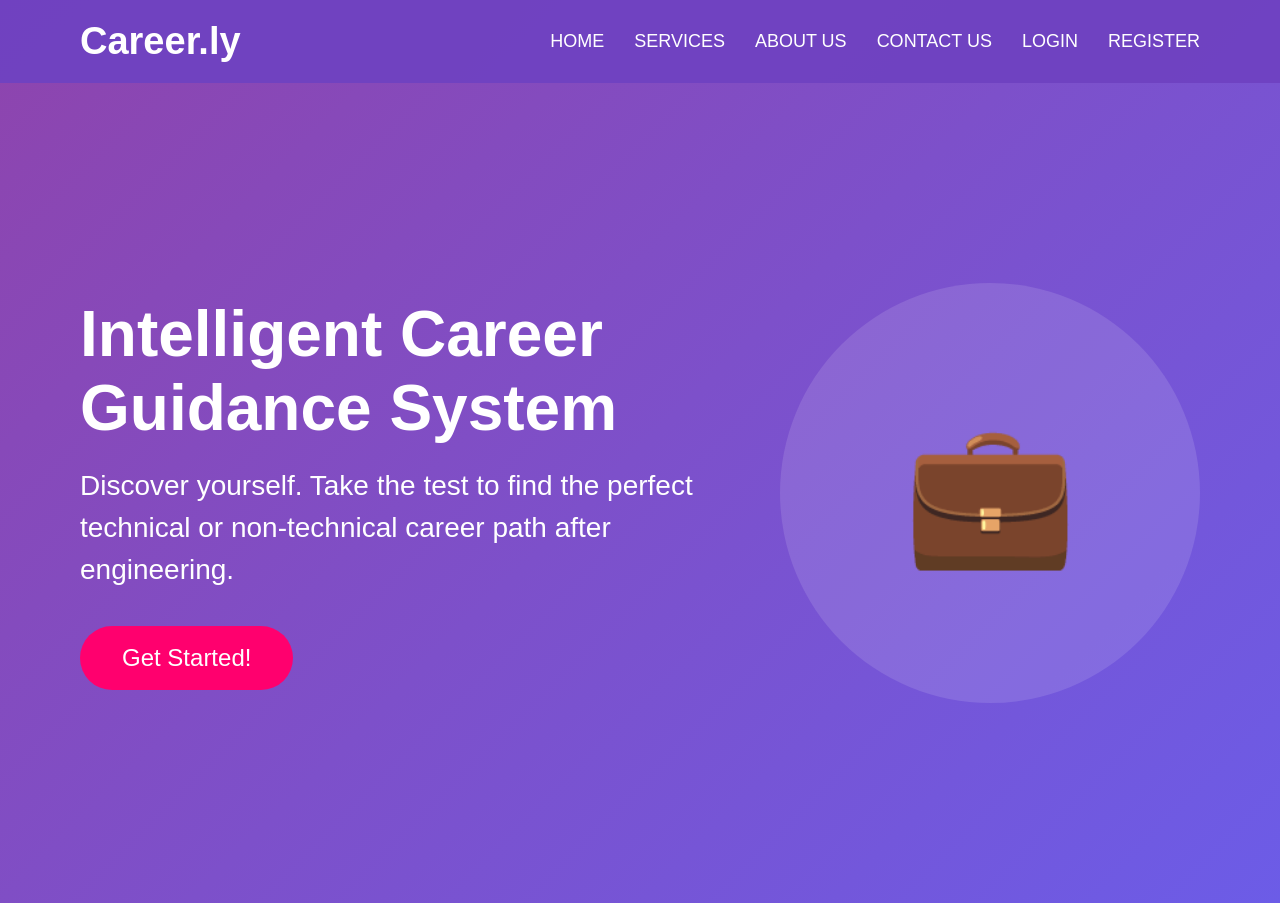
<file: frontend/index.html>
<!DOCTYPE html>
<html lang="en">
<head>
  <meta charset="UTF-8" />
  <meta name="viewport" content="width=device-width, initial-scale=1.0" />
  <title>Career.ly</title>
  <link rel="stylesheet" href="style.css" />
</head>
<body>
  <nav>
    <div class="logo">Career.ly</div>
    <ul>
      <li>HOME</li>
      <li>SERVICES</li>
      <li>ABOUT US</li>
      <li>CONTACT US</li>
      <li>LOGIN</li>
      <li>REGISTER</li>
    </ul>
  </nav>

  <section class="hero">
    <div class="left">
      <h1>Intelligent Career Guidance System</h1>
      <p>
        Discover yourself. Take the test to find the perfect technical or
        non-technical career path after engineering.
      </p>
      <button class="btn" onclick="startQuiz()">Get Started!</button>
    </div>

    <div class="right">💼</div>
  </section>
<script src="script.js"></script>
</body>
</html>
</file>
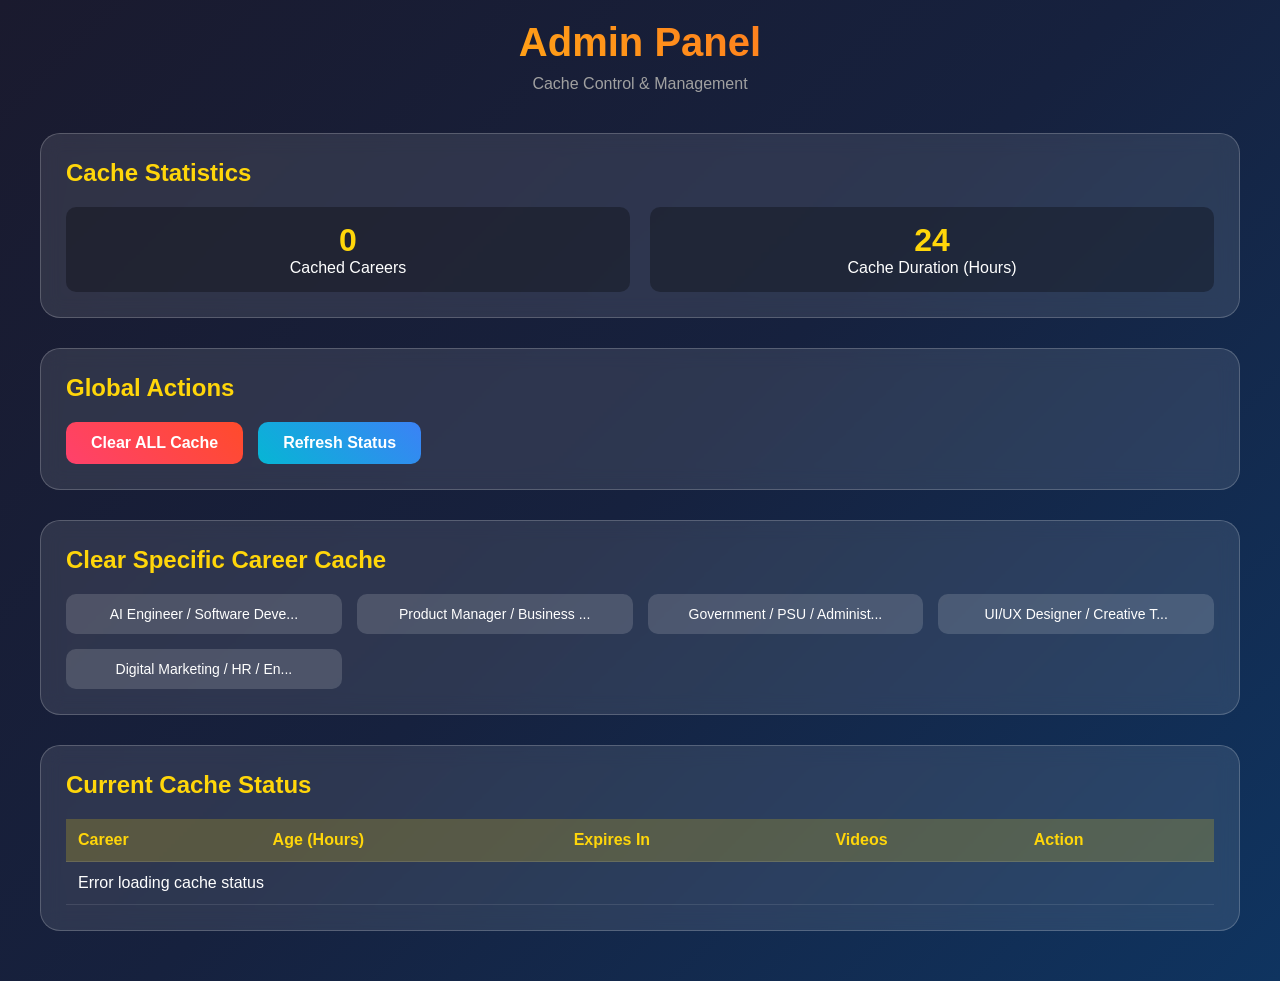
<file: frontend/admin.html>
<!DOCTYPE html>
<html lang="en">
<head>
    <meta charset="UTF-8">
    <meta name="viewport" content="width=device-width, initial-scale=1.0">
    <title>Admin Panel - Cache Control</title>
    <style>
        * {
            margin: 0;
            padding: 0;
            box-sizing: border-box;
        }
        
        body {
            font-family: 'Segoe UI', Tahoma, Geneva, Verdana, sans-serif;
            background: linear-gradient(135deg, #1a1a2e, #16213e, #0f3460);
            color: white;
            min-height: 100vh;
            padding: 20px;
        }
        
        .container {
            max-width: 1200px;
            margin: 0 auto;
        }
        
        h1 {
            text-align: center;
            margin-bottom: 10px;
            font-size: 2.5rem;
            background: linear-gradient(45deg, #ffd60a, #ff4b2b);
            -webkit-background-clip: text;
            -webkit-text-fill-color: transparent;
        }
        
        .subtitle {
            text-align: center;
            color: #a0a0a0;
            margin-bottom: 40px;
        }
        
        .card {
            background: rgba(255, 255, 255, 0.1);
            backdrop-filter: blur(10px);
            border-radius: 20px;
            padding: 25px;
            margin-bottom: 30px;
            border: 1px solid rgba(255, 255, 255, 0.2);
        }
        
        .card h2 {
            margin-bottom: 20px;
            color: #ffd60a;
        }
        
        .btn-group {
            display: flex;
            gap: 15px;
            flex-wrap: wrap;
        }
        
        .btn {
            padding: 12px 25px;
            border: none;
            border-radius: 10px;
            font-size: 16px;
            cursor: pointer;
            transition: all 0.3s ease;
            font-weight: bold;
        }
        
        .btn-danger {
            background: linear-gradient(45deg, #ff416c, #ff4b2b);
            color: white;
        }
        
        .btn-danger:hover {
            transform: scale(1.05);
            box-shadow: 0 5px 20px rgba(255, 75, 43, 0.5);
        }
        
        .btn-info {
            background: linear-gradient(45deg, #06b6d4, #3b82f6);
            color: white;
        }
        
        .btn-info:hover {
            transform: scale(1.05);
        }
        
        .career-grid {
            display: grid;
            grid-template-columns: repeat(auto-fill, minmax(250px, 1fr));
            gap: 15px;
            margin-top: 20px;
        }
        
        .career-btn {
            background: rgba(255, 255, 255, 0.15);
            padding: 12px;
            border: none;
            border-radius: 10px;
            color: white;
            cursor: pointer;
            transition: all 0.3s ease;
            font-size: 14px;
        }
        
        .career-btn:hover {
            background: rgba(255, 214, 10, 0.3);
            transform: translateY(-3px);
        }
        
        .status-table {
            width: 100%;
            border-collapse: collapse;
            margin-top: 15px;
        }
        
        .status-table th, .status-table td {
            padding: 12px;
            text-align: left;
            border-bottom: 1px solid rgba(255, 255, 255, 0.1);
        }
        
        .status-table th {
            background: rgba(255, 214, 10, 0.2);
            color: #ffd60a;
        }
        
        .message {
            position: fixed;
            bottom: 20px;
            right: 20px;
            padding: 15px 25px;
            border-radius: 10px;
            background: #00c853;
            color: white;
            animation: slideIn 0.3s ease;
            z-index: 1000;
        }
        
        .message.error {
            background: #ff416c;
        }
        
        @keyframes slideIn {
            from {
                transform: translateX(100%);
                opacity: 0;
            }
            to {
                transform: translateX(0);
                opacity: 1;
            }
        }
        
        .badge {
            display: inline-block;
            padding: 5px 10px;
            border-radius: 20px;
            font-size: 12px;
        }
        
        .badge-success {
            background: #00c853;
        }
        
        .badge-warning {
            background: #ff9800;
        }
        
        .stats {
            display: flex;
            gap: 20px;
            margin-top: 20px;
            flex-wrap: wrap;
        }
        
        .stat-card {
            background: rgba(0, 0, 0, 0.3);
            padding: 15px;
            border-radius: 10px;
            flex: 1;
            text-align: center;
        }
        
        .stat-number {
            font-size: 2rem;
            font-weight: bold;
            color: #ffd60a;
        }
    </style>
</head>
<body>
    <div class="container">
        <h1> Admin Panel</h1>
        <div class="subtitle">Cache Control & Management</div>
        
        <div class="card">
            <h2> Cache Statistics</h2>
            <div class="stats" id="stats">
                <div class="stat-card">
                    <div class="stat-number" id="cacheSize">0</div>
                    <div>Cached Careers</div>
                </div>
                <div class="stat-card">
                    <div class="stat-number" id="cacheDuration">24</div>
                    <div>Cache Duration (Hours)</div>
                </div>
            </div>
        </div>
        
        <div class="card">
            <h2> Global Actions</h2>
            <div class="btn-group">
                <button class="btn btn-danger" onclick="refreshAllCache()">
                    Clear ALL Cache
                </button>
                <button class="btn btn-info" onclick="loadCacheStatus()">
                     Refresh Status
                </button>
            </div>
        </div>
        
        <div class="card">
            <h2> Clear Specific Career Cache</h2>
            <div class="career-grid" id="careerList"></div>
        </div>
        
        <div class="card">
            <h2> Current Cache Status</h2>
            <div id="cacheStatus">
                <table class="status-table">
                    <thead>
                        <tr><th>Career</th><th>Age (Hours)</th><th>Expires In</th><th>Videos</th><th>Action</th></tr>
                    </thead>
                    <tbody id="cacheTableBody">
                        <tr><td colspan="5">Loading...</td></tr>
                    </tbody>
                </table>
            </div>
        </div>
    </div>
    
    <script>
        const careers = [
            "AI Engineer / Software Developer",
            "Product Manager / Business Analyst",
            "Government / PSU / Administrative Roles",
            "UI/UX Designer / Creative Technologist",
            "Digital Marketing / HR / Entrepreneurship"
        ];
        
        function loadCareerButtons() {
            const container = document.getElementById("careerList");
            container.innerHTML = "";
            
            careers.forEach(career => {
                const btn = document.createElement("button");
                btn.className = "career-btn";
                btn.innerText = career.length > 30 ? career.substring(0, 27) + "..." : career;
                btn.title = career;
                btn.onclick = () => refreshCareerCache(career);
                container.appendChild(btn);
            });
        }
        
        function showMessage(msg, isError = false) {
            const messageDiv = document.createElement("div");
            messageDiv.className = "message" + (isError ? " error" : "");
            messageDiv.innerText = msg;
            document.body.appendChild(messageDiv);
            setTimeout(() => messageDiv.remove(), 3000);
        }
        
        async function refreshAllCache() {
            if (!confirm(" Are you sure? This will clear ALL cached videos for all careers!")) return;
            
            try {
                let res = await fetch("http://127.0.0.1:5000/admin/refresh-cache", { method: "POST" });
                let data = await res.json();
                if (data.success) {
                    showMessage("Success: " + data.message);
                    loadCacheStatus();
                } else {
                    showMessage(" Failed: " + data.message, true);
                }
            } catch (error) {
                showMessage(" Error: " + error.message, true);
            }
        }
        
        async function refreshCareerCache(career) {
            if (!confirm(` Clear cache for "${career}"? Next request will fetch fresh videos.`)) return;
            
            try {
                let res = await fetch(`http://127.0.0.1:5000/admin/refresh-cache/${encodeURIComponent(career)}`, { method: "POST" });
                let data = await res.json();
                if (data.success) {
                    showMessage("Success: " + data.message);
                    loadCacheStatus();
                } else {
                    showMessage("Error:" + data.message, true);
                }
            } catch (error) {
                showMessage(" Error: " + error.message, true);
            }
        }
        
        async function loadCacheStatus() {
            try {
                let res = await fetch("http://127.0.0.1:5000/admin/cache-status");
                let data = await res.json();
                
                document.getElementById("cacheSize").innerText = data.cache_size;
                document.getElementById("cacheDuration").innerText = data.cache_duration_hours;
                
                const tbody = document.getElementById("cacheTableBody");
                tbody.innerHTML = "";
                
                if (data.cache_size === 0) {
                    tbody.innerHTML = '<tr><td colspan="5">No cached data found. Users need to search first!</td></tr>';
                } else {
                    for (const [career, info] of Object.entries(data.items)) {
                        const row = tbody.insertRow();
                        row.insertCell(0).innerText = career.length > 40 ? career.substring(0, 37) + "..." : career;
                        row.insertCell(1).innerText = info.age_hours + " hrs";
                        row.insertCell(2).innerHTML = info.expires_in_hours > 0 ? 
                            `<span class="badge badge-success">${info.expires_in_hours} hrs</span>` : 
                            `<span class="badge badge-warning">Expired</span>`;
                        row.insertCell(3).innerText = info.videos_count;
                        
                        const actionCell = row.insertCell(4);
                        const clearBtn = document.createElement("button");
                        clearBtn.innerText = "Clear";
                        clearBtn.style.background = "#ff416c";
                        clearBtn.style.border = "none";
                        clearBtn.style.padding = "5px 10px";
                        clearBtn.style.borderRadius = "5px";
                        clearBtn.style.cursor = "pointer";
                        clearBtn.style.color = "white";
                        clearBtn.onclick = () => refreshCareerCache(career);
                        actionCell.appendChild(clearBtn);
                    }
                }
            } catch (error) {
                console.error("Error loading cache status:", error);
                document.getElementById("cacheTableBody").innerHTML = '<tr><td colspan="5">Error loading cache status</td></tr>';
            }
        }
        
        loadCareerButtons();
        loadCacheStatus();
        setInterval(loadCacheStatus, 10000);
    </script>
</body>
</html>
</file>
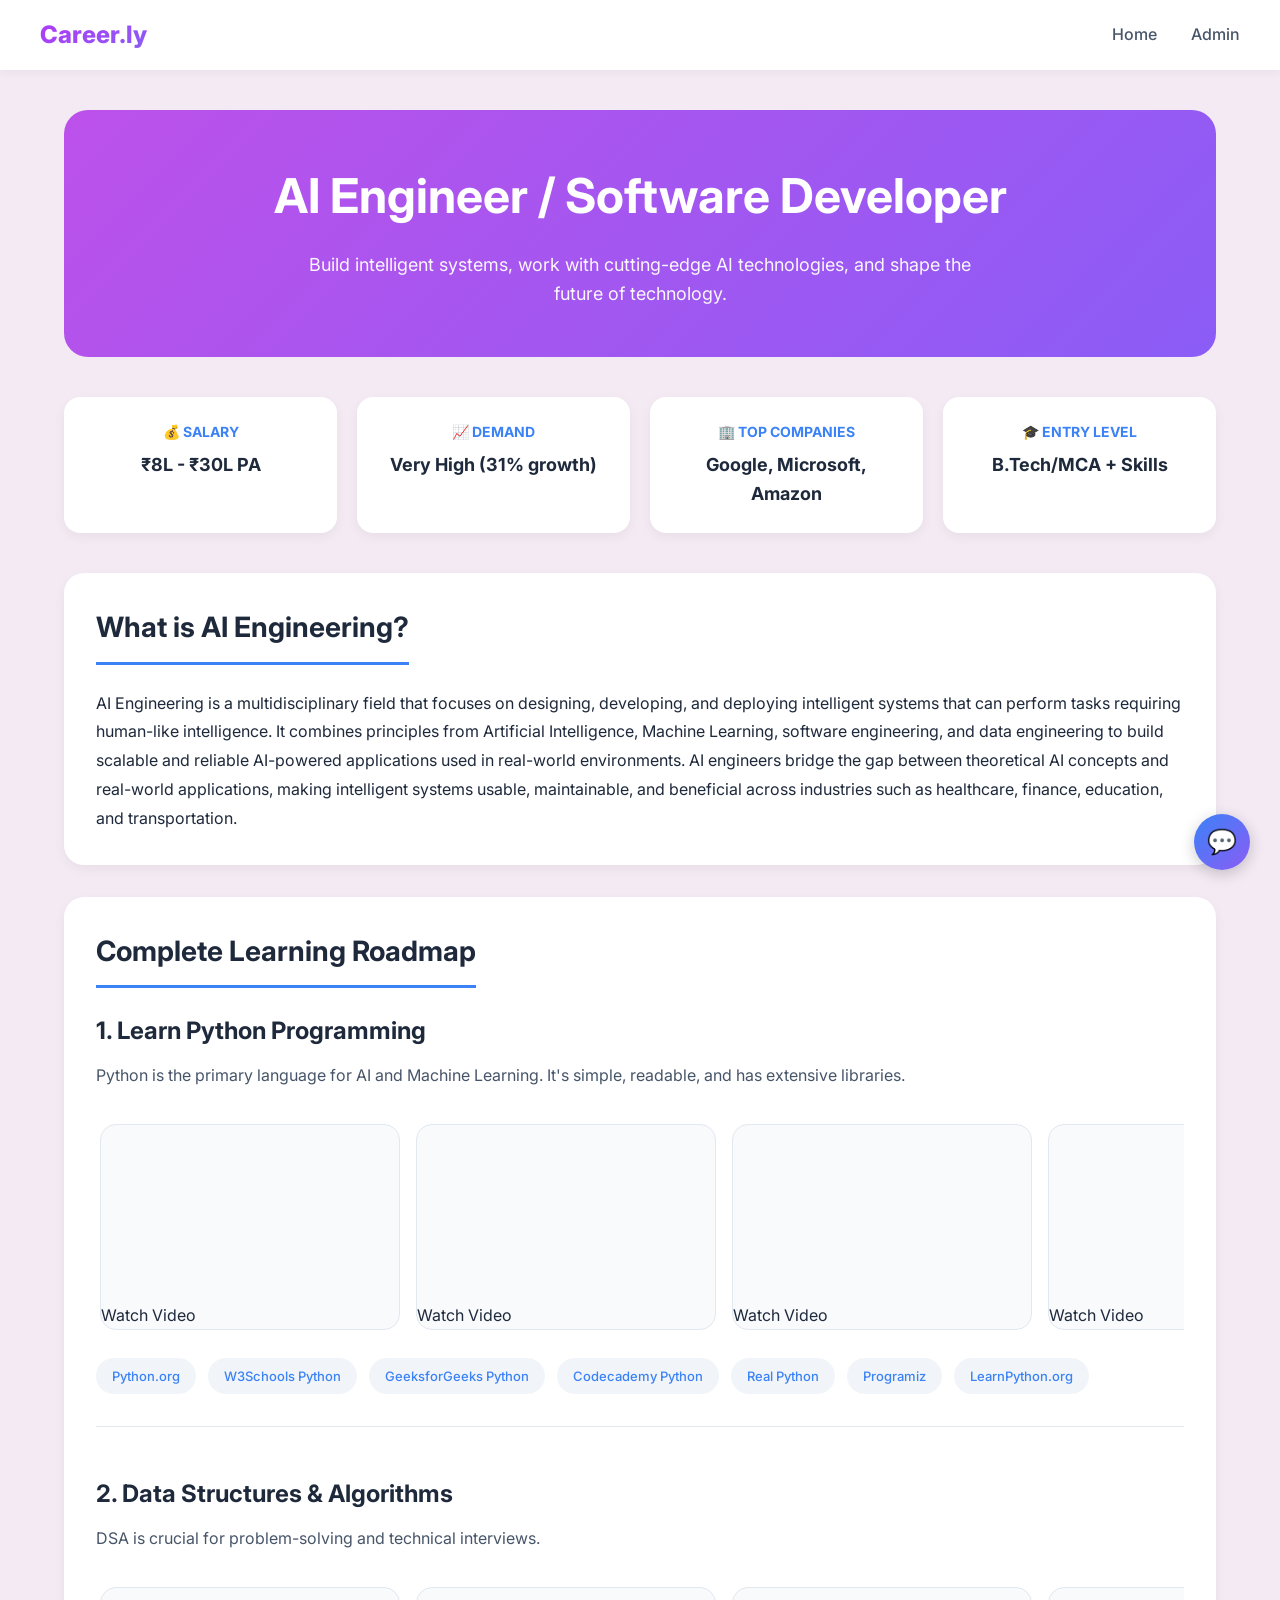
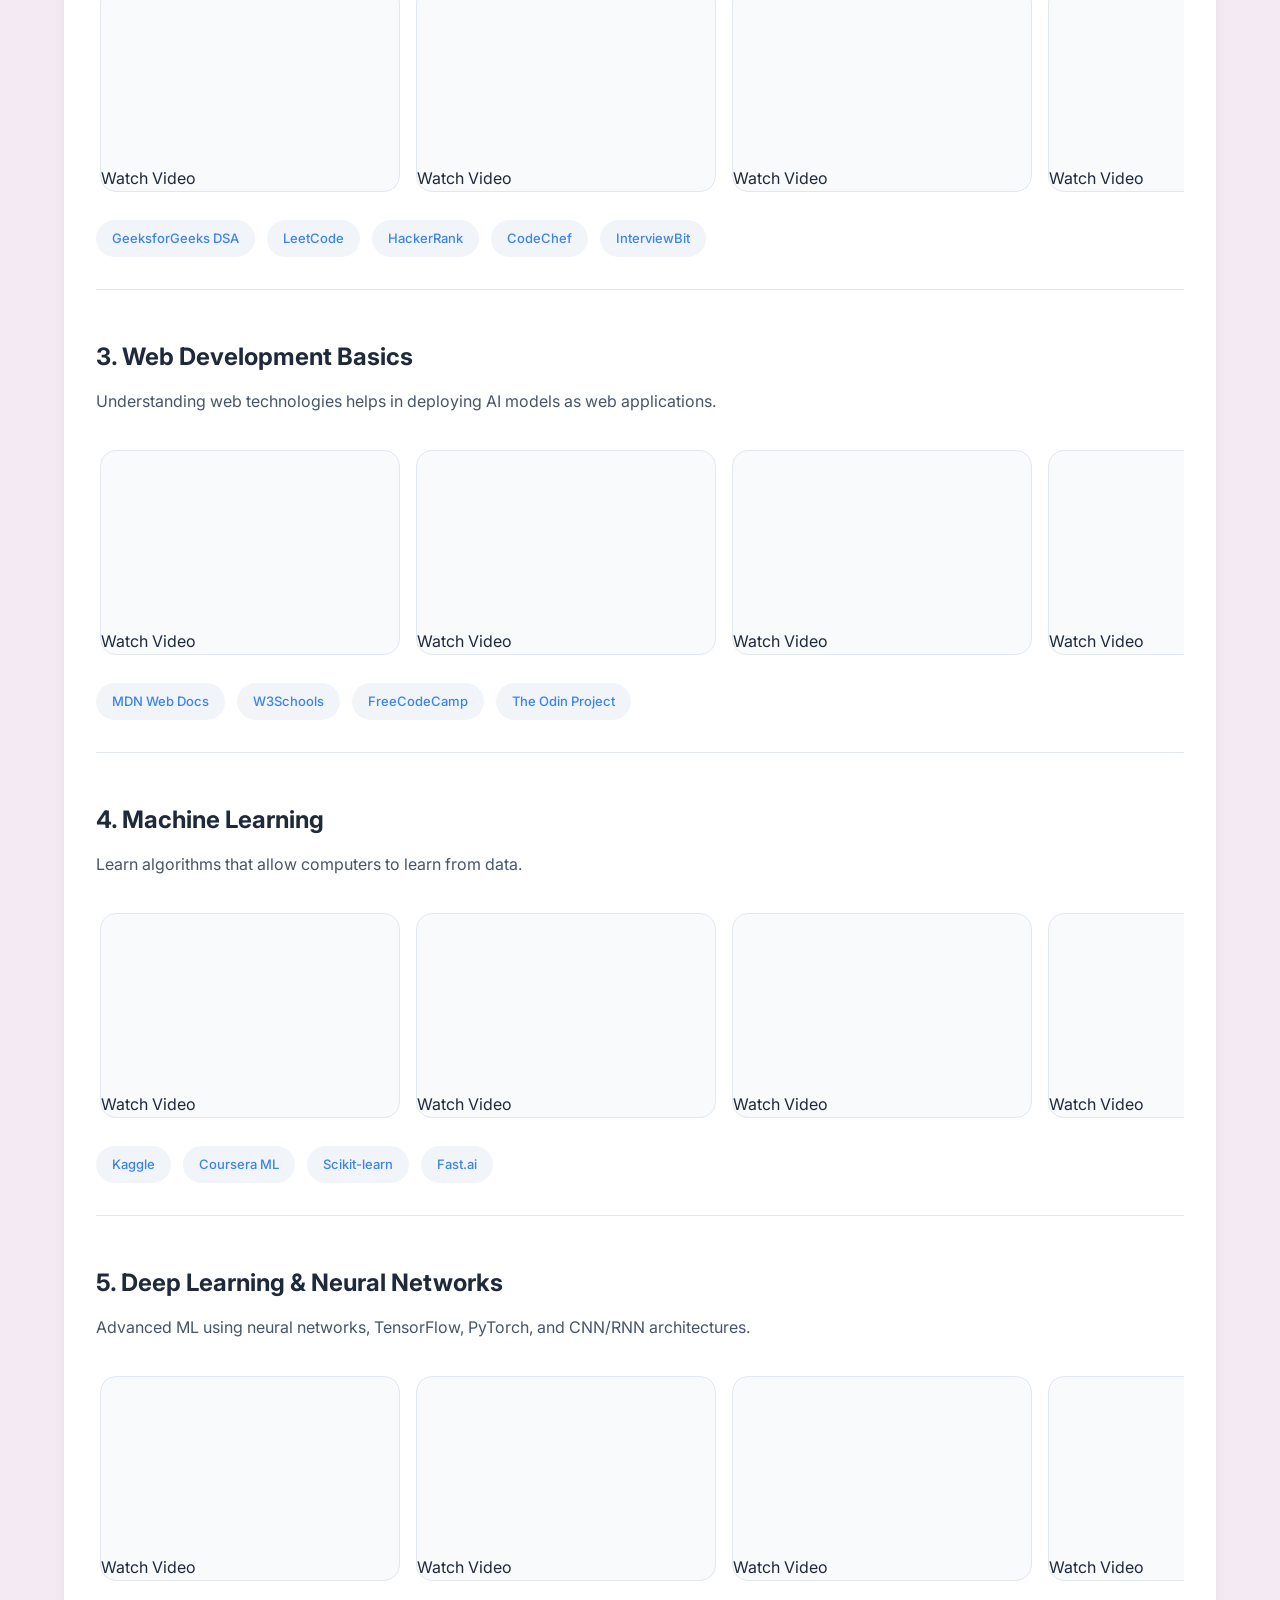
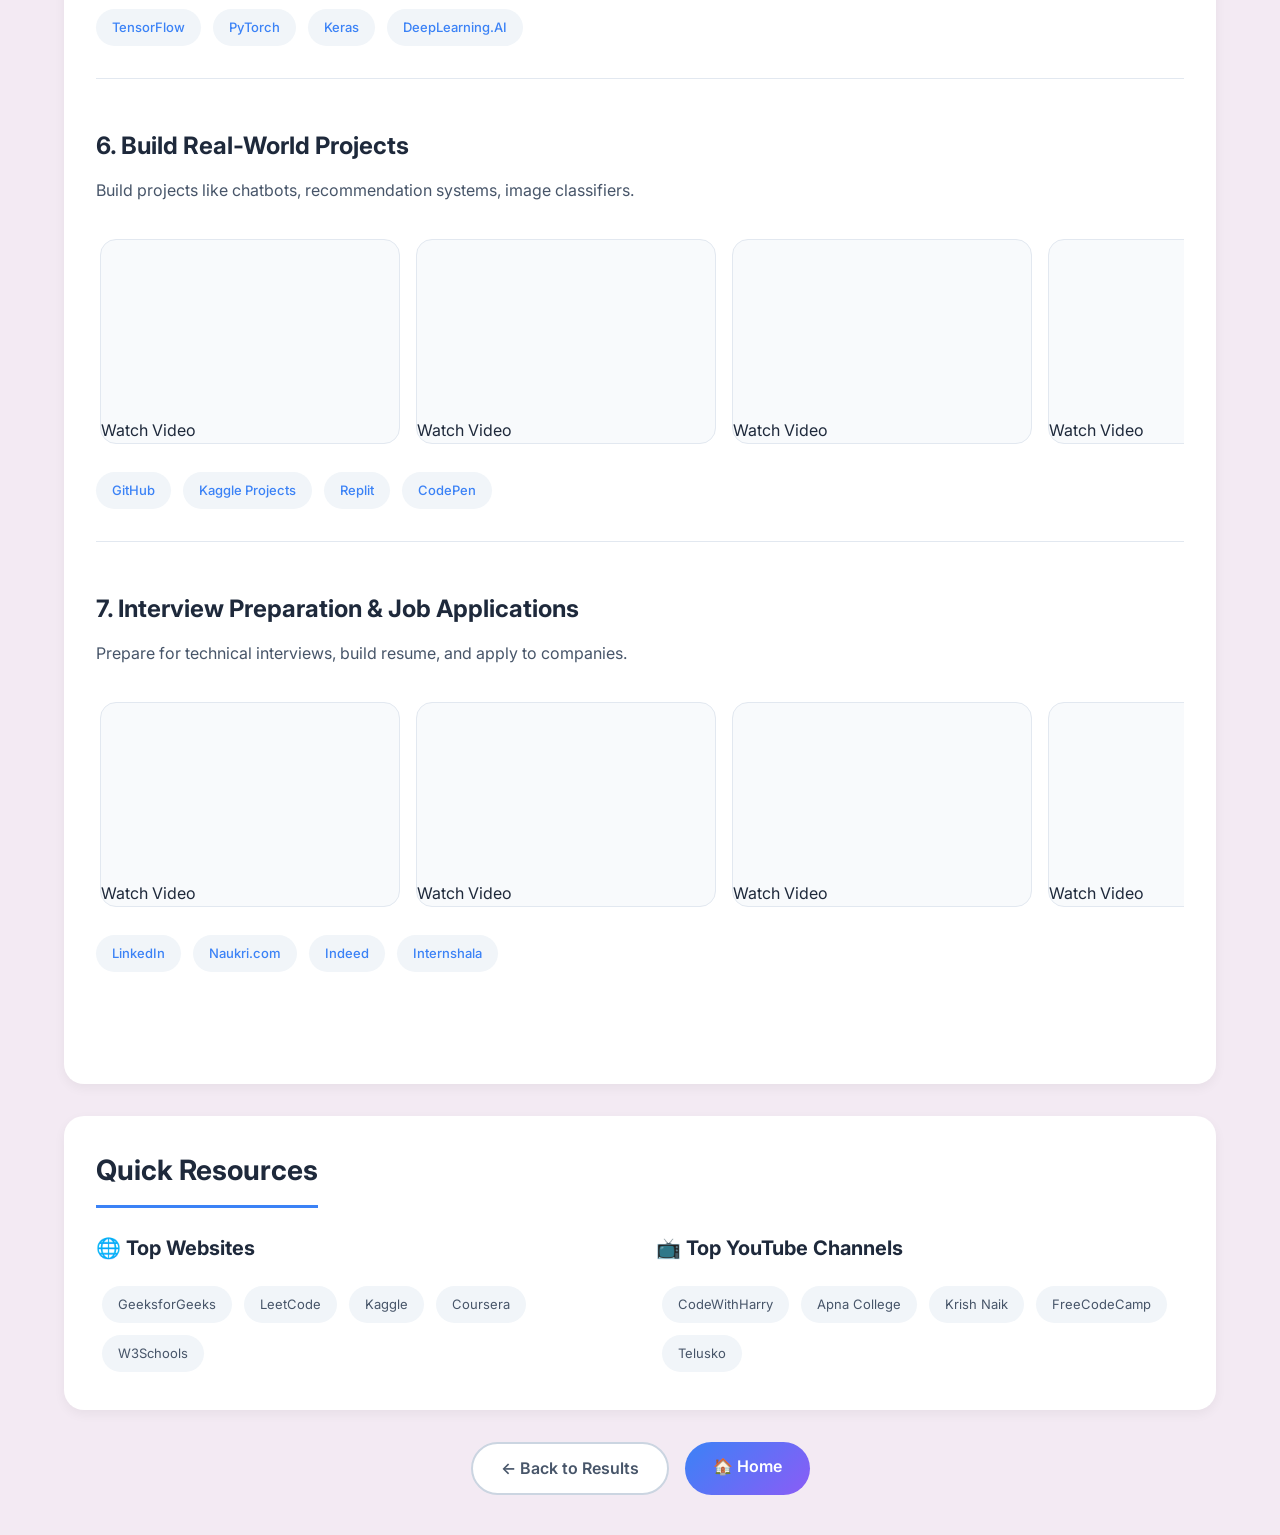
<file: frontend/career_ai_engineer.html>
<!DOCTYPE html>
<html lang="en">
<head>
    <meta charset="UTF-8">
    <meta name="viewport" content="width=device-width, initial-scale=1.0">
    <title>AI Engineer Career Guide</title>
    <link href="https://fonts.googleapis.com/css2?family=Inter:wght@300;400;500;600;700;800&display=swap" rel="stylesheet">
    <style>
        * { margin: 0; padding: 0; box-sizing: border-box; }
        body { font-family: 'Inter', sans-serif; background: #f3eaf3; color: #1e293b; line-height: 1.6; }
        
        .navbar {
            background: white;
            padding: 16px 40px;
            display: flex;
            justify-content: space-between;
            align-items: center;
            box-shadow: 0 2px 10px rgba(0,0,0,0.05);
            position: sticky;
            top: 0;
            z-index: 100;
        }
        .logo { font-size: 24px; font-weight: 800; background: linear-gradient(135deg, #ae3bf6, #8b5cf6); -webkit-background-clip: text; -webkit-text-fill-color: transparent; }
        .nav-links a { color: #475569; text-decoration: none; margin-left: 30px; font-weight: 500; transition: 0.3s; }
        .nav-links a:hover { color: #d73bf6; }
        
        .container { max-width: 1200px; margin: 0 auto; padding: 40px 24px; }
        
        .hero {
            background: linear-gradient(135deg, #bc51ea, #8b5cf6);
            border-radius: 24px;
            padding: 48px;
            color: white;
            margin-bottom: 40px;
            text-align: center;
        }
        .hero h1 { font-size: 48px; margin-bottom: 16px; }
        .hero p { font-size: 18px; opacity: 0.95; max-width: 700px; margin: 0 auto; }
        
        .info-grid { display: grid; grid-template-columns: repeat(4, 1fr); gap: 20px; margin-bottom: 40px; }
        .info-card {
            background: white;
            padding: 24px;
            border-radius: 16px;
            text-align: center;
            box-shadow: 0 4px 12px rgba(0,0,0,0.05);
        }
        .info-card h4 { font-size: 14px; color: #3b82f6; margin-bottom: 8px; text-transform: uppercase; }
        .info-card p { font-size: 18px; font-weight: 700; color: #1e293b; }
        
        .section {
            background: white;
            border-radius: 20px;
            padding: 32px;
            margin-bottom: 32px;
            box-shadow: 0 4px 12px rgba(0,0,0,0.05);
        }
        .section h2 {
            font-size: 28px;
            margin-bottom: 24px;
            padding-bottom: 12px;
            border-bottom: 3px solid #3b82f6;
            display: inline-block;
        }
        
        .roadmap-item {
            margin-bottom: 48px;
            padding-bottom: 32px;
            border-bottom: 1px solid #e2e8f0;
        }
        .roadmap-item:last-child { border-bottom: none; }
        .step-title { font-size: 24px; font-weight: 700; color: #1e293b; margin-bottom: 12px; }
        .step-desc { color: #475569; margin-bottom: 20px; }
        
        .video-scroll {
            display: flex;
            overflow-x: auto;
            gap: 16px;
            padding: 16px 4px;
            scrollbar-width: thin;
        }
        .video-scroll::-webkit-scrollbar { height: 6px; }
        .video-scroll::-webkit-scrollbar-track { background: #e2e8f0; border-radius: 10px; }
        .video-scroll::-webkit-scrollbar-thumb { background: #3b82f6; border-radius: 10px; }
        
        .video-card {
            min-width: 300px;
            width: 300px;
            background: #f8fafc;
            border-radius: 16px;
            overflow: hidden;
            transition: 0.3s;
            border: 1px solid #e2e8f0;
        }
        .video-card:hover { transform: translateY(-4px); box-shadow: 0 12px 24px rgba(0,0,0,0.1); }
        .video-card iframe { width: 100%; height: 170px; border: none; }
        .video-card .title { padding: 12px; font-size: 13px; font-weight: 500; color: #1e293b; }
        
        .website-list { display: flex; flex-wrap: wrap; gap: 12px; margin-top: 12px; }
        .website-list a {
            background: #f1f5f9;
            padding: 8px 16px;
            border-radius: 30px;
            text-decoration: none;
            color: #3b82f6;
            font-size: 13px;
            font-weight: 500;
            transition: 0.2s;
        }
        .website-list a:hover { background: #3b82f6; color: white; }
        
        .quick-grid { display: grid; grid-template-columns: 1fr 1fr; gap: 32px; }
        .quick-category h3 { font-size: 20px; margin-bottom: 16px; color: #1e293b; }
        .badge-link {
            display: inline-block;
            background: #f1f5f9;
            padding: 8px 16px;
            border-radius: 30px;
            text-decoration: none;
            color: #475569;
            font-size: 13px;
            margin: 6px;
            transition: 0.2s;
        }
        .badge-link:hover { background: #3b82f6; color: white; }
        
        .btn-group { display: flex; gap: 16px; justify-content: center; margin-top: 32px; }
        .btn {
            padding: 12px 28px;
            border-radius: 40px;
            text-decoration: none;
            font-weight: 600;
            transition: 0.3s;
        }
        .btn-primary { background: linear-gradient(135deg, #3b82f6, #8b5cf6); color: white; }
        .btn-primary:hover { transform: translateY(-2px); box-shadow: 0 8px 20px rgba(59,130,246,0.3); }
        .btn-outline { border: 2px solid #cbd5e1; color: #475569; background: white; }
        .btn-outline:hover { border-color: #3b82f6; color: #3b82f6; }
        
        .chat-fab {
            position: fixed;
            bottom: 30px;
            right: 30px;
            width: 56px;
            height: 56px;
            background: linear-gradient(135deg, #3b82f6, #8b5cf6);
            border-radius: 50%;
            display: flex;
            align-items: center;
            justify-content: center;
            cursor: pointer;
            box-shadow: 0 4px 15px rgba(0,0,0,0.2);
            font-size: 24px;
            transition: 0.3s;
        }
        .chat-fab:hover { transform: scale(1.1); }
        
        @media (max-width: 768px) {
            .info-grid { grid-template-columns: 1fr 1fr; }
            .quick-grid { grid-template-columns: 1fr; }
            .hero h1 { font-size: 32px; }
            .navbar { padding: 16px 20px; }
        }
    </style>
</head>
<body>
    <div class="navbar">
        <div class="logo">Career.ly</div>
        <div class="nav-links">
            <a href="/">Home</a>
            <a href="/admin">Admin</a>
        </div>
    </div>

    <div class="container">
        <div class="hero">
            <h1> AI Engineer / Software Developer</h1>
            <p>Build intelligent systems, work with cutting-edge AI technologies, and shape the future of technology.</p>
        </div>

        <div class="info-grid">
            <div class="info-card"><h4>💰 Salary</h4><p>₹8L - ₹30L PA</p></div>
            <div class="info-card"><h4>📈 Demand</h4><p>Very High (31% growth)</p></div>
            <div class="info-card"><h4>🏢 Top Companies</h4><p>Google, Microsoft, Amazon</p></div>
            <div class="info-card"><h4>🎓 Entry Level</h4><p>B.Tech/MCA + Skills</p></div>
        </div>

        <div class="section">
            <h2> What is AI Engineering?</h2>
            <p style="font-size: 16px; line-height: 1.8;">AI Engineering is a multidisciplinary field that focuses on designing, developing, and deploying intelligent systems that can perform tasks requiring human-like intelligence. It combines principles from Artificial Intelligence, Machine Learning, software engineering, and data engineering to build scalable and reliable AI-powered applications used in real-world environments. AI engineers bridge the gap between theoretical AI concepts and real-world applications, making intelligent systems usable, maintainable, and beneficial across industries such as healthcare, finance, education, and transportation.</p>
        </div>

        <div class="section">
            <h2> Complete Learning Roadmap</h2>
            
            <div class="roadmap-item">
                <div class="step-title">1. Learn Python Programming</div>
                <div class="step-desc">Python is the primary language for AI and Machine Learning. It's simple, readable, and has extensive libraries.</div>
                <div class="video-scroll" id="pythonVideos"></div>
                <div class="website-list" id="pythonWebsites"></div>
            </div>

            <div class="roadmap-item">
                <div class="step-title">2. Data Structures & Algorithms</div>
                <div class="step-desc">DSA is crucial for problem-solving and technical interviews.</div>
                <div class="video-scroll" id="dsaVideos"></div>
                <div class="website-list" id="dsaWebsites"></div>
            </div>

            <div class="roadmap-item">
                <div class="step-title">3. Web Development Basics</div>
                <div class="step-desc">Understanding web technologies helps in deploying AI models as web applications.</div>
                <div class="video-scroll" id="webVideos"></div>
                <div class="website-list" id="webWebsites"></div>
            </div>

            <div class="roadmap-item">
                <div class="step-title">4. Machine Learning</div>
                <div class="step-desc">Learn algorithms that allow computers to learn from data.</div>
                <div class="video-scroll" id="mlVideos"></div>
                <div class="website-list" id="mlWebsites"></div>
            </div>

            <div class="roadmap-item">
                <div class="step-title">5. Deep Learning & Neural Networks</div>
                <div class="step-desc">Advanced ML using neural networks, TensorFlow, PyTorch, and CNN/RNN architectures.</div>
                <div class="video-scroll" id="dlVideos"></div>
                <div class="website-list" id="dlWebsites"></div>
            </div>

            <div class="roadmap-item">
                <div class="step-title">6. Build Real-World Projects</div>
                <div class="step-desc">Build projects like chatbots, recommendation systems, image classifiers.</div>
                <div class="video-scroll" id="projectVideos"></div>
                <div class="website-list" id="projectWebsites"></div>
            </div>

            <div class="roadmap-item">
                <div class="step-title">7. Interview Preparation & Job Applications</div>
                <div class="step-desc">Prepare for technical interviews, build resume, and apply to companies.</div>
                <div class="video-scroll" id="jobVideos"></div>
                <div class="website-list" id="jobWebsites"></div>
            </div>
        </div>

        <div class="section">
            <h2> Quick Resources</h2>
            <div class="quick-grid">
                <div class="quick-category">
                    <h3>🌐 Top Websites</h3>
                    <div id="quickWebsites"></div>
                </div>
                <div class="quick-category">
                    <h3>📺 Top YouTube Channels</h3>
                    <div id="quickYoutube"></div>
                </div>
            </div>
        </div>

        <div class="btn-group">
            <a href="result.html" class="btn btn-outline">← Back to Results</a>
            <a href="/" class="btn btn-primary">🏠 Home</a>
        </div>
    </div>

    <div class="chat-fab" onclick="window.location.href='/chat'">💬</div>
    

    <script>
        const resources = {
            python: {
                videos: [
                    "https://www.youtube.com/watch?v=gfDE2a7MKjA",
                    "https://www.youtube.com/watch?v=Z1Yd7upQsXY",
                   "https://www.youtube.com/watch?v=rfscVS0vtbw",
                   "https://www.youtube.com/watch?v=7wnove7K-ZQ",
                ],
                websites: [
                    {name: "Python.org", link: "https://www.python.org/"},
                    {name: "W3Schools Python", link: "https://www.w3schools.com/python/"},
                    {name: "GeeksforGeeks Python", link: "https://www.geeksforgeeks.org/python-programming-language/"},
                    {name: "Codecademy Python", link: "https://www.codecademy.com/learn/learn-python-3"},
                    {name: "Real Python", link: "https://realpython.com/"},
                    {name: "Programiz", link: "https://www.programiz.com/python-programming"},
                    {name: "LearnPython.org", link: "https://www.learnpython.org/"}
                ]
            },
            dsa: {
                videos: [
                    "https://www.youtube.com/watch?v=RBSGKlAvoiM",
                    "https://www.youtube.com/watch?v=8hly31xKli0",
                    "https://www.youtube.com/watch?v=WQoB2z67hvY",
                    "https://www.youtube.com/watch?v=HtSuA80QTyo",
                ],
                websites: [
                    {name: "GeeksforGeeks DSA", link: "https://www.geeksforgeeks.org/data-structures/"},
                    {name: "LeetCode", link: "https://leetcode.com/"},
                    {name: "HackerRank", link: "https://www.hackerrank.com/"},
                    {name: "CodeChef", link: "https://www.codechef.com/"},
                    {name: "InterviewBit", link: "https://www.interviewbit.com/"}
                ]
            },
            web: {
                videos: [
                    "https://www.youtube.com/embed/6mbwJ2xhgzM",
                    "https://www.youtube.com/embed/HcOc7P5BMi4",
                    "https://www.youtube.com/embed/Q33KBiDriJY",
                    "https://www.youtube.com/embed/1iysNUrI3lw",
                ],
                websites: [
                    {name: "MDN Web Docs", link: "https://developer.mozilla.org/"},
                    {name: "W3Schools", link: "https://www.w3schools.com/"},
                    {name: "FreeCodeCamp", link: "https://www.freecodecamp.org/"},
                    {name: "The Odin Project", link: "https://www.theodinproject.com/"}
                ]
            },
            ml: {
                videos: [
                    "https://www.youtube.com/embed/GwIo3gDZCVQ",
                    "https://www.youtube.com/embed/aircAruvnKk",
                    "https://www.youtube.com/embed/ukzFI9rgwfU",
                    "https://www.youtube.com/embed/OGxgnH8y2NM"
                ],
                websites: [
                    {name: "Kaggle", link: "https://www.kaggle.com/"},
                    {name: "Coursera ML", link: "https://www.coursera.org/learn/machine-learning"},
                    {name: "Scikit-learn", link: "https://scikit-learn.org/"},
                    {name: "Fast.ai", link: "https://www.fast.ai/"}
                ]
            },
            dl: {
                videos: [
                    "https://www.youtube.com/watch?v=qFJeN9V1ZsI",
                    "https://www.youtube.com/watch?v=cKxRvEZd3Mw",
                    "https://www.youtube.com/watch?v=IHZwWFHWa-w",
                    "https://www.youtube.com/embed/2dH_qjc9mFg",
                ],
                websites: [
                    {name: "TensorFlow", link: "https://www.tensorflow.org/"},
                    {name: "PyTorch", link: "https://pytorch.org/"},
                    {name: "Keras", link: "https://keras.io/"},
                    {name: "DeepLearning.AI", link: "https://www.deeplearning.ai/"}
                ]
            },
            projects: {
                videos: [
                    "https://www.youtube.com/embed/O2UmHpNlwUw",
                    "https://www.youtube.com/embed/Ji3_VX80YJg",
                    "https://www.youtube.com/embed/jaYN-iwgw2g",
                    "https://www.youtube.com/embed/E8zpgNPx8jE",
                ],
                websites: [
                    {name: "GitHub", link: "https://github.com/"},
                    {name: "Kaggle Projects", link: "https://www.kaggle.com/"},
                    {name: "Replit", link: "https://replit.com/"},
                    {name: "CodePen", link: "https://codepen.io/"}
                ]
            },
            jobs: {
                videos: [
                    "https://www.youtube.com/embed/gDN7cJ3Rt80",
                    "https://www.youtube.com/embed/oD5J1a3XU48",
                    "https://www.youtube.com/embed/sCsmSPthGRg",
                    "https://www.youtube.com/embed/5kL56RLcXVU",
                ],
                websites: [
                    {name: "LinkedIn", link: "https://www.linkedin.com/jobs/"},
                    {name: "Naukri.com", link: "https://www.naukri.com/"},
                    {name: "Indeed", link: "https://www.indeed.com/"},
                    {name: "Internshala", link: "https://internshala.com/"}
                ]
            },
            quickWebsites: [
                {name: "GeeksforGeeks", link: "https://www.geeksforgeeks.org/"},
                {name: "LeetCode", link: "https://leetcode.com/"},
                {name: "Kaggle", link: "https://www.kaggle.com/"},
                {name: "Coursera", link: "https://www.coursera.org/"},
                {name: "W3Schools", link: "https://www.w3schools.com/"}
            ],
            quickYoutube: [
                {name: "CodeWithHarry", link: "https://www.youtube.com/@CodeWithHarry"},
                {name: "Apna College", link: "https://www.youtube.com/@ApnaCollegeOfficial"},
                {name: "Krish Naik", link: "https://www.youtube.com/@krishnaik06"},
                {name: "FreeCodeCamp", link: "https://www.youtube.com/@freecodecamp"},
                {name: "Telusko", link: "https://www.youtube.com/@Telusko"}
            ]
        };

        function loadVideos(containerId, videoUrls) {
            const container = document.getElementById(containerId);
            if (!container) return;
            container.innerHTML = "";
            
            videoUrls.forEach(videoUrl => {
                let videoId = videoUrl;
                if (videoUrl.includes("youtube.com/embed/")) {
                    videoId = videoUrl.split("/embed/")[1].split("?")[0];
                } else if (videoUrl.includes("watch?v=")) {
                    videoId = videoUrl.split("watch?v=")[1].split("&")[0];
                }
                
                const card = document.createElement("div");
                card.className = "video-card";
                card.innerHTML = `
                    <iframe 
                        src="https://www.youtube-nocookie.com/embed/${videoId}"
                        width="100%" 
                        height="180" 
                        frameborder="0"
                        referrerpolicy="strict-origin-when-cross-origin"
                        allow="accelerometer; autoplay; clipboard-write; encrypted-media; gyroscope; picture-in-picture; web-share"
                        allowfullscreen>
                    </iframe>
                    <div class="video-title">Watch Video</div>
                `;
                container.appendChild(card);
            });
        }

        function loadWebsites(containerId, websites) {
            const container = document.getElementById(containerId);
            if (!container) return;
            container.innerHTML = "";
            websites.forEach(site => {
                const link = document.createElement("a");
                link.href = site.link;
                link.target = "_blank";
                link.textContent = site.name;
                container.appendChild(link);
            });
        }

        function loadQuickLinks() {
            const webContainer = document.getElementById("quickWebsites");
            if (webContainer) {
                webContainer.innerHTML = "";
                resources.quickWebsites.forEach(site => {
                    const link = document.createElement("a");
                    link.className = "badge-link";
                    link.href = site.link;
                    link.target = "_blank";
                    link.textContent = site.name;
                    webContainer.appendChild(link);
                });
            }
            
            const ytContainer = document.getElementById("quickYoutube");
            if (ytContainer) {
                ytContainer.innerHTML = "";
                resources.quickYoutube.forEach(channel => {
                    const link = document.createElement("a");
                    link.className = "badge-link";
                    link.href = channel.link;
                    link.target = "_blank";
                    link.textContent = channel.name;
                    ytContainer.appendChild(link);
                });
            }
        }

        // Function calls - YEHI SABSE IMPORTANT HAI
        loadVideos("pythonVideos", resources.python.videos);
        loadWebsites("pythonWebsites", resources.python.websites);
        loadVideos("dsaVideos", resources.dsa.videos);
        loadWebsites("dsaWebsites", resources.dsa.websites);
        loadVideos("webVideos", resources.web.videos);
        loadWebsites("webWebsites", resources.web.websites);
        loadVideos("mlVideos", resources.ml.videos);
        loadWebsites("mlWebsites", resources.ml.websites);
        loadVideos("dlVideos", resources.dl.videos);
        loadWebsites("dlWebsites", resources.dl.websites);
        loadVideos("projectVideos", resources.projects.videos);
        loadWebsites("projectWebsites", resources.projects.websites);
        loadVideos("jobVideos", resources.jobs.videos);
        loadWebsites("jobWebsites", resources.jobs.websites);
        loadQuickLinks();
    </script>
</body>
</html>
</file>
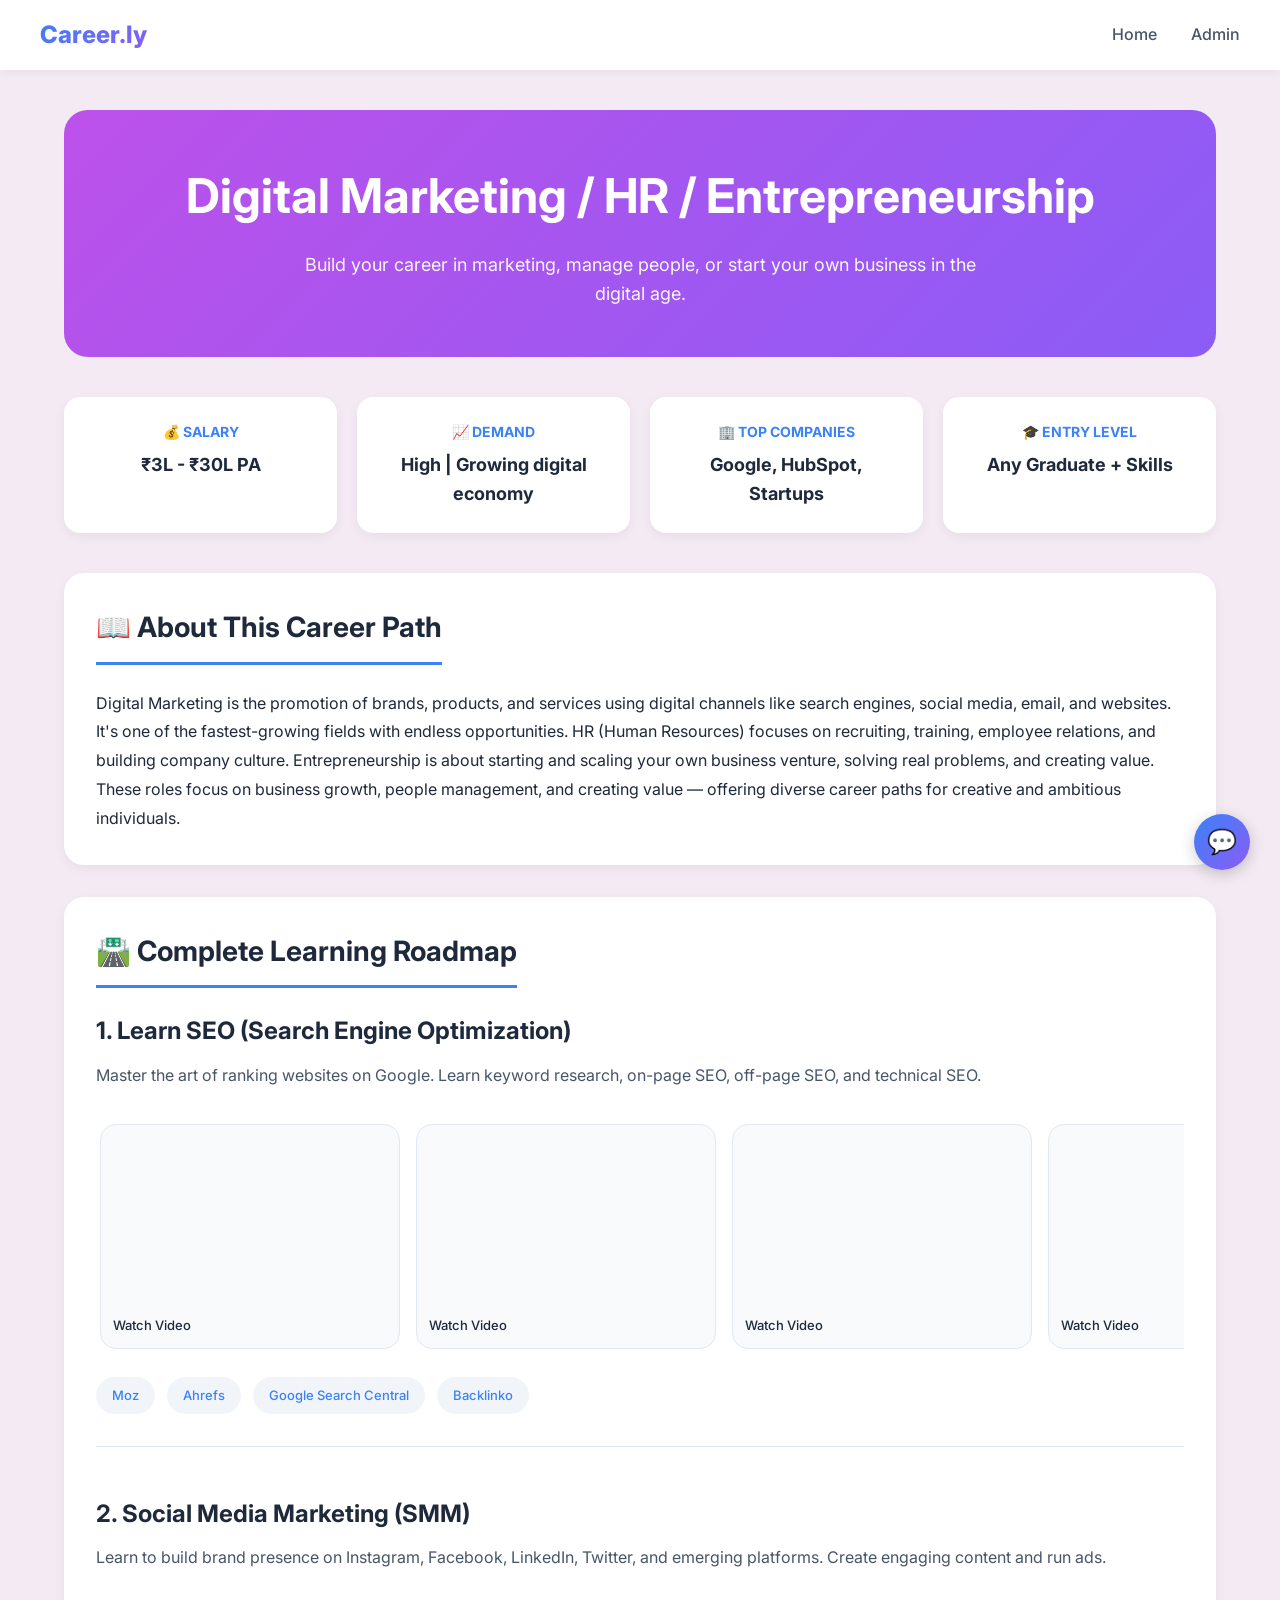
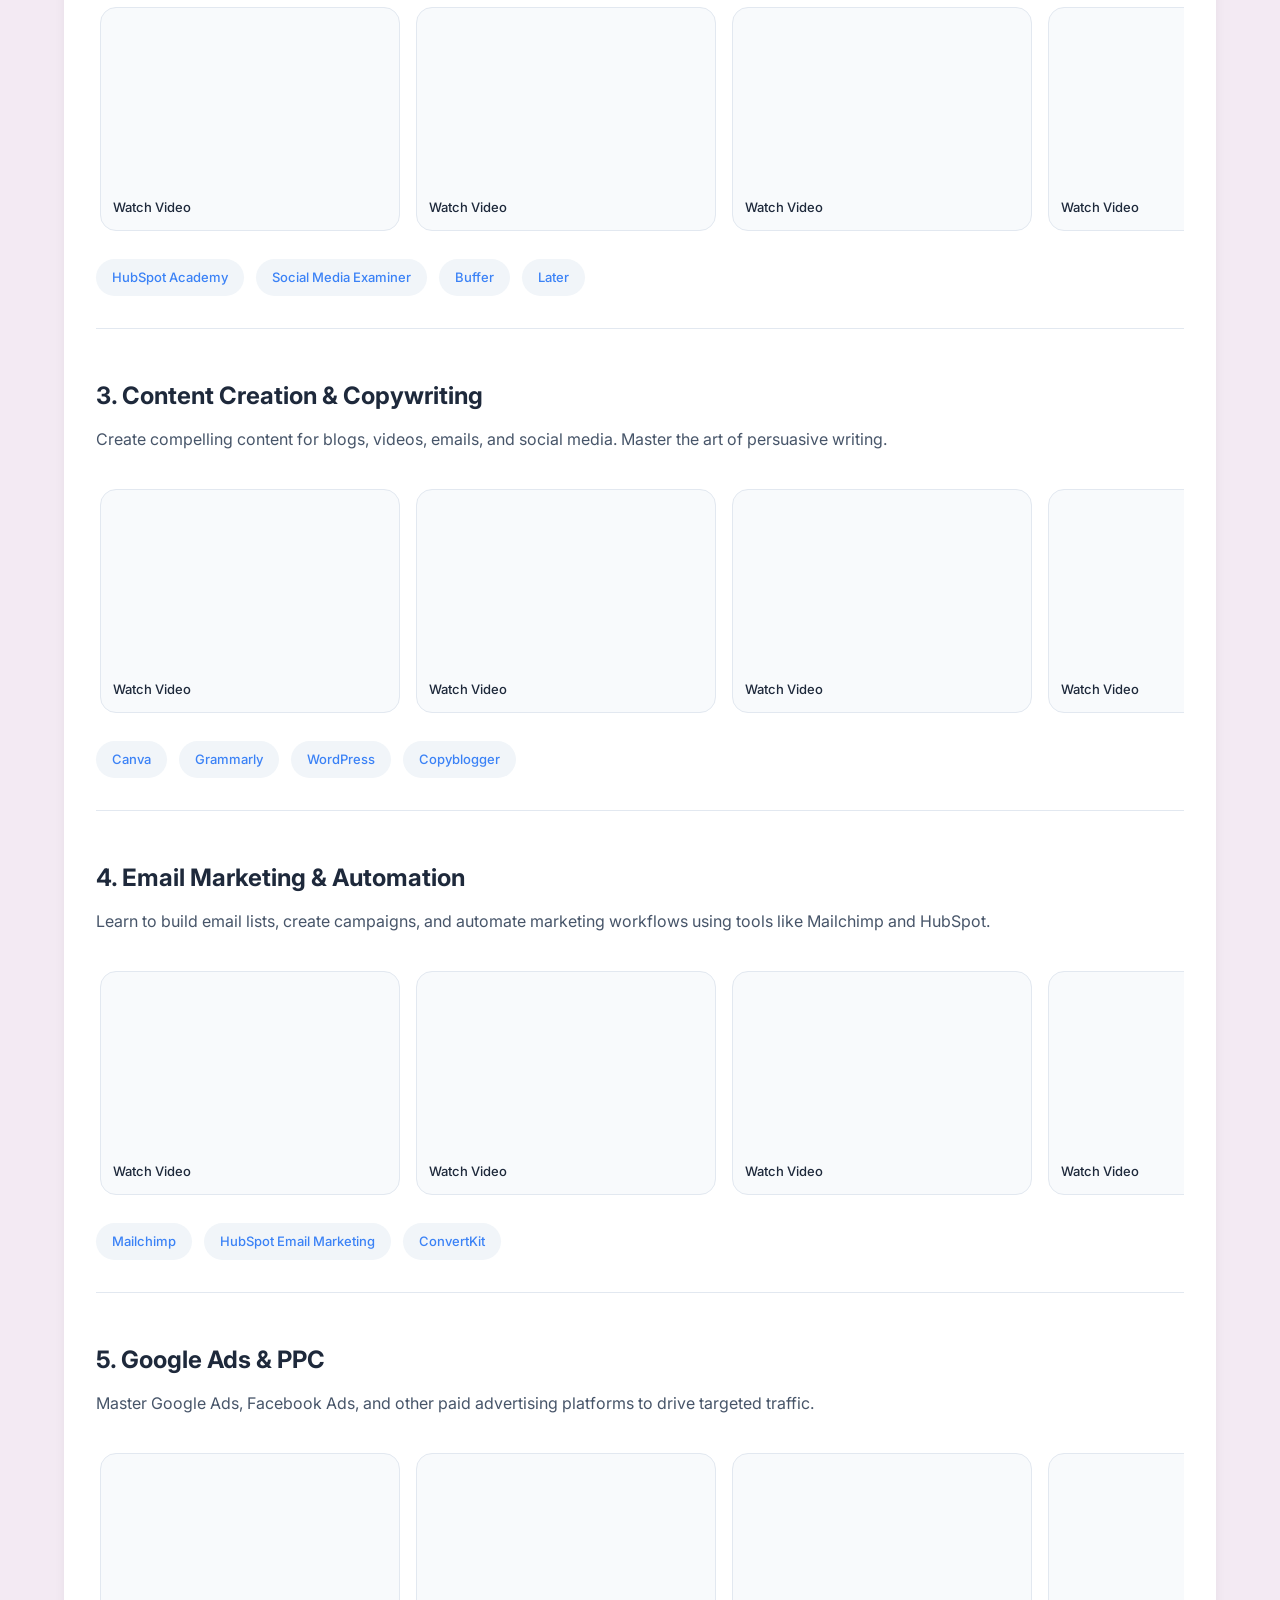
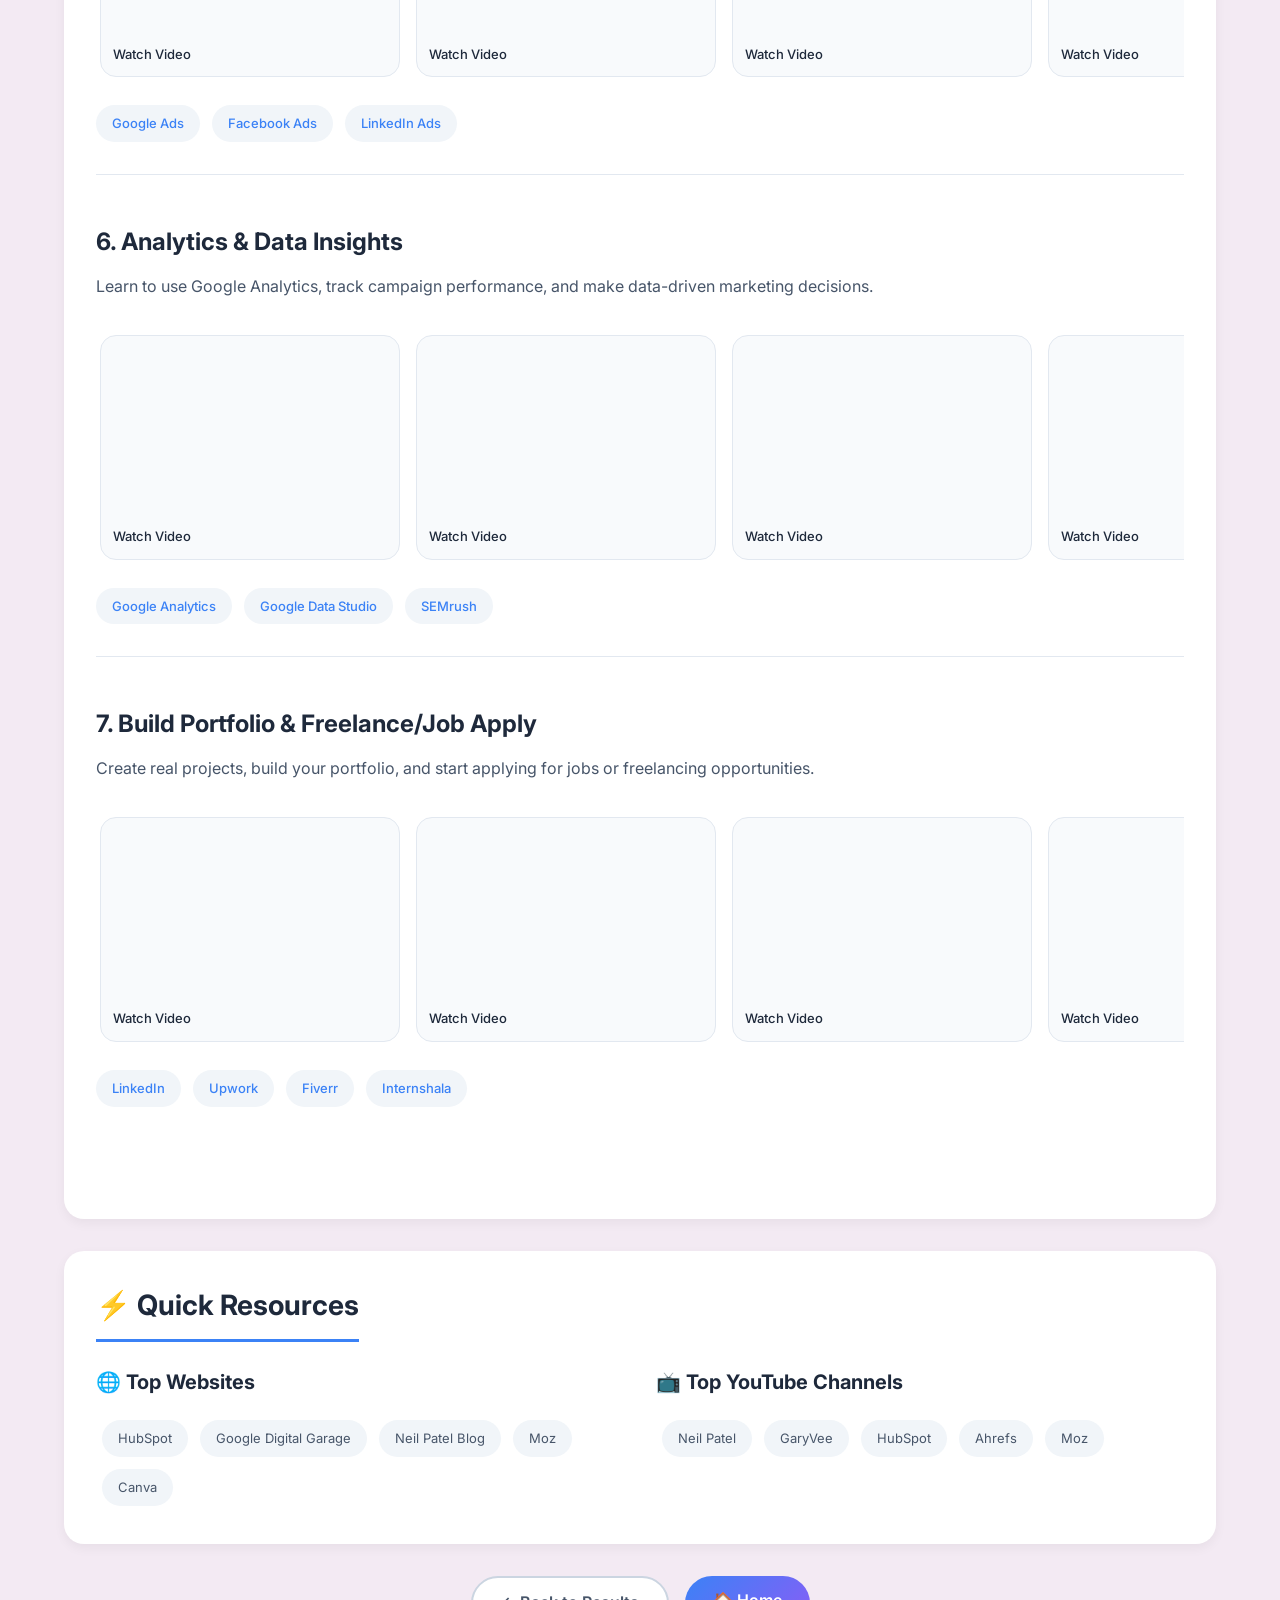
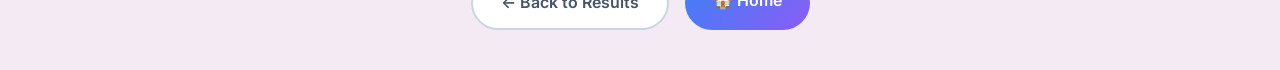
<file: frontend/career_digital_marketing.html>
<!DOCTYPE html>
<html lang="en">
<head>
    <meta charset="UTF-8">
    <meta name="viewport" content="width=device-width, initial-scale=1.0">
    <title>Digital Marketing - Career Guide</title>
    <link href="https://fonts.googleapis.com/css2?family=Inter:wght@300;400;500;600;700;800&display=swap" rel="stylesheet">
    <style>
        * { margin: 0; padding: 0; box-sizing: border-box; }
        body { font-family: 'Inter', sans-serif; background: #f3eaf3; color: #1e293b; line-height: 1.6; }
        
        .navbar {
            background: white;
            padding: 16px 40px;
            display: flex;
            justify-content: space-between;
            align-items: center;
            box-shadow: 0 2px 10px rgba(0,0,0,0.05);
            position: sticky;
            top: 0;
            z-index: 100;
        }
        .logo { font-size: 24px; font-weight: 800; background: linear-gradient(135deg, #3b82f6, #8b5cf6); -webkit-background-clip: text; -webkit-text-fill-color: transparent; }
        .nav-links a { color: #475569; text-decoration: none; margin-left: 30px; font-weight: 500; transition: 0.3s; }
        .nav-links a:hover { color: #3b82f6; }
        
        .container { max-width: 1200px; margin: 0 auto; padding: 40px 24px; }
        
        .hero {
            background: linear-gradient(135deg, #bc51ea, #8b5cf6);
            border-radius: 24px;
            padding: 48px;
            color: white;
            margin-bottom: 40px;
            text-align: center;
        }
        .hero h1 { font-size: 48px; margin-bottom: 16px; }
        .hero p { font-size: 18px; opacity: 0.95; max-width: 700px; margin: 0 auto; }
        
        .info-grid { display: grid; grid-template-columns: repeat(4, 1fr); gap: 20px; margin-bottom: 40px; }
        .info-card {
            background: white;
            padding: 24px;
            border-radius: 16px;
            text-align: center;
            box-shadow: 0 4px 12px rgba(0,0,0,0.05);
        }
        .info-card h4 { font-size: 14px; color: #3b82f6; margin-bottom: 8px; text-transform: uppercase; }
        .info-card p { font-size: 18px; font-weight: 700; color: #1e293b; }
        
        .section {
            background: white;
            border-radius: 20px;
            padding: 32px;
            margin-bottom: 32px;
            box-shadow: 0 4px 12px rgba(0,0,0,0.05);
        }
        .section h2 {
            font-size: 28px;
            margin-bottom: 24px;
            padding-bottom: 12px;
            border-bottom: 3px solid #3b82f6;
            display: inline-block;
        }
        
        .roadmap-item {
            margin-bottom: 48px;
            padding-bottom: 32px;
            border-bottom: 1px solid #e2e8f0;
        }
        .roadmap-item:last-child { border-bottom: none; }
        .step-title { font-size: 24px; font-weight: 700; color: #1e293b; margin-bottom: 12px; }
        .step-desc { color: #475569; margin-bottom: 20px; }
        
        .video-scroll {
            display: flex;
            overflow-x: auto;
            gap: 16px;
            padding: 16px 4px;
            scrollbar-width: thin;
        }
        .video-scroll::-webkit-scrollbar { height: 6px; }
        .video-scroll::-webkit-scrollbar-track { background: #e2e8f0; border-radius: 10px; }
        .video-scroll::-webkit-scrollbar-thumb { background: #3b82f6; border-radius: 10px; }
        
        .video-card {
            min-width: 300px;
            width: 300px;
            background: #f8fafc;
            border-radius: 16px;
            overflow: hidden;
            transition: 0.3s;
            border: 1px solid #e2e8f0;
        }
        .video-card:hover { transform: translateY(-4px); box-shadow: 0 12px 24px rgba(0,0,0,0.1); }
        .video-card iframe { width: 100%; height: 170px; border: none; }
        .video-card .title { padding: 12px; font-size: 13px; font-weight: 500; color: #1e293b; }
        
        .website-list { display: flex; flex-wrap: wrap; gap: 12px; margin-top: 12px; }
        .website-list a {
            background: #f1f5f9;
            padding: 8px 16px;
            border-radius: 30px;
            text-decoration: none;
            color: #3b82f6;
            font-size: 13px;
            font-weight: 500;
            transition: 0.2s;
        }
        .website-list a:hover { background: #3b82f6; color: white; }
        
        .quick-grid { display: grid; grid-template-columns: 1fr 1fr; gap: 32px; }
        .quick-category h3 { font-size: 20px; margin-bottom: 16px; color: #1e293b; }
        .badge-link {
            display: inline-block;
            background: #f1f5f9;
            padding: 8px 16px;
            border-radius: 30px;
            text-decoration: none;
            color: #475569;
            font-size: 13px;
            margin: 6px;
            transition: 0.2s;
        }
        .badge-link:hover { background: #3b82f6; color: white; }
        
        .btn-group { display: flex; gap: 16px; justify-content: center; margin-top: 32px; }
        .btn {
            padding: 12px 28px;
            border-radius: 40px;
            text-decoration: none;
            font-weight: 600;
            transition: 0.3s;
        }
        .btn-primary { background: linear-gradient(135deg, #3b82f6, #8b5cf6); color: white; }
        .btn-primary:hover { transform: translateY(-2px); box-shadow: 0 8px 20px rgba(59,130,246,0.3); }
        .btn-outline { border: 2px solid #cbd5e1; color: #475569; background: white; }
        .btn-outline:hover { border-color: #3b82f6; color: #3b82f6; }
        
        .chat-fab {
            position: fixed;
            bottom: 30px;
            right: 30px;
            width: 56px;
            height: 56px;
            background: linear-gradient(135deg, #3b82f6, #8b5cf6);
            border-radius: 50%;
            display: flex;
            align-items: center;
            justify-content: center;
            cursor: pointer;
            box-shadow: 0 4px 15px rgba(0,0,0,0.2);
            font-size: 24px;
            transition: 0.3s;
        }
        .chat-fab:hover { transform: scale(1.1); }
        
        @media (max-width: 768px) {
            .info-grid { grid-template-columns: 1fr 1fr; }
            .quick-grid { grid-template-columns: 1fr; }
            .hero h1 { font-size: 32px; }
            .navbar { padding: 16px 20px; }
        }
    </style>
</head>
<body>
    <div class="navbar">
        <div class="logo">Career.ly</div>
        <div class="nav-links">
            <a href="/">Home</a>
            <a href="/admin">Admin</a>
        </div>
    </div>

    <div class="container">
        <div class="hero">
            <h1> Digital Marketing / HR / Entrepreneurship</h1>
            <p>Build your career in marketing, manage people, or start your own business in the digital age.</p>
        </div>

        <div class="info-grid">
            <div class="info-card"><h4>💰 Salary</h4><p>₹3L - ₹30L PA</p></div>
            <div class="info-card"><h4>📈 Demand</h4><p>High | Growing digital economy</p></div>
            <div class="info-card"><h4>🏢 Top Companies</h4><p>Google, HubSpot, Startups</p></div>
            <div class="info-card"><h4>🎓 Entry Level</h4><p>Any Graduate + Skills</p></div>
        </div>

        <div class="section">
            <h2>📖 About This Career Path</h2>
            <p style="font-size: 16px; line-height: 1.8;">Digital Marketing is the promotion of brands, products, and services using digital channels like search engines, social media, email, and websites. It's one of the fastest-growing fields with endless opportunities. HR (Human Resources) focuses on recruiting, training, employee relations, and building company culture. Entrepreneurship is about starting and scaling your own business venture, solving real problems, and creating value. These roles focus on business growth, people management, and creating value — offering diverse career paths for creative and ambitious individuals.</p>
        </div>

        <div class="section">
            <h2>🛣️ Complete Learning Roadmap</h2>
            
            <div class="roadmap-item">
                <div class="step-title">1. Learn SEO (Search Engine Optimization)</div>
                <div class="step-desc">Master the art of ranking websites on Google. Learn keyword research, on-page SEO, off-page SEO, and technical SEO.</div>
                <div class="video-scroll" id="seoVideos"></div>
                <div class="website-list" id="seoWebsites"></div>
            </div>

            <div class="roadmap-item">
                <div class="step-title">2. Social Media Marketing (SMM)</div>
                <div class="step-desc">Learn to build brand presence on Instagram, Facebook, LinkedIn, Twitter, and emerging platforms. Create engaging content and run ads.</div>
                <div class="video-scroll" id="smmVideos"></div>
                <div class="website-list" id="smmWebsites"></div>
            </div>

            <div class="roadmap-item">
                <div class="step-title">3. Content Creation & Copywriting</div>
                <div class="step-desc">Create compelling content for blogs, videos, emails, and social media. Master the art of persuasive writing.</div>
                <div class="video-scroll" id="contentVideos"></div>
                <div class="website-list" id="contentWebsites"></div>
            </div>

            <div class="roadmap-item">
                <div class="step-title">4. Email Marketing & Automation</div>
                <div class="step-desc">Learn to build email lists, create campaigns, and automate marketing workflows using tools like Mailchimp and HubSpot.</div>
                <div class="video-scroll" id="emailVideos"></div>
                <div class="website-list" id="emailWebsites"></div>
            </div>

            <div class="roadmap-item">
                <div class="step-title">5. Google Ads & PPC</div>
                <div class="step-desc">Master Google Ads, Facebook Ads, and other paid advertising platforms to drive targeted traffic.</div>
                <div class="video-scroll" id="adsVideos"></div>
                <div class="website-list" id="adsWebsites"></div>
            </div>

            <div class="roadmap-item">
                <div class="step-title">6. Analytics & Data Insights</div>
                <div class="step-desc">Learn to use Google Analytics, track campaign performance, and make data-driven marketing decisions.</div>
                <div class="video-scroll" id="analyticsVideos"></div>
                <div class="website-list" id="analyticsWebsites"></div>
            </div>

            <div class="roadmap-item">
                <div class="step-title">7. Build Portfolio & Freelance/Job Apply</div>
                <div class="step-desc">Create real projects, build your portfolio, and start applying for jobs or freelancing opportunities.</div>
                <div class="video-scroll" id="portfolioVideos"></div>
                <div class="website-list" id="portfolioWebsites"></div>
            </div>
        </div>

        <div class="section">
            <h2>⚡ Quick Resources</h2>
            <div class="quick-grid">
                <div class="quick-category">
                    <h3>🌐 Top Websites</h3>
                    <div id="quickWebsites"></div>
                </div>
                <div class="quick-category">
                    <h3>📺 Top YouTube Channels</h3>
                    <div id="quickYoutube"></div>
                </div>
            </div>
        </div>

        <div class="btn-group">
            <a href="result.html" class="btn btn-outline">← Back to Results</a>
            <a href="/" class="btn btn-primary">🏠 Home</a>
        </div>
    </div>

    <div class="chat-fab" onclick="window.location.href='/chat'">💬</div>

    <script>
        const resources = {
            seo: {
                videos: [
                    "https://www.youtube.com/embed/bLUkIgY8MTE",
                    "https://www.youtube.com/embed/MYE6T_gd7H0",
                    "https://www.youtube.com/embed/tqL5OOTycMo",
                    "https://www.youtube.com/embed/XO6MSb9-s1k",
                ],
                websites: [
                    {name: "Moz", link: "https://moz.com/"},
                    {name: "Ahrefs", link: "https://ahrefs.com/"},
                    {name: "Google Search Central", link: "https://developers.google.com/search"},
                    {name: "Backlinko", link: "https://backlinko.com/"}
                ]
            },
            smm: {
                videos: [
                    "https://www.youtube.com/embed/CbHrb-ULs4U",
                    "https://www.youtube.com/embed/FwiDmdYJpcc",
                    "https://www.youtube.com/embed/0UY-PZB6oGA",
                    "https://www.youtube.com/embed/HyD0v9L30gM",
                ],
                websites: [
                    {name: "HubSpot Academy", link: "https://academy.hubspot.com/"},
                    {name: "Social Media Examiner", link: "https://www.socialmediaexaminer.com/"},
                    {name: "Buffer", link: "https://buffer.com/"},
                    {name: "Later", link: "https://later.com/"}
                ]
            },
            content: {
                videos: [
                    "https://www.youtube.com/embed/AeTYpSDIT4Q",
                    "https://www.youtube.com/embed/vOo34AcUNlw",
                    "https://www.youtube.com/embed/7EgZKQ1jM20",
                    "https://www.youtube.com/embed/WC9LTbAEJUc",
                ],
                websites: [
                    {name: "Canva", link: "https://www.canva.com/"},
                    {name: "Grammarly", link: "https://www.grammarly.com/"},
                    {name: "WordPress", link: "https://wordpress.com/"},
                    {name: "Copyblogger", link: "https://copyblogger.com/"}
                ]
            },
            email: {
                videos: [
                    "https://www.youtube.com/embed/2NMESLYd-sc",
                    "https://www.youtube.com/watch?v=tCL1Xuo06qw",
                    "https://www.youtube.com/embed/cxk7otDsSKQ",
                    "https://www.youtube.com/embed/J0CEiuOfON0",
                ],
                websites: [
                    {name: "Mailchimp", link: "https://mailchimp.com/"},
                    {name: "HubSpot Email Marketing", link: "https://www.hubspot.com/products/marketing/email"},
                    {name: "ConvertKit", link: "https://convertkit.com/"}
                ]
            },
            ads: {
                videos: [
                    "https://www.youtube.com/embed/vqVdw5n9HLc",
                    "https://www.youtube.com/embed/f7j3JSBD6so",
                    "https://www.youtube.com/embed/vNc4DRz6uO8",
                    "https://www.youtube.com/embed/autzRHtt-RM",
                ],
                websites: [
                    {name: "Google Ads", link: "https://ads.google.com/"},
                    {name: "Facebook Ads", link: "https://www.facebook.com/business/ads"},
                    {name: "LinkedIn Ads", link: "https://business.linkedin.com/marketing-solutions/ads"}
                ]
            },
            analytics: {
                videos: [
                    "https://www.youtube.com/embed/eg4I-RU_vKU",
                    "https://www.youtube.com/watch?v=Osk_tasL1zA",
                    "https://www.youtube.com/embed/-fyIc1JJt0c",
                    "https://www.youtube.com/embed/ErOLWks6BRs",
                ],
                websites: [
                    {name: "Google Analytics", link: "https://analytics.google.com/"},
                    {name: "Google Data Studio", link: "https://datastudio.google.com/"},
                    {name: "SEMrush", link: "https://www.semrush.com/"}
                ]
            },
            portfolio: {
                videos: [
                    "https://www.youtube.com/embed/ErOLWks6BRs",
                    "https://www.youtube.com/embed/bGzf_4cZBIg",
                    "https://www.youtube.com/embed/pFptwahKRsM",
                    "https://www.youtube.com/embed/Q-omi1Cigy0",
                ],
                websites: [
                    {name: "LinkedIn", link: "https://www.linkedin.com/"},
                    {name: "Upwork", link: "https://www.upwork.com/"},
                    {name: "Fiverr", link: "https://www.fiverr.com/"},
                    {name: "Internshala", link: "https://internshala.com/"}
                ]
            },
            quickWebsites: [
                {name: "HubSpot", link: "https://www.hubspot.com/"},
                {name: "Google Digital Garage", link: "https://learndigital.withgoogle.com/"},
                {name: "Neil Patel Blog", link: "https://neilpatel.com/"},
                {name: "Moz", link: "https://moz.com/"},
                {name: "Canva", link: "https://www.canva.com/"}
            ],
            quickYoutube: [
                {name: "Neil Patel", link: "https://www.youtube.com/@neilpatel"},
                {name: "GaryVee", link: "https://www.youtube.com/@GaryVee"},
                {name: "HubSpot", link: "https://www.youtube.com/@HubSpot"},
                {name: "Ahrefs", link: "https://www.youtube.com/@Ahrefs"},
                {name: "Moz", link: "https://www.youtube.com/@Moz"}
            ]
        };

        function loadVideos(containerId, videoUrls) {
            const container = document.getElementById(containerId);
            if (!container) return;
            container.innerHTML = "";
            
            videoUrls.forEach(videoUrl => {
                let videoId = videoUrl;
                if (videoUrl.includes("youtube.com/embed/")) {
                    videoId = videoUrl.split("/embed/")[1].split("?")[0];
                } else if (videoUrl.includes("watch?v=")) {
                    videoId = videoUrl.split("watch?v=")[1].split("&")[0];
                }
                
                const card = document.createElement("div");
                card.className = "video-card";
                card.innerHTML = `
                    <iframe 
                        src="https://www.youtube-nocookie.com/embed/${videoId}"
                        width="100%" 
                        height="180" 
                        frameborder="0"
                        referrerpolicy="strict-origin-when-cross-origin"
                        allow="accelerometer; autoplay; clipboard-write; encrypted-media; gyroscope; picture-in-picture; web-share"
                        allowfullscreen>
                    </iframe>
                    <div class="title">Watch Video</div>
                `;
                container.appendChild(card);
            });
        }

        function loadWebsites(containerId, websites) {
            const container = document.getElementById(containerId);
            if (!container) return;
            container.innerHTML = "";
            websites.forEach(site => {
                const link = document.createElement("a");
                link.href = site.link;
                link.target = "_blank";
                link.textContent = site.name;
                container.appendChild(link);
            });
        }

        function loadQuickLinks() {
            const webContainer = document.getElementById("quickWebsites");
            if (webContainer) {
                webContainer.innerHTML = "";
                resources.quickWebsites.forEach(site => {
                    const link = document.createElement("a");
                    link.className = "badge-link";
                    link.href = site.link;
                    link.target = "_blank";
                    link.textContent = site.name;
                    webContainer.appendChild(link);
                });
            }
            
            const ytContainer = document.getElementById("quickYoutube");
            if (ytContainer) {
                ytContainer.innerHTML = "";
                resources.quickYoutube.forEach(channel => {
                    const link = document.createElement("a");
                    link.className = "badge-link";
                    link.href = channel.link;
                    link.target = "_blank";
                    link.textContent = channel.name;
                    ytContainer.appendChild(link);
                });
            }
        }

        // Function calls
        loadVideos("seoVideos", resources.seo.videos);
        loadWebsites("seoWebsites", resources.seo.websites);
        loadVideos("smmVideos", resources.smm.videos);
        loadWebsites("smmWebsites", resources.smm.websites);
        loadVideos("contentVideos", resources.content.videos);
        loadWebsites("contentWebsites", resources.content.websites);
        loadVideos("emailVideos", resources.email.videos);
        loadWebsites("emailWebsites", resources.email.websites);
        loadVideos("adsVideos", resources.ads.videos);
        loadWebsites("adsWebsites", resources.ads.websites);
        loadVideos("analyticsVideos", resources.analytics.videos);
        loadWebsites("analyticsWebsites", resources.analytics.websites);
        loadVideos("portfolioVideos", resources.portfolio.videos);
        loadWebsites("portfolioWebsites", resources.portfolio.websites);
        loadQuickLinks();
    </script>
</body>
</html>
</file>
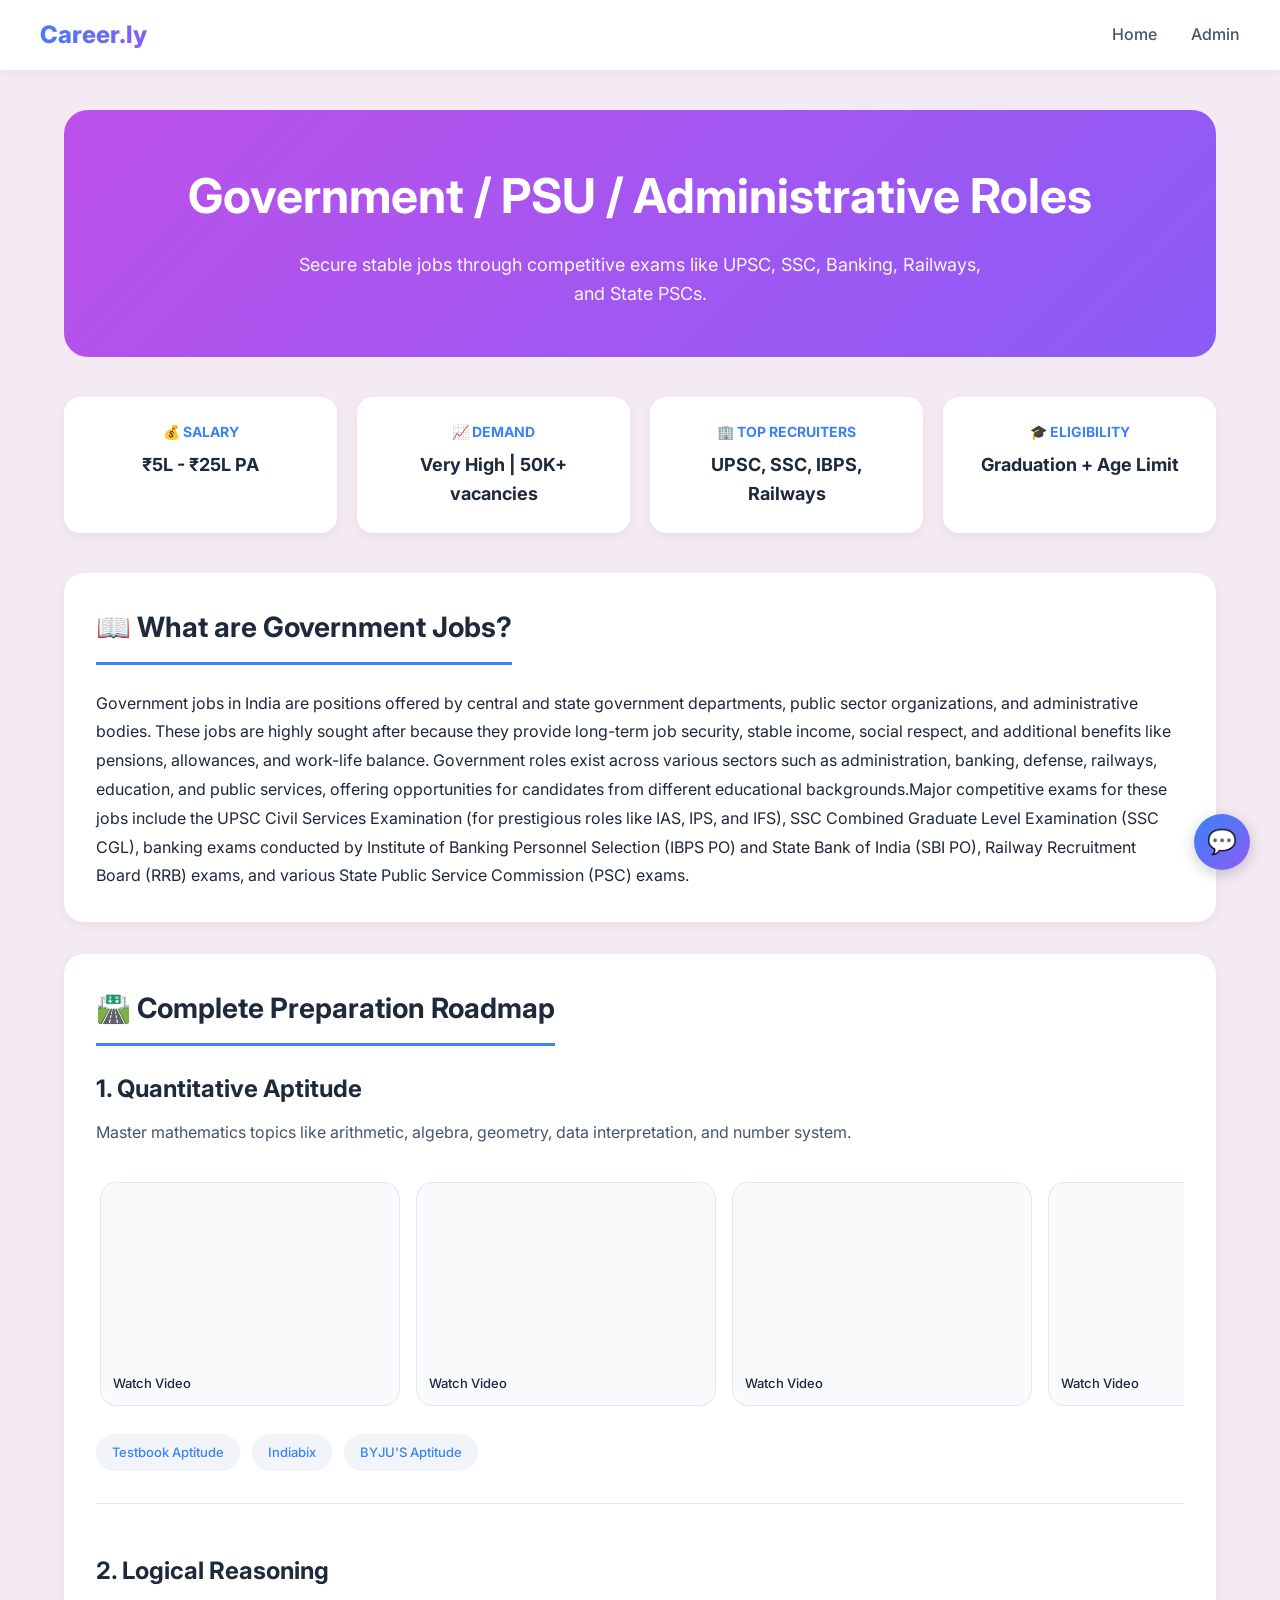
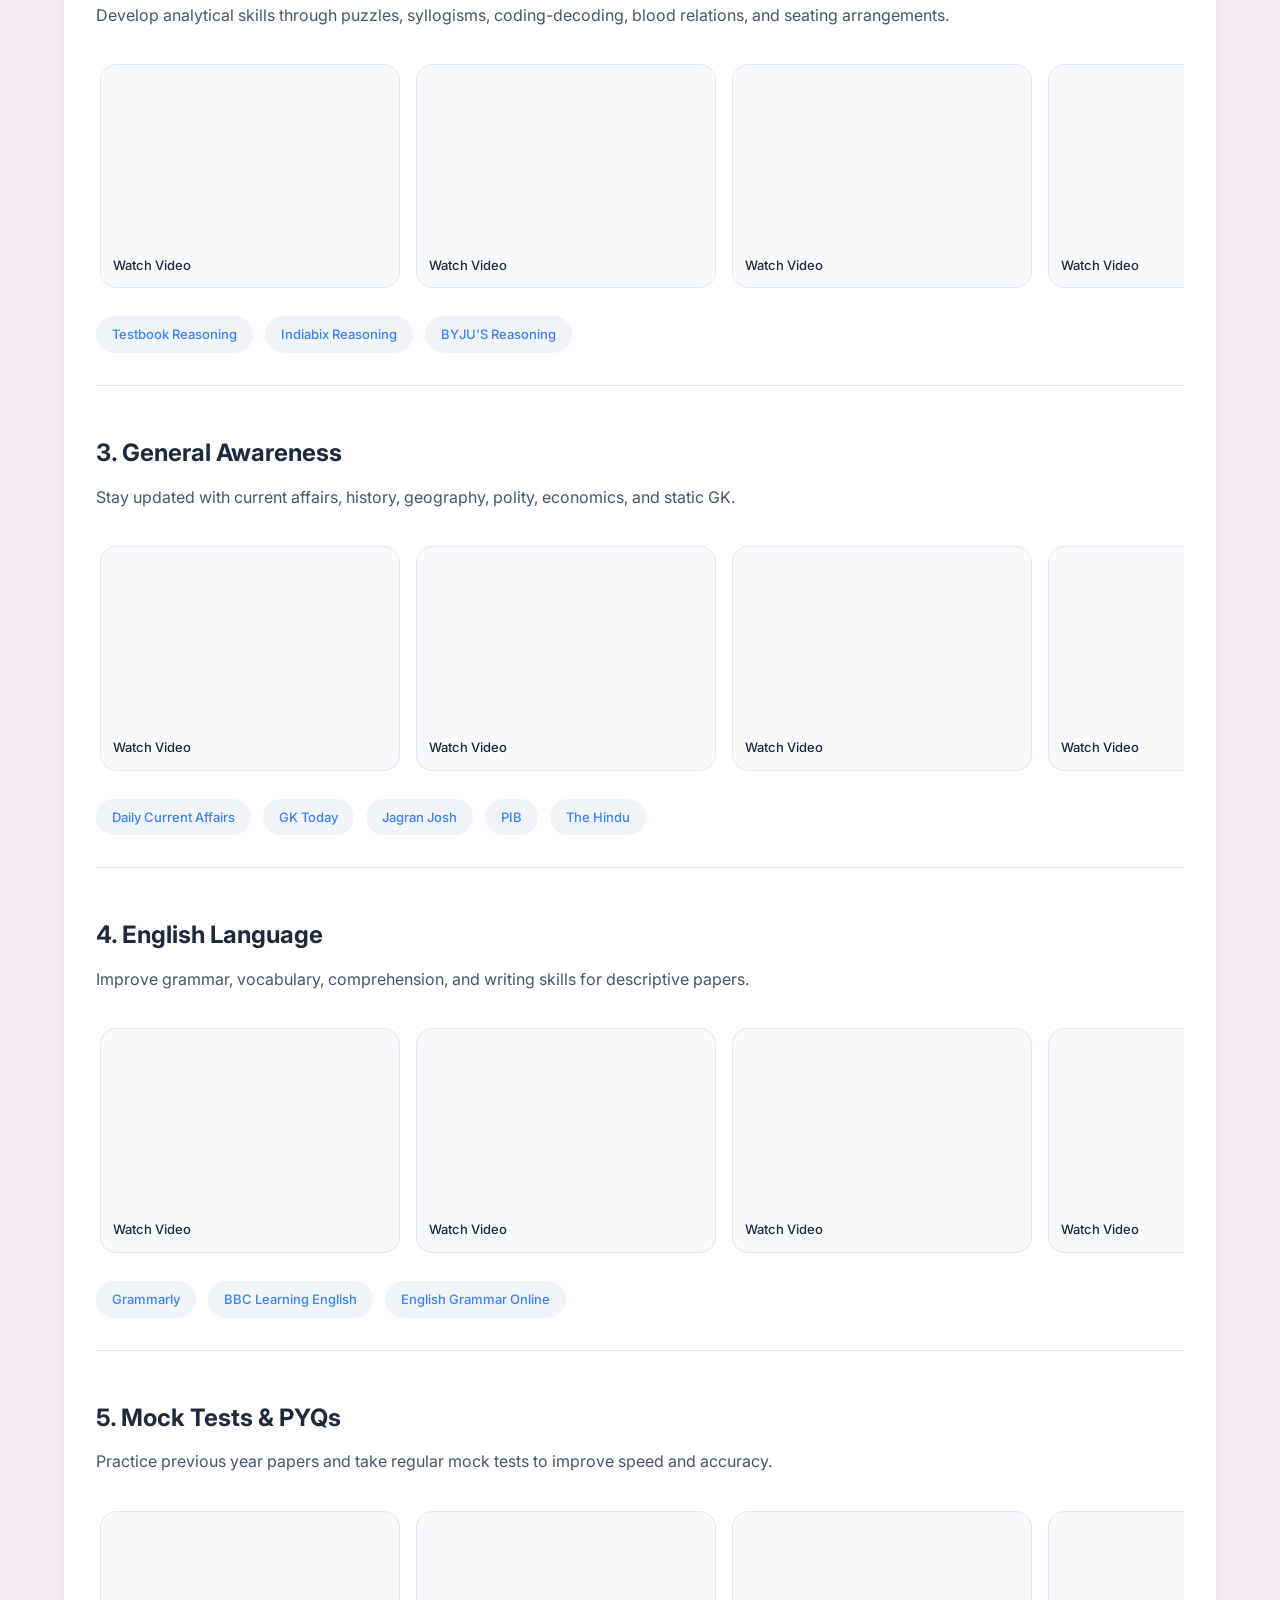
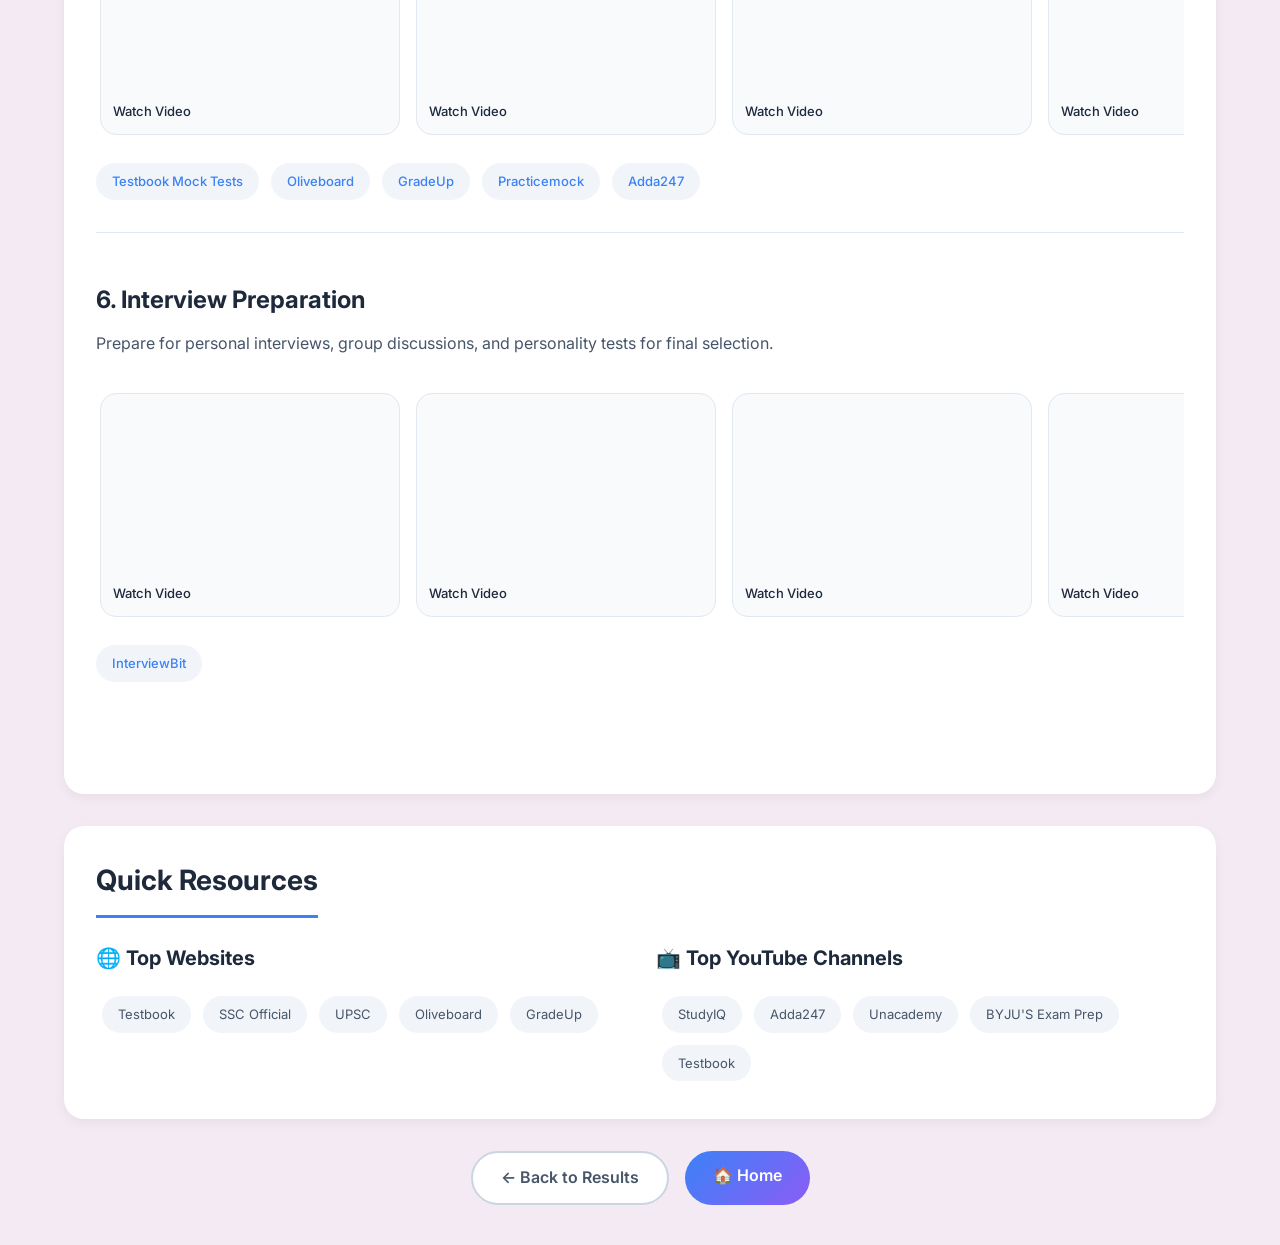
<file: frontend/career_government.html>
<!DOCTYPE html>
<html lang="en">
<head>
    <meta charset="UTF-8">
    <meta name="viewport" content="width=device-width, initial-scale=1.0">
    <title>Government Jobs - Career Guide</title>
    <link href="https://fonts.googleapis.com/css2?family=Inter:wght@300;400;500;600;700;800&display=swap" rel="stylesheet">
    <style>
        * { margin: 0; padding: 0; box-sizing: border-box; }
        body { font-family: 'Inter', sans-serif; background: #f3eaf3; color: #1e293b; line-height: 1.6; }
        
        .navbar {
            background: white;
            padding: 16px 40px;
            display: flex;
            justify-content: space-between;
            align-items: center;
            box-shadow: 0 2px 10px rgba(0,0,0,0.05);
            position: sticky;
            top: 0;
            z-index: 100;
        }
        .logo { font-size: 24px; font-weight: 800; background: linear-gradient(135deg, #3b82f6, #8b5cf6); -webkit-background-clip: text; -webkit-text-fill-color: transparent; }
        .nav-links a { color: #475569; text-decoration: none; margin-left: 30px; font-weight: 500; transition: 0.3s; }
        .nav-links a:hover { color: #3b82f6; }
        
        .container { max-width: 1200px; margin: 0 auto; padding: 40px 24px; }
        
        .hero {
            background: linear-gradient(135deg, #bc51ea, #8b5cf6);
            border-radius: 24px;
            padding: 48px;
            color: white;
            margin-bottom: 40px;
            text-align: center;
        }
        .hero h1 { font-size: 48px; margin-bottom: 16px; }
        .hero p { font-size: 18px; opacity: 0.95; max-width: 700px; margin: 0 auto; }
        
        .info-grid { display: grid; grid-template-columns: repeat(4, 1fr); gap: 20px; margin-bottom: 40px; }
        .info-card {
            background: white;
            padding: 24px;
            border-radius: 16px;
            text-align: center;
            box-shadow: 0 4px 12px rgba(0,0,0,0.05);
        }
        .info-card h4 { font-size: 14px; color: #3b82f6; margin-bottom: 8px; text-transform: uppercase; }
        .info-card p { font-size: 18px; font-weight: 700; color: #1e293b; }
        
        .section {
            background: white;
            border-radius: 20px;
            padding: 32px;
            margin-bottom: 32px;
            box-shadow: 0 4px 12px rgba(0,0,0,0.05);
        }
        .section h2 {
            font-size: 28px;
            margin-bottom: 24px;
            padding-bottom: 12px;
            border-bottom: 3px solid #3b82f6;
            display: inline-block;
        }
        
        .roadmap-item {
            margin-bottom: 48px;
            padding-bottom: 32px;
            border-bottom: 1px solid #e2e8f0;
        }
        .roadmap-item:last-child { border-bottom: none; }
        .step-title { font-size: 24px; font-weight: 700; color: #1e293b; margin-bottom: 12px; }
        .step-desc { color: #475569; margin-bottom: 20px; }
        
        .video-scroll {
            display: flex;
            overflow-x: auto;
            gap: 16px;
            padding: 16px 4px;
            scrollbar-width: thin;
        }
        .video-scroll::-webkit-scrollbar { height: 6px; }
        .video-scroll::-webkit-scrollbar-track { background: #e2e8f0; border-radius: 10px; }
        .video-scroll::-webkit-scrollbar-thumb { background: #3b82f6; border-radius: 10px; }
        
        .video-card {
            min-width: 300px;
            width: 300px;
            background: #f8fafc;
            border-radius: 16px;
            overflow: hidden;
            transition: 0.3s;
            border: 1px solid #e2e8f0;
        }
        .video-card:hover { transform: translateY(-4px); box-shadow: 0 12px 24px rgba(0,0,0,0.1); }
        .video-card iframe { width: 100%; height: 170px; border: none; }
        .video-card .title { padding: 12px; font-size: 13px; font-weight: 500; color: #1e293b; }
        
        .website-list { display: flex; flex-wrap: wrap; gap: 12px; margin-top: 12px; }
        .website-list a {
            background: #f1f5f9;
            padding: 8px 16px;
            border-radius: 30px;
            text-decoration: none;
            color: #3b82f6;
            font-size: 13px;
            font-weight: 500;
            transition: 0.2s;
        }
        .website-list a:hover { background: #3b82f6; color: white; }
        
        .quick-grid { display: grid; grid-template-columns: 1fr 1fr; gap: 32px; }
        .quick-category h3 { font-size: 20px; margin-bottom: 16px; color: #1e293b; }
        .badge-link {
            display: inline-block;
            background: #f1f5f9;
            padding: 8px 16px;
            border-radius: 30px;
            text-decoration: none;
            color: #475569;
            font-size: 13px;
            margin: 6px;
            transition: 0.2s;
        }
        .badge-link:hover { background: #3b82f6; color: white; }
        
        .btn-group { display: flex; gap: 16px; justify-content: center; margin-top: 32px; }
        .btn {
            padding: 12px 28px;
            border-radius: 40px;
            text-decoration: none;
            font-weight: 600;
            transition: 0.3s;
        }
        .btn-primary { background: linear-gradient(135deg, #3b82f6, #8b5cf6); color: white; }
        .btn-primary:hover { transform: translateY(-2px); box-shadow: 0 8px 20px rgba(59,130,246,0.3); }
        .btn-outline { border: 2px solid #cbd5e1; color: #475569; background: white; }
        .btn-outline:hover { border-color: #3b82f6; color: #3b82f6; }
        
        .chat-fab {
            position: fixed;
            bottom: 30px;
            right: 30px;
            width: 56px;
            height: 56px;
            background: linear-gradient(135deg, #3b82f6, #8b5cf6);
            border-radius: 50%;
            display: flex;
            align-items: center;
            justify-content: center;
            cursor: pointer;
            box-shadow: 0 4px 15px rgba(0,0,0,0.2);
            font-size: 24px;
            transition: 0.3s;
        }
        .chat-fab:hover { transform: scale(1.1); }
        
        @media (max-width: 768px) {
            .info-grid { grid-template-columns: 1fr 1fr; }
            .quick-grid { grid-template-columns: 1fr; }
            .hero h1 { font-size: 32px; }
            .navbar { padding: 16px 20px; }
        }
    </style>
</head>
<body>
    <div class="navbar">
        <div class="logo">Career.ly</div>
        <div class="nav-links">
            <a href="/">Home</a>
            <a href="/admin">Admin</a>
        </div>
    </div>

    <div class="container">
        <div class="hero">
            <h1> Government / PSU / Administrative Roles</h1>
            <p>Secure stable jobs through competitive exams like UPSC, SSC, Banking, Railways, and State PSCs.</p>
        </div>

        <div class="info-grid">
            <div class="info-card"><h4>💰 Salary</h4><p>₹5L - ₹25L PA</p></div>
            <div class="info-card"><h4>📈 Demand</h4><p>Very High | 50K+ vacancies</p></div>
            <div class="info-card"><h4>🏢 Top Recruiters</h4><p>UPSC, SSC, IBPS, Railways</p></div>
            <div class="info-card"><h4>🎓 Eligibility</h4><p>Graduation + Age Limit</p></div>
        </div>

        <div class="section">
            <h2>📖 What are Government Jobs?</h2>
            <p style="font-size: 16px; line-height: 1.8;">Government jobs in India are positions offered by central and state government departments, public sector organizations, and administrative bodies. These jobs are highly sought after because they provide long-term job security, stable income, social respect, and additional benefits like pensions, allowances, and work-life balance. Government roles exist across various sectors such as administration, banking, defense, railways, education, and public services, offering opportunities for candidates from different educational backgrounds.Major competitive exams for these jobs include the UPSC Civil Services Examination (for prestigious roles like IAS, IPS, and IFS), SSC Combined Graduate Level Examination (SSC CGL), banking exams conducted by Institute of Banking Personnel Selection (IBPS PO) and State Bank of India (SBI PO), Railway Recruitment Board (RRB) exams, and various State Public Service Commission (PSC) exams.</p>
        </div>

        <div class="section">
            <h2>🛣️ Complete Preparation Roadmap</h2>
            
            <div class="roadmap-item">
                <div class="step-title">1. Quantitative Aptitude</div>
                <div class="step-desc">Master mathematics topics like arithmetic, algebra, geometry, data interpretation, and number system.</div>
                <div class="video-scroll" id="aptitudeVideos"></div>
                <div class="website-list" id="aptitudeWebsites"></div>
            </div>

            <div class="roadmap-item">
                <div class="step-title">2. Logical Reasoning</div>
                <div class="step-desc">Develop analytical skills through puzzles, syllogisms, coding-decoding, blood relations, and seating arrangements.</div>
                <div class="video-scroll" id="reasoningVideos"></div>
                <div class="website-list" id="reasoningWebsites"></div>
            </div>

            <div class="roadmap-item">
                <div class="step-title">3. General Awareness</div>
                <div class="step-desc">Stay updated with current affairs, history, geography, polity, economics, and static GK.</div>
                <div class="video-scroll" id="gkVideos"></div>
                <div class="website-list" id="gkWebsites"></div>
            </div>

            <div class="roadmap-item">
                <div class="step-title">4. English Language</div>
                <div class="step-desc">Improve grammar, vocabulary, comprehension, and writing skills for descriptive papers.</div>
                <div class="video-scroll" id="englishVideos"></div>
                <div class="website-list" id="englishWebsites"></div>
            </div>

            <div class="roadmap-item">
                <div class="step-title">5. Mock Tests & PYQs</div>
                <div class="step-desc">Practice previous year papers and take regular mock tests to improve speed and accuracy.</div>
                <div class="video-scroll" id="mockVideos"></div>
                <div class="website-list" id="mockWebsites"></div>
            </div>

            <div class="roadmap-item">
                <div class="step-title">6. Interview Preparation</div>
                <div class="step-desc">Prepare for personal interviews, group discussions, and personality tests for final selection.</div>
                <div class="video-scroll" id="interviewVideos"></div>
                <div class="website-list" id="interviewWebsites"></div>
            </div>
        </div>

        <div class="section">
            <h2> Quick Resources</h2>
            <div class="quick-grid">
                <div class="quick-category">
                    <h3>🌐 Top Websites</h3>
                    <div id="quickWebsites"></div>
                </div>
                <div class="quick-category">
                    <h3>📺 Top YouTube Channels</h3>
                    <div id="quickYoutube"></div>
                </div>
            </div>
        </div>

        <div class="btn-group">
            <a href="result.html" class="btn btn-outline">← Back to Results</a>
            <a href="/" class="btn btn-primary">🏠 Home</a>
        </div>
    </div>

    <div class="chat-fab" onclick="window.location.href='/chat'">💬</div>

    <script>
        const resources = {
            aptitude: {
                videos: [
                    "https://www.youtube.com/embed/eOqurZ2JkrQ",
                    "https://www.youtube.com/embed/tnc9ojITRg4",
                    "https://www.youtube.com/embed/6thPzCTa7Is",
                    "https://www.youtube.com/embed/2esK651Ux5M",
                ],
                websites: [
                    {name: "Testbook Aptitude", link: "https://testbook.com/quantitative-aptitude"},
                    {name: "Indiabix", link: "https://www.indiabix.com/aptitude/questions-and-answers/"},
                    {name: "BYJU'S Aptitude", link: "https://byjus.com/govt-exams/quantitative-aptitude/"}
                ]
            },
            reasoning: {
                videos: [
                    "https://www.youtube.com/embed/pbOrm3W1Nmc",
                    "https://www.youtube.com/embed/x0WkptLF6oE",
                    "https://www.youtube.com/embed/k3gFqy-fqg0",
                    "https://www.youtube.com/embed/qoLTQMpMhAo",
                ],
                websites: [
                    {name: "Testbook Reasoning", link: "https://testbook.com/logical-reasoning"},
                    {name: "Indiabix Reasoning", link: "https://www.indiabix.com/logical-reasoning/questions-and-answers/"},
                    {name: "BYJU'S Reasoning", link: "https://byjus.com/govt-exams/reasoning-ability/"}
                ]
            },
            gk: {
                videos: [
                    "https://www.youtube.com/embed/G-NuT92go1c",
                    "https://www.youtube.com/embed/GWAtw2qdxK4",
                    "https://www.youtube.com/embed/CqYa4p8PC9c",
                    "https://www.youtube.com/embed/Xcaz95QS51s",
                ],
                websites: [
                    {name: "Daily Current Affairs", link: "https://www.drishtiias.com/daily-updates"},
                    {name: "GK Today", link: "https://www.gktoday.in/"},
                    {name: "Jagran Josh", link: "https://www.jagranjosh.com/general-knowledge"},
                    {name: "PIB", link: "https://pib.gov.in/"},
                    {name: "The Hindu", link: "https://www.thehindu.com/"}
                ]
            },
            english: {
                videos: [
                    "https://www.youtube.com/embed/CM_Lt_1zxtU",
                    "https://www.youtube.com/embed/YzP76pgSoz0",
                    "https://www.youtube.com/embed/r-ncDEShx-4",
                    "https://www.youtube.com/embed/844CBzPGkWo",
                ],
                websites: [
                    {name: "Grammarly", link: "https://www.grammarly.com/blog/"},
                    {name: "BBC Learning English", link: "https://www.bbc.co.uk/learningenglish/"},
                    {name: "English Grammar Online", link: "https://www.ego4u.com/"}
                ]
            },
            mock: {
                videos: [
                    "https://www.youtube.com/embed/mCuP8xWtWcs",
                    "https://www.youtube.com/embed/ekml6F9j7m0",
                    "https://www.youtube.com/embed/AfRBFhsDHHs",
                    "https://www.youtube.com/embed/SR6fBtkHTeM",
                ],
                websites: [
                    {name: "Testbook Mock Tests", link: "https://testbook.com/mock-tests"},
                    {name: "Oliveboard", link: "https://www.oliveboard.in/"},
                    {name: "GradeUp", link: "https://gradeup.co/"},
                    {name: "Practicemock", link: "https://practicemock.com/"},
                    {name: "Adda247", link: "https://www.adda247.com/"}
                ]
            },
            interview: {
                videos: [
                    "https://www.youtube.com/embed/gDN7cJ3Rt80",
                    "https://www.youtube.com/embed/DHCCyiuhjUQ",
                    "https://www.youtube.com/embed/e6HQ5t0t_t8",
                    "https://www.youtube.com/embed/bcf00z7jBws",
                ],
                websites: [
                    {name: "InterviewBit", link: "https://www.interviewbit.com/"}
                ]
            },
            quickWebsites: [
                {name: "Testbook", link: "https://testbook.com/"},
                {name: "SSC Official", link: "https://ssc.gov.in/"},
                {name: "UPSC", link: "https://upsc.gov.in/"},
                {name: "Oliveboard", link: "https://www.oliveboard.in/"},
                {name: "GradeUp", link: "https://gradeup.co/"}
            ],
            quickYoutube: [
                {name: "StudyIQ", link: "https://www.youtube.com/@StudyIQEducationLtd"},
                {name: "Adda247", link: "https://www.youtube.com/@Adda247"},
                {name: "Unacademy", link: "https://www.youtube.com/@Unacademy"},
                {name: "BYJU'S Exam Prep", link: "https://www.youtube.com/@BYJUSExamPrep"},
                {name: "Testbook", link: "https://www.youtube.com/@Testbookdotcom"}
            ]
        };

        function loadVideos(containerId, videoUrls) {
            const container = document.getElementById(containerId);
            if (!container) return;
            container.innerHTML = "";
            
            videoUrls.forEach(videoUrl => {
                let videoId = videoUrl;
                if (videoUrl.includes("youtube.com/embed/")) {
                    videoId = videoUrl.split("/embed/")[1].split("?")[0];
                } else if (videoUrl.includes("watch?v=")) {
                    videoId = videoUrl.split("watch?v=")[1].split("&")[0];
                }
                
                const card = document.createElement("div");
                card.className = "video-card";
                card.innerHTML = `
                    <iframe 
                        src="https://www.youtube-nocookie.com/embed/${videoId}"
                        width="100%" 
                        height="180" 
                        frameborder="0"
                        referrerpolicy="strict-origin-when-cross-origin"
                        allow="accelerometer; autoplay; clipboard-write; encrypted-media; gyroscope; picture-in-picture; web-share"
                        allowfullscreen>
                    </iframe>
                    <div class="title">Watch Video</div>
                `;
                container.appendChild(card);
            });
        }

        function loadWebsites(containerId, websites) {
            const container = document.getElementById(containerId);
            if (!container) return;
            container.innerHTML = "";
            websites.forEach(site => {
                const link = document.createElement("a");
                link.href = site.link;
                link.target = "_blank";
                link.textContent = site.name;
                container.appendChild(link);
            });
        }

        function loadQuickLinks() {
            const webContainer = document.getElementById("quickWebsites");
            if (webContainer) {
                webContainer.innerHTML = "";
                resources.quickWebsites.forEach(site => {
                    const link = document.createElement("a");
                    link.className = "badge-link";
                    link.href = site.link;
                    link.target = "_blank";
                    link.textContent = site.name;
                    webContainer.appendChild(link);
                });
            }
            
            const ytContainer = document.getElementById("quickYoutube");
            if (ytContainer) {
                ytContainer.innerHTML = "";
                resources.quickYoutube.forEach(channel => {
                    const link = document.createElement("a");
                    link.className = "badge-link";
                    link.href = channel.link;
                    link.target = "_blank";
                    link.textContent = channel.name;
                    ytContainer.appendChild(link);
                });
            }
        }

        // Function calls
        loadVideos("aptitudeVideos", resources.aptitude.videos);
        loadWebsites("aptitudeWebsites", resources.aptitude.websites);
        loadVideos("reasoningVideos", resources.reasoning.videos);
        loadWebsites("reasoningWebsites", resources.reasoning.websites);
        loadVideos("gkVideos", resources.gk.videos);
        loadWebsites("gkWebsites", resources.gk.websites);
        loadVideos("englishVideos", resources.english.videos);
        loadWebsites("englishWebsites", resources.english.websites);
        loadVideos("mockVideos", resources.mock.videos);
        loadWebsites("mockWebsites", resources.mock.websites);
        loadVideos("interviewVideos", resources.interview.videos);
        loadWebsites("interviewWebsites", resources.interview.websites);
        loadQuickLinks();
    </script>
</body>
</html>
</file>
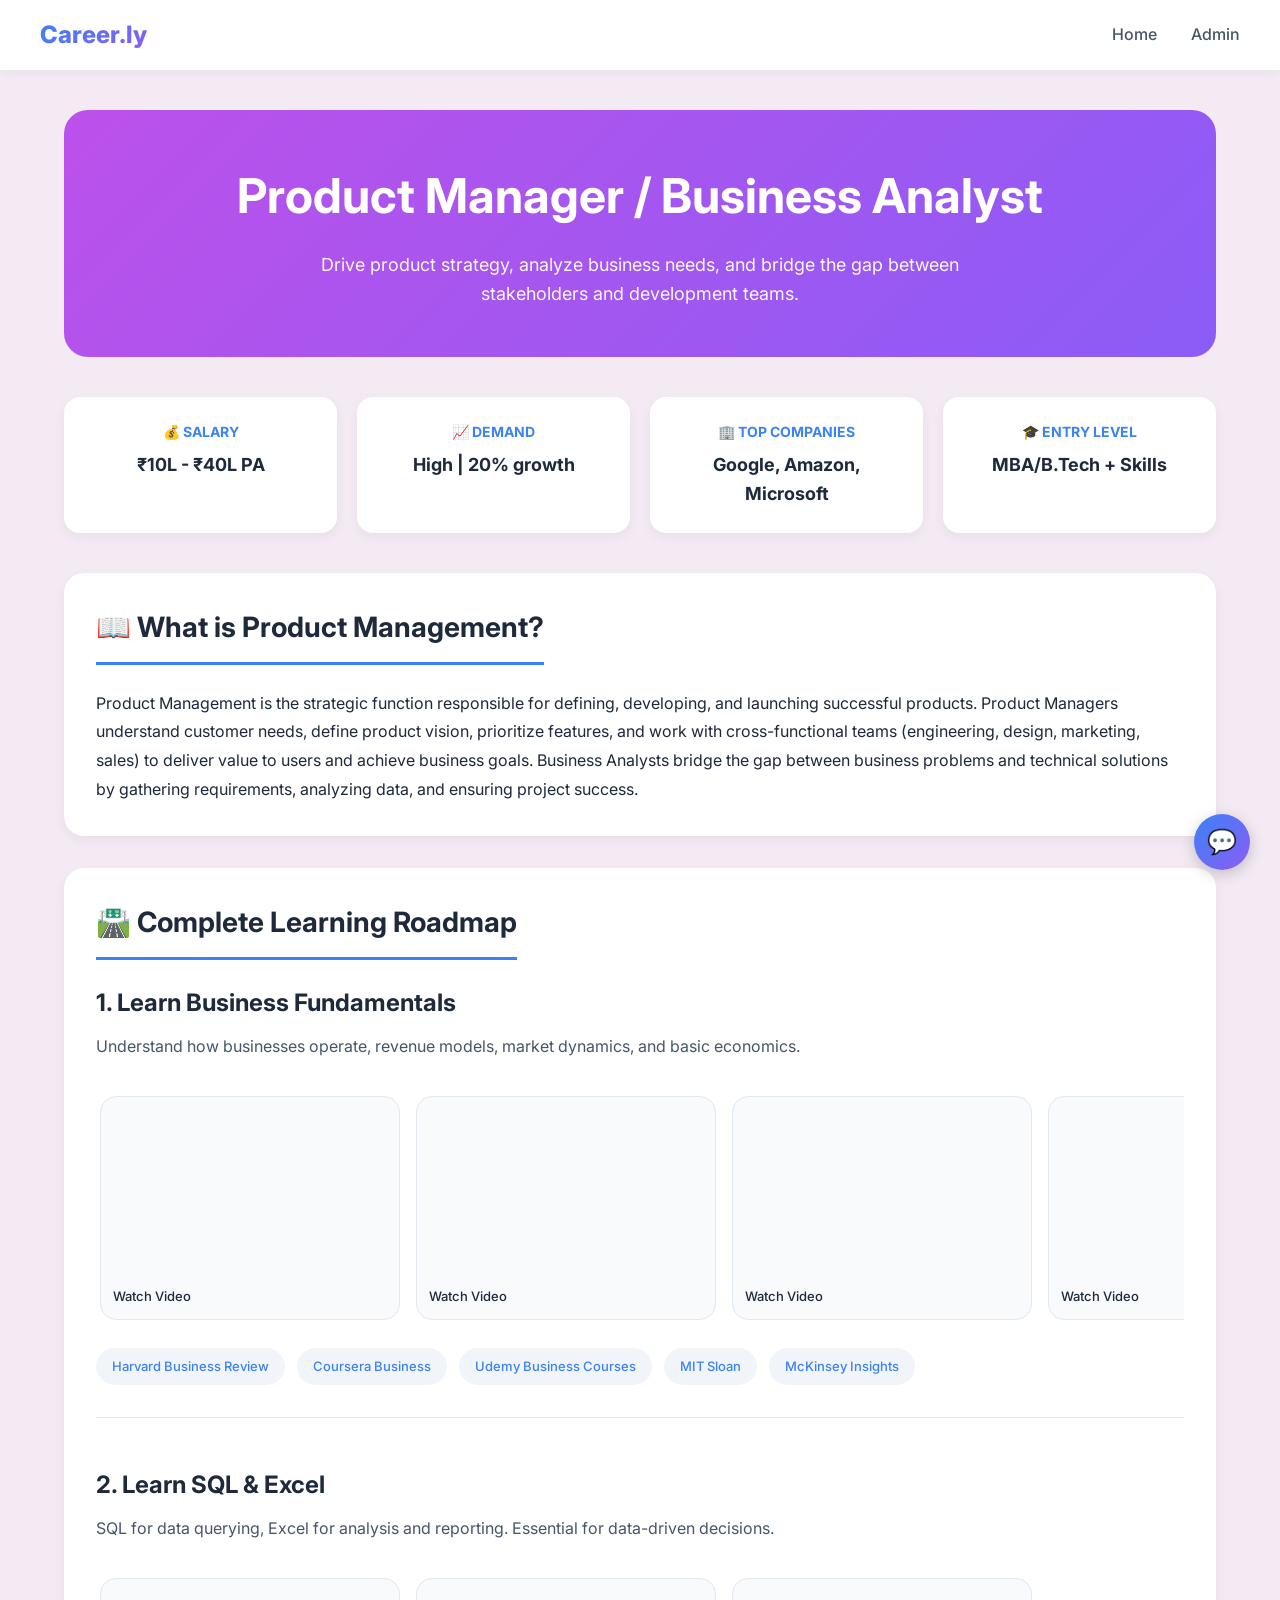
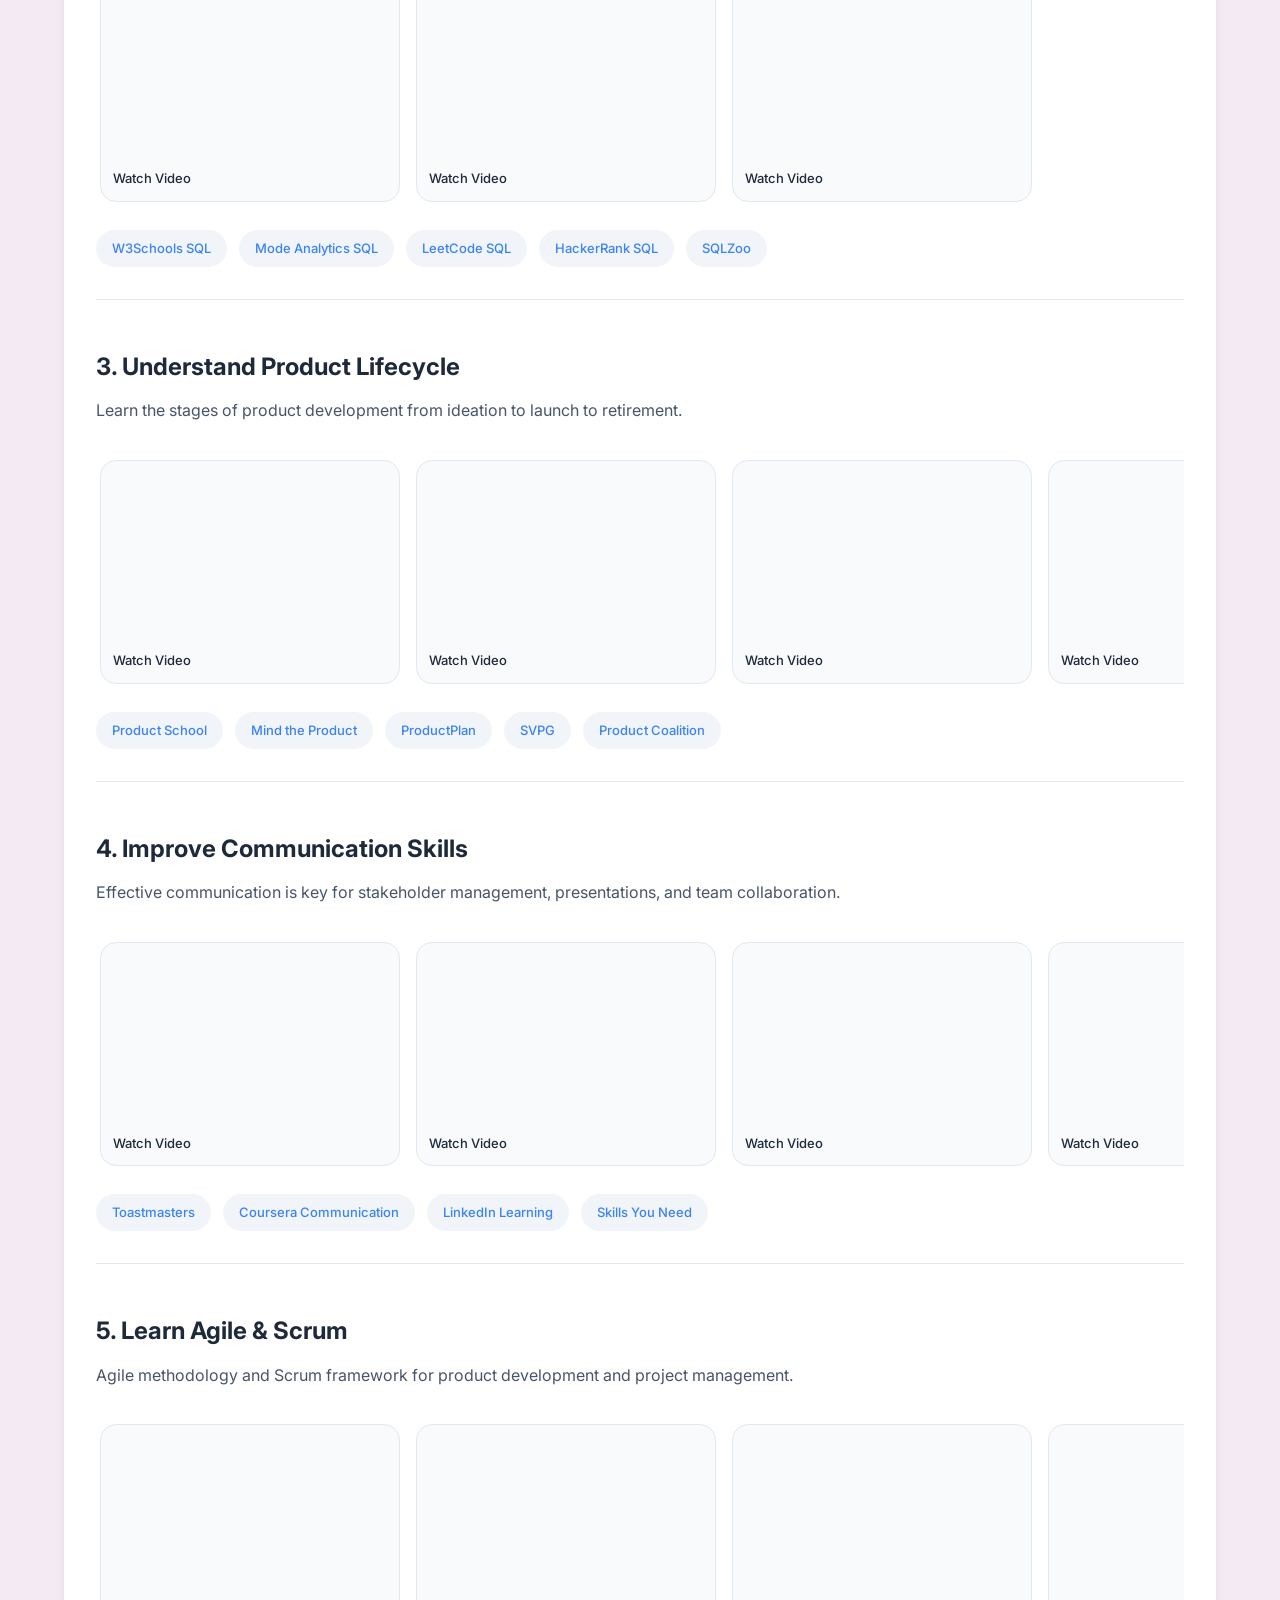
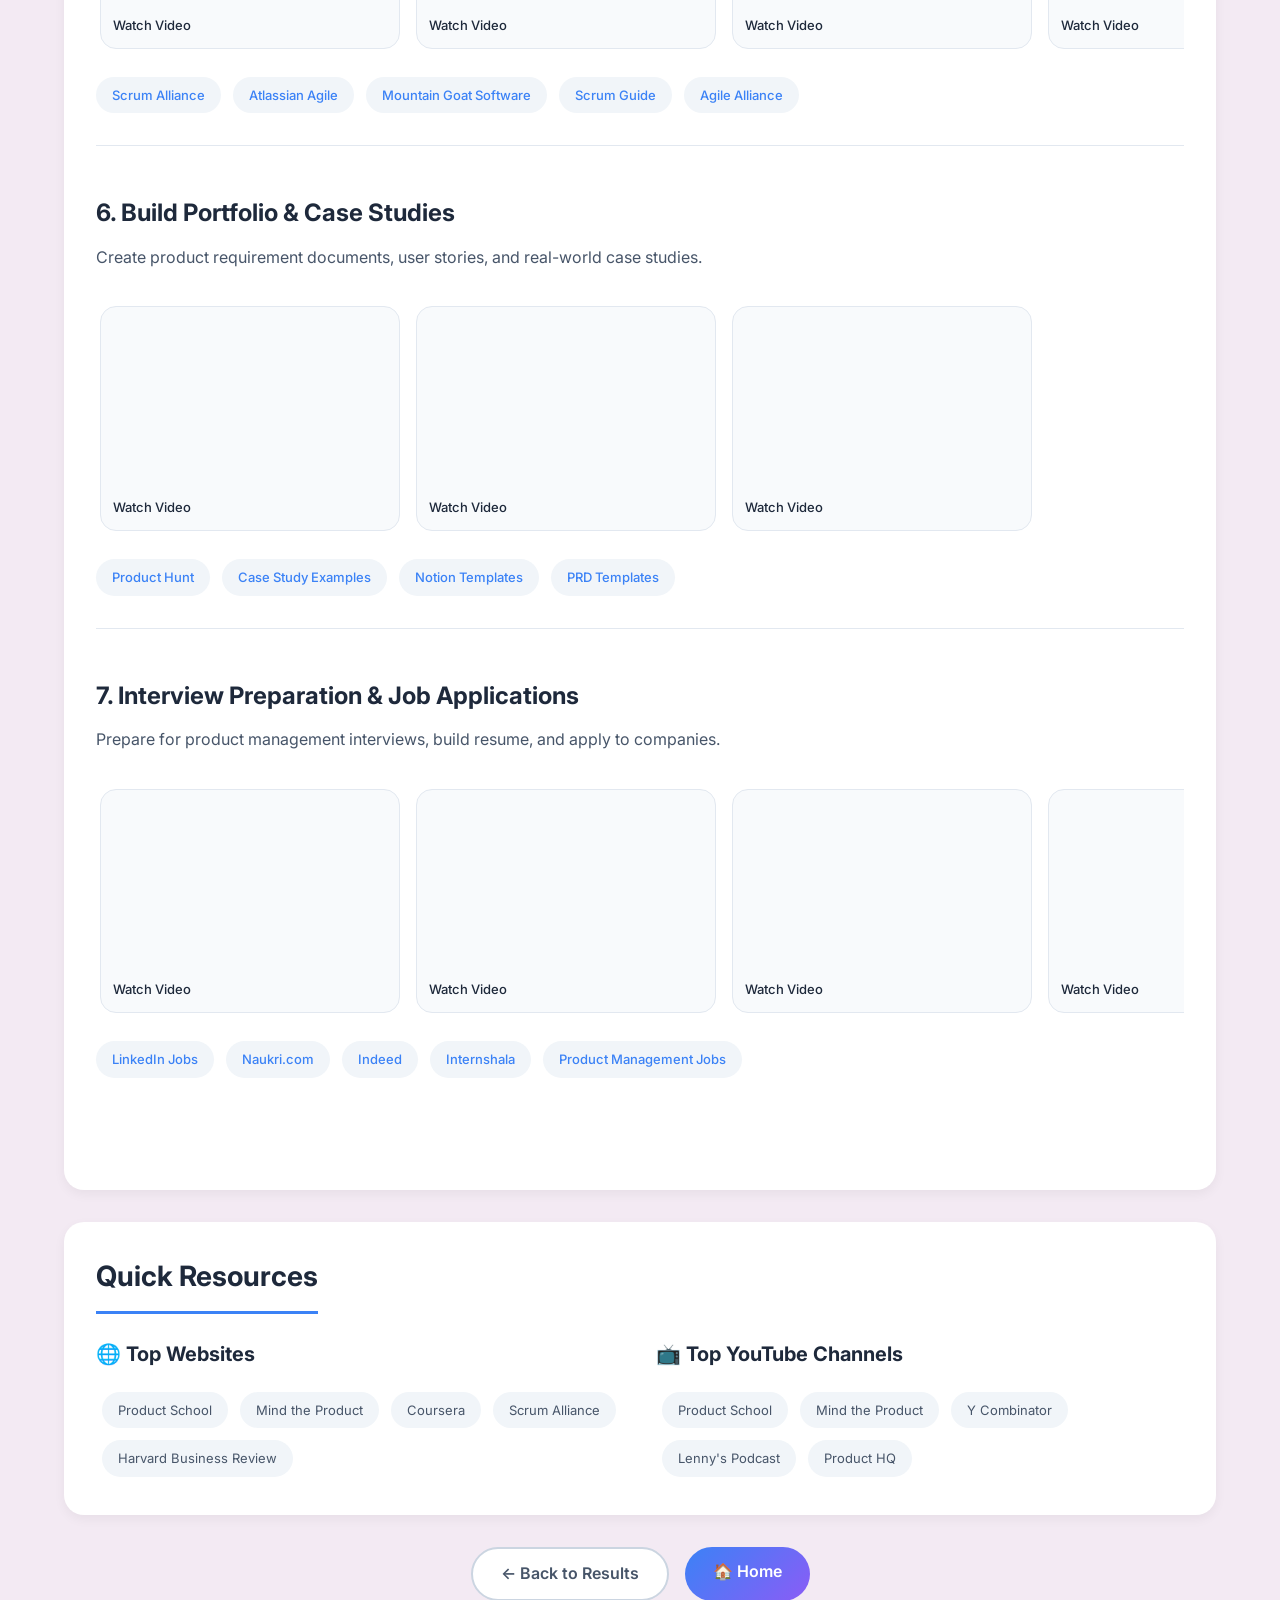
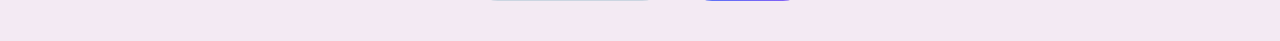
<file: frontend/career_product_manager.html>
<!DOCTYPE html>
<html lang="en">
<head>
    <meta charset="UTF-8">
    <meta name="viewport" content="width=device-width, initial-scale=1.0">
    <title>Product Manager - Career Guide</title>
    <link href="https://fonts.googleapis.com/css2?family=Inter:wght@300;400;500;600;700;800&display=swap" rel="stylesheet">
    <style>
        * { margin: 0; padding: 0; box-sizing: border-box; }
        body { font-family: 'Inter', sans-serif; background: #f3eaf3; color: #1e293b; line-height: 1.6; }
        
        .navbar {
            background: white;
            padding: 16px 40px;
            display: flex;
            justify-content: space-between;
            align-items: center;
            box-shadow: 0 2px 10px rgba(0,0,0,0.05);
            position: sticky;
            top: 0;
            z-index: 100;
        }
        .logo { font-size: 24px; font-weight: 800; background: linear-gradient(135deg, #3b82f6, #8b5cf6); -webkit-background-clip: text; -webkit-text-fill-color: transparent; }
        .nav-links a { color: #475569; text-decoration: none; margin-left: 30px; font-weight: 500; transition: 0.3s; }
        .nav-links a:hover { color: #3b82f6; }
        
        .container { max-width: 1200px; margin: 0 auto; padding: 40px 24px; }
        
        .hero {
            background: linear-gradient(135deg, #bc51ea, #8b5cf6);
            border-radius: 24px;
            padding: 48px;
            color: white;
            margin-bottom: 40px;
            text-align: center;
        }
        .hero h1 { font-size: 48px; margin-bottom: 16px; }
        .hero p { font-size: 18px; opacity: 0.95; max-width: 700px; margin: 0 auto; }
        
        .info-grid { display: grid; grid-template-columns: repeat(4, 1fr); gap: 20px; margin-bottom: 40px; }
        .info-card {
            background: white;
            padding: 24px;
            border-radius: 16px;
            text-align: center;
            box-shadow: 0 4px 12px rgba(0,0,0,0.05);
        }
        .info-card h4 { font-size: 14px; color: #3b82f6; margin-bottom: 8px; text-transform: uppercase; }
        .info-card p { font-size: 18px; font-weight: 700; color: #1e293b; }
        
        .section {
            background: white;
            border-radius: 20px;
            padding: 32px;
            margin-bottom: 32px;
            box-shadow: 0 4px 12px rgba(0,0,0,0.05);
        }
        .section h2 {
            font-size: 28px;
            margin-bottom: 24px;
            padding-bottom: 12px;
            border-bottom: 3px solid #3b82f6;
            display: inline-block;
        }
        
        .roadmap-item {
            margin-bottom: 48px;
            padding-bottom: 32px;
            border-bottom: 1px solid #e2e8f0;
        }
        .roadmap-item:last-child { border-bottom: none; }
        .step-title { font-size: 24px; font-weight: 700; color: #1e293b; margin-bottom: 12px; }
        .step-desc { color: #475569; margin-bottom: 20px; }
        
        .video-scroll {
            display: flex;
            overflow-x: auto;
            gap: 16px;
            padding: 16px 4px;
            scrollbar-width: thin;
        }
        .video-scroll::-webkit-scrollbar { height: 6px; }
        .video-scroll::-webkit-scrollbar-track { background: #e2e8f0; border-radius: 10px; }
        .video-scroll::-webkit-scrollbar-thumb { background: #3b82f6; border-radius: 10px; }
        
        .video-card {
            min-width: 300px;
            width: 300px;
            background: #f8fafc;
            border-radius: 16px;
            overflow: hidden;
            transition: 0.3s;
            border: 1px solid #e2e8f0;
        }
        .video-card:hover { transform: translateY(-4px); box-shadow: 0 12px 24px rgba(0,0,0,0.1); }
        .video-card iframe { width: 100%; height: 170px; border: none; }
        .video-card .title { padding: 12px; font-size: 13px; font-weight: 500; color: #1e293b; }
        
        .website-list { display: flex; flex-wrap: wrap; gap: 12px; margin-top: 12px; }
        .website-list a {
            background: #f1f5f9;
            padding: 8px 16px;
            border-radius: 30px;
            text-decoration: none;
            color: #3b82f6;
            font-size: 13px;
            font-weight: 500;
            transition: 0.2s;
        }
        .website-list a:hover { background: #3b82f6; color: white; }
        
        .quick-grid { display: grid; grid-template-columns: 1fr 1fr; gap: 32px; }
        .quick-category h3 { font-size: 20px; margin-bottom: 16px; color: #1e293b; }
        .badge-link {
            display: inline-block;
            background: #f1f5f9;
            padding: 8px 16px;
            border-radius: 30px;
            text-decoration: none;
            color: #475569;
            font-size: 13px;
            margin: 6px;
            transition: 0.2s;
        }
        .badge-link:hover { background: #3b82f6; color: white; }
        
        .btn-group { display: flex; gap: 16px; justify-content: center; margin-top: 32px; }
        .btn {
            padding: 12px 28px;
            border-radius: 40px;
            text-decoration: none;
            font-weight: 600;
            transition: 0.3s;
        }
        .btn-primary { background: linear-gradient(135deg, #3b82f6, #8b5cf6); color: white; }
        .btn-primary:hover { transform: translateY(-2px); box-shadow: 0 8px 20px rgba(59,130,246,0.3); }
        .btn-outline { border: 2px solid #cbd5e1; color: #475569; background: white; }
        .btn-outline:hover { border-color: #3b82f6; color: #3b82f6; }
        
        .chat-fab {
            position: fixed;
            bottom: 30px;
            right: 30px;
            width: 56px;
            height: 56px;
            background: linear-gradient(135deg, #3b82f6, #8b5cf6);
            border-radius: 50%;
            display: flex;
            align-items: center;
            justify-content: center;
            cursor: pointer;
            box-shadow: 0 4px 15px rgba(0,0,0,0.2);
            font-size: 24px;
            transition: 0.3s;
        }
        .chat-fab:hover { transform: scale(1.1); }
        
        @media (max-width: 768px) {
            .info-grid { grid-template-columns: 1fr 1fr; }
            .quick-grid { grid-template-columns: 1fr; }
            .hero h1 { font-size: 32px; }
            .navbar { padding: 16px 20px; }
        }
    </style>
</head>
<body>
    <div class="navbar">
        <div class="logo">Career.ly</div>
        <div class="nav-links">
            <a href="/">Home</a>
            <a href="/admin">Admin</a>
        </div>
    </div>

    <div class="container">
        <div class="hero">
            <h1> Product Manager / Business Analyst</h1>
            <p>Drive product strategy, analyze business needs, and bridge the gap between stakeholders and development teams.</p>
        </div>

        <div class="info-grid">
            <div class="info-card"><h4>💰 Salary</h4><p>₹10L - ₹40L PA</p></div>
            <div class="info-card"><h4>📈 Demand</h4><p>High | 20% growth</p></div>
            <div class="info-card"><h4>🏢 Top Companies</h4><p>Google, Amazon, Microsoft</p></div>
            <div class="info-card"><h4>🎓 Entry Level</h4><p>MBA/B.Tech + Skills</p></div>
        </div>

        <div class="section">
            <h2>📖 What is Product Management?</h2>
            <p style="font-size: 16px; line-height: 1.8;">Product Management is the strategic function responsible for defining, developing, and launching successful products. Product Managers understand customer needs, define product vision, prioritize features, and work with cross-functional teams (engineering, design, marketing, sales) to deliver value to users and achieve business goals. Business Analysts bridge the gap between business problems and technical solutions by gathering requirements, analyzing data, and ensuring project success.</p>
        </div>

        <div class="section">
            <h2>🛣️ Complete Learning Roadmap</h2>
            
            <div class="roadmap-item">
                <div class="step-title">1. Learn Business Fundamentals</div>
                <div class="step-desc">Understand how businesses operate, revenue models, market dynamics, and basic economics.</div>
                <div class="video-scroll" id="businessVideos"></div>
                <div class="website-list" id="businessWebsites"></div>
            </div>

            <div class="roadmap-item">
                <div class="step-title">2. Learn SQL & Excel</div>
                <div class="step-desc">SQL for data querying, Excel for analysis and reporting. Essential for data-driven decisions.</div>
                <div class="video-scroll" id="sqlVideos"></div>
                <div class="website-list" id="sqlWebsites"></div>
            </div>

            <div class="roadmap-item">
                <div class="step-title">3. Understand Product Lifecycle</div>
                <div class="step-desc">Learn the stages of product development from ideation to launch to retirement.</div>
                <div class="video-scroll" id="productVideos"></div>
                <div class="website-list" id="productWebsites"></div>
            </div>

            <div class="roadmap-item">
                <div class="step-title">4. Improve Communication Skills</div>
                <div class="step-desc">Effective communication is key for stakeholder management, presentations, and team collaboration.</div>
                <div class="video-scroll" id="communicationVideos"></div>
                <div class="website-list" id="communicationWebsites"></div>
            </div>

            <div class="roadmap-item">
                <div class="step-title">5. Learn Agile & Scrum</div>
                <div class="step-desc">Agile methodology and Scrum framework for product development and project management.</div>
                <div class="video-scroll" id="agileVideos"></div>
                <div class="website-list" id="agileWebsites"></div>
            </div>

            <div class="roadmap-item">
                <div class="step-title">6. Build Portfolio & Case Studies</div>
                <div class="step-desc">Create product requirement documents, user stories, and real-world case studies.</div>
                <div class="video-scroll" id="portfolioVideos"></div>
                <div class="website-list" id="portfolioWebsites"></div>
            </div>

            <div class="roadmap-item">
                <div class="step-title">7. Interview Preparation & Job Applications</div>
                <div class="step-desc">Prepare for product management interviews, build resume, and apply to companies.</div>
                <div class="video-scroll" id="jobVideos"></div>
                <div class="website-list" id="jobWebsites"></div>
            </div>
        </div>

        <div class="section">
            <h2> Quick Resources</h2>
            <div class="quick-grid">
                <div class="quick-category">
                    <h3>🌐 Top Websites</h3>
                    <div id="quickWebsites"></div>
                </div>
                <div class="quick-category">
                    <h3>📺 Top YouTube Channels</h3>
                    <div id="quickYoutube"></div>
                </div>
            </div>
        </div>

        <div class="btn-group">
            <a href="result.html" class="btn btn-outline">← Back to Results</a>
            <a href="/" class="btn btn-primary">🏠 Home</a>
        </div>
    </div>

    <div class="chat-fab" onclick="window.location.href='/chat'">💬</div>

    <script>
        const resources = {
            business: {
                videos: [
                    "https://www.youtube.com/embed/69dLyztc-As",
                    "https://www.youtube.com/embed/EJHPltmAULA",
                    "https://www.youtube.com/watch?v=LktbfHdEm-U",
                    "https://www.youtube.com/watch?v=CHlHApBxLBk",
                ],
                websites: [
                    {name: "Harvard Business Review", link: "https://hbr.org/"},
                    {name: "Coursera Business", link: "https://www.coursera.org/business"},
                    {name: "Udemy Business Courses", link: "https://www.udemy.com/topic/business/"},
                    {name: "MIT Sloan", link: "https://mitsloan.mit.edu/"},
                    {name: "McKinsey Insights", link: "https://www.mckinsey.com/featured-insights"}
                ]
            },
            sql: {
                videos: [
                    "https://www.youtube.com/watch?v=HXV3zeQKqGY",
                    "https://www.youtube.com/watch?v=7S_tz1z_5bA",
                    "https://www.youtube.com/watch?v=2bW3HuaAUcY",
                ],
                websites: [
                    {name: "W3Schools SQL", link: "https://www.w3schools.com/sql/"},
                    {name: "Mode Analytics SQL", link: "https://mode.com/sql-tutorial/"},
                    {name: "LeetCode SQL", link: "https://leetcode.com/problemset/database/"},
                    {name: "HackerRank SQL", link: "https://www.hackerrank.com/domains/sql"},
                    {name: "SQLZoo", link: "https://sqlzoo.net/"}
                ]
            },
            product: {
                videos: [
                    "https://www.youtube.com/embed/hP8eYB-beVw",
                    "https://www.youtube.com/embed/E8ZxQtIdUpo",
                    "https://www.youtube.com/embed/CUtsYPGydKk",
                    "https://www.youtube.com/embed/jPNuiihVlC8",
                ],
                websites: [
                    {name: "Product School", link: "https://productschool.com/"},
                    {name: "Mind the Product", link: "https://www.mindtheproduct.com/"},
                    {name: "ProductPlan", link: "https://www.productplan.com/"},
                    {name: "SVPG", link: "https://www.svpg.com/"},
                    {name: "Product Coalition", link: "https://productcoalition.com/"}
                ]
            },
            communication: {
                videos: [
                    "https://www.youtube.com/embed/0BGqfSkDQnU",
                    "https://www.youtube.com/embed/1mueUlgvBHo",
                    "https://www.youtube.com/embed/KDVsJH5kOOA",
                    "https://www.youtube.com/embed/HAnw168huqA"
                ],
                websites: [
                    {name: "Toastmasters", link: "https://www.toastmasters.org/"},
                    {name: "Coursera Communication", link: "https://www.coursera.org/courses?query=communication"},
                    {name: "LinkedIn Learning", link: "https://www.linkedin.com/learning/"},
                    {name: "Skills You Need", link: "https://www.skillsyouneed.com/"}
                ]
            },
            agile: {
                videos: [
                    "https://www.youtube.com/embed/VFQtSqChlsk",
                    "https://www.youtube.com/embed/s3y95I79D_Q",
                    "https://www.youtube.com/embed/vxpKA9UuM1w",
                    "https://www.youtube.com/embed/8eVXTyIZ1Hs"
                ],
                websites: [
                    {name: "Scrum Alliance", link: "https://www.scrumalliance.org/"},
                    {name: "Atlassian Agile", link: "https://www.atlassian.com/agile"},
                    {name: "Mountain Goat Software", link: "https://www.mountaingoatsoftware.com/agile"},
                    {name: "Scrum Guide", link: "https://scrumguides.org/"},
                    {name: "Agile Alliance", link: "https://www.agilealliance.org/"}
                ]
            },
            portfolio: {
                videos: [
                    "https://www.youtube.com/embed/5tFJewp3gJY",
                    "https://www.youtube.com/embed/5PrZvPeUw60",
                    "https://www.youtube.com/embed/r2YFEF1fr5g",
                ],
                websites: [
                    {name: "Product Hunt", link: "https://www.producthunt.com/"},
                    {name: "Case Study Examples", link: "https://www.casestudyclub.com/"},
                    {name: "Notion Templates", link: "https://www.notion.so/templates"},
                    {name: "PRD Templates", link: "https://www.productboard.com/product-requirements-document-template/"}
                ]
            },
            jobs: {
                videos: [
                    "https://www.youtube.com/embed/6a2Mpn5L4tc",
                    "https://www.youtube.com/embed/SUsQZzBoTlo",
                    "https://www.youtube.com/embed/RruhIyDi2So",
                    "https://www.youtube.com/embed/__UnPskFLPE"
                ],
                websites: [
                    {name: "LinkedIn Jobs", link: "https://www.linkedin.com/jobs/"},
                    {name: "Naukri.com", link: "https://www.naukri.com/"},
                    {name: "Indeed", link: "https://www.indeed.com/"},
                    {name: "Internshala", link: "https://internshala.com/"},
                    {name: "Product Management Jobs", link: "https://productmanagerhq.com/jobs/"}
                ]
            },
            quickWebsites: [
                {name: "Product School", link: "https://productschool.com/"},
                {name: "Mind the Product", link: "https://www.mindtheproduct.com/"},
                {name: "Coursera", link: "https://www.coursera.org/"},
                {name: "Scrum Alliance", link: "https://www.scrumalliance.org/"},
                {name: "Harvard Business Review", link: "https://hbr.org/"}
            ],
            quickYoutube: [
                {name: "Product School", link: "https://www.youtube.com/@ProductSchool"},
                {name: "Mind the Product", link: "https://www.youtube.com/@MindtheProduct"},
                {name: "Y Combinator", link: "https://www.youtube.com/@ycombinator"},
                {name: "Lenny's Podcast", link: "https://www.youtube.com/@lennyspodcast"},
                {name: "Product HQ", link: "https://www.youtube.com/@ProductHQ"}
            ]
        };

        function loadVideos(containerId, videoUrls) {
            const container = document.getElementById(containerId);
            if (!container) return;
            container.innerHTML = "";
            
            videoUrls.forEach(videoUrl => {
                let videoId = videoUrl;
                if (videoUrl.includes("youtube.com/embed/")) {
                    videoId = videoUrl.split("/embed/")[1].split("?")[0];
                } else if (videoUrl.includes("watch?v=")) {
                    videoId = videoUrl.split("watch?v=")[1].split("&")[0];
                }
                
                const card = document.createElement("div");
                card.className = "video-card";
                card.innerHTML = `
                    <iframe 
                        src="https://www.youtube-nocookie.com/embed/${videoId}"
                        width="100%" 
                        height="180" 
                        frameborder="0"
                        referrerpolicy="strict-origin-when-cross-origin"
                        allow="accelerometer; autoplay; clipboard-write; encrypted-media; gyroscope; picture-in-picture; web-share"
                        allowfullscreen>
                    </iframe>
                    <div class="title">Watch Video</div>
                `;
                container.appendChild(card);
            });
        }

        function loadWebsites(containerId, websites) {
            const container = document.getElementById(containerId);
            if (!container) return;
            container.innerHTML = "";
            websites.forEach(site => {
                const link = document.createElement("a");
                link.href = site.link;
                link.target = "_blank";
                link.textContent = site.name;
                container.appendChild(link);
            });
        }

        function loadQuickLinks() {
            const webContainer = document.getElementById("quickWebsites");
            if (webContainer) {
                webContainer.innerHTML = "";
                resources.quickWebsites.forEach(site => {
                    const link = document.createElement("a");
                    link.className = "badge-link";
                    link.href = site.link;
                    link.target = "_blank";
                    link.textContent = site.name;
                    webContainer.appendChild(link);
                });
            }
            
            const ytContainer = document.getElementById("quickYoutube");
            if (ytContainer) {
                ytContainer.innerHTML = "";
                resources.quickYoutube.forEach(channel => {
                    const link = document.createElement("a");
                    link.className = "badge-link";
                    link.href = channel.link;
                    link.target = "_blank";
                    link.textContent = channel.name;
                    ytContainer.appendChild(link);
                });
            }
        }

        // Function calls
        loadVideos("businessVideos", resources.business.videos);
        loadWebsites("businessWebsites", resources.business.websites);
        loadVideos("sqlVideos", resources.sql.videos);
        loadWebsites("sqlWebsites", resources.sql.websites);
        loadVideos("productVideos", resources.product.videos);
        loadWebsites("productWebsites", resources.product.websites);
        loadVideos("communicationVideos", resources.communication.videos);
        loadWebsites("communicationWebsites", resources.communication.websites);
        loadVideos("agileVideos", resources.agile.videos);
        loadWebsites("agileWebsites", resources.agile.websites);
        loadVideos("portfolioVideos", resources.portfolio.videos);
        loadWebsites("portfolioWebsites", resources.portfolio.websites);
        loadVideos("jobVideos", resources.jobs.videos);
        loadWebsites("jobWebsites", resources.jobs.websites);
        loadQuickLinks();
    </script>
</body>
</html>
</file>
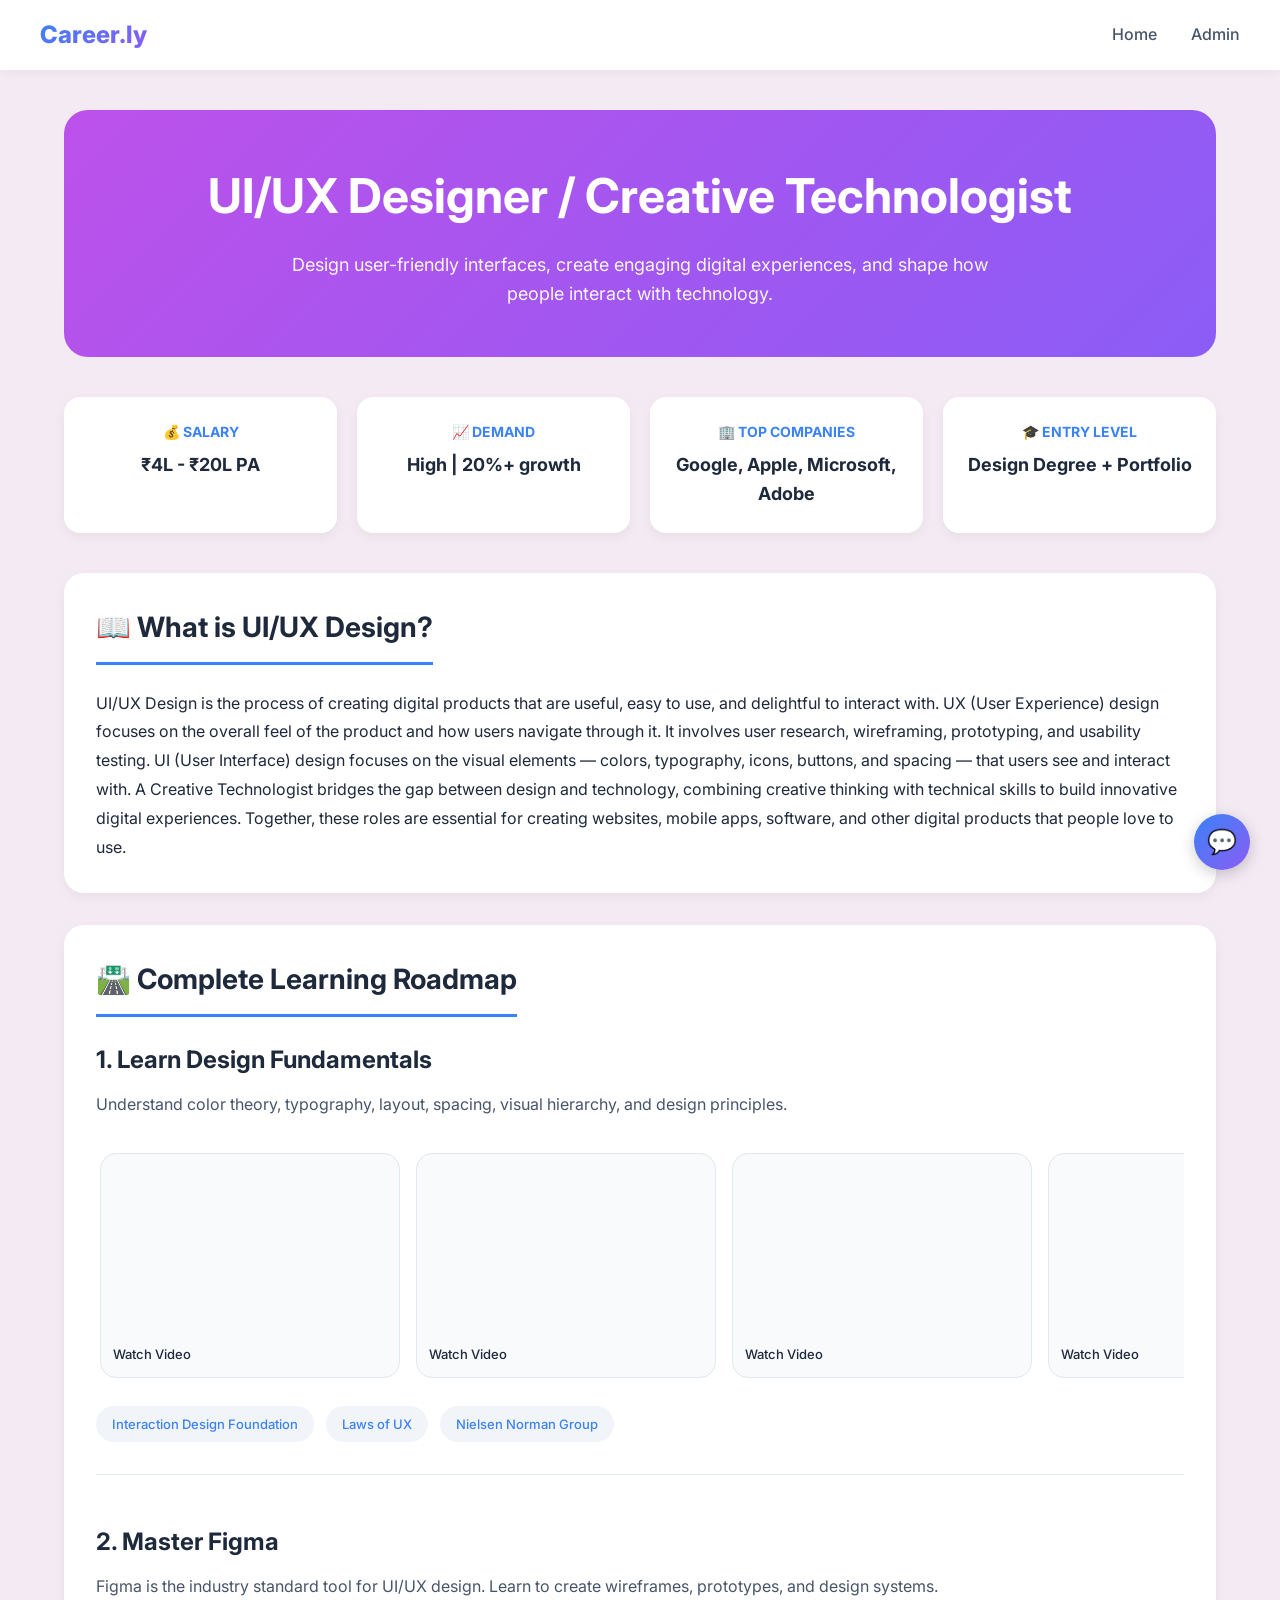
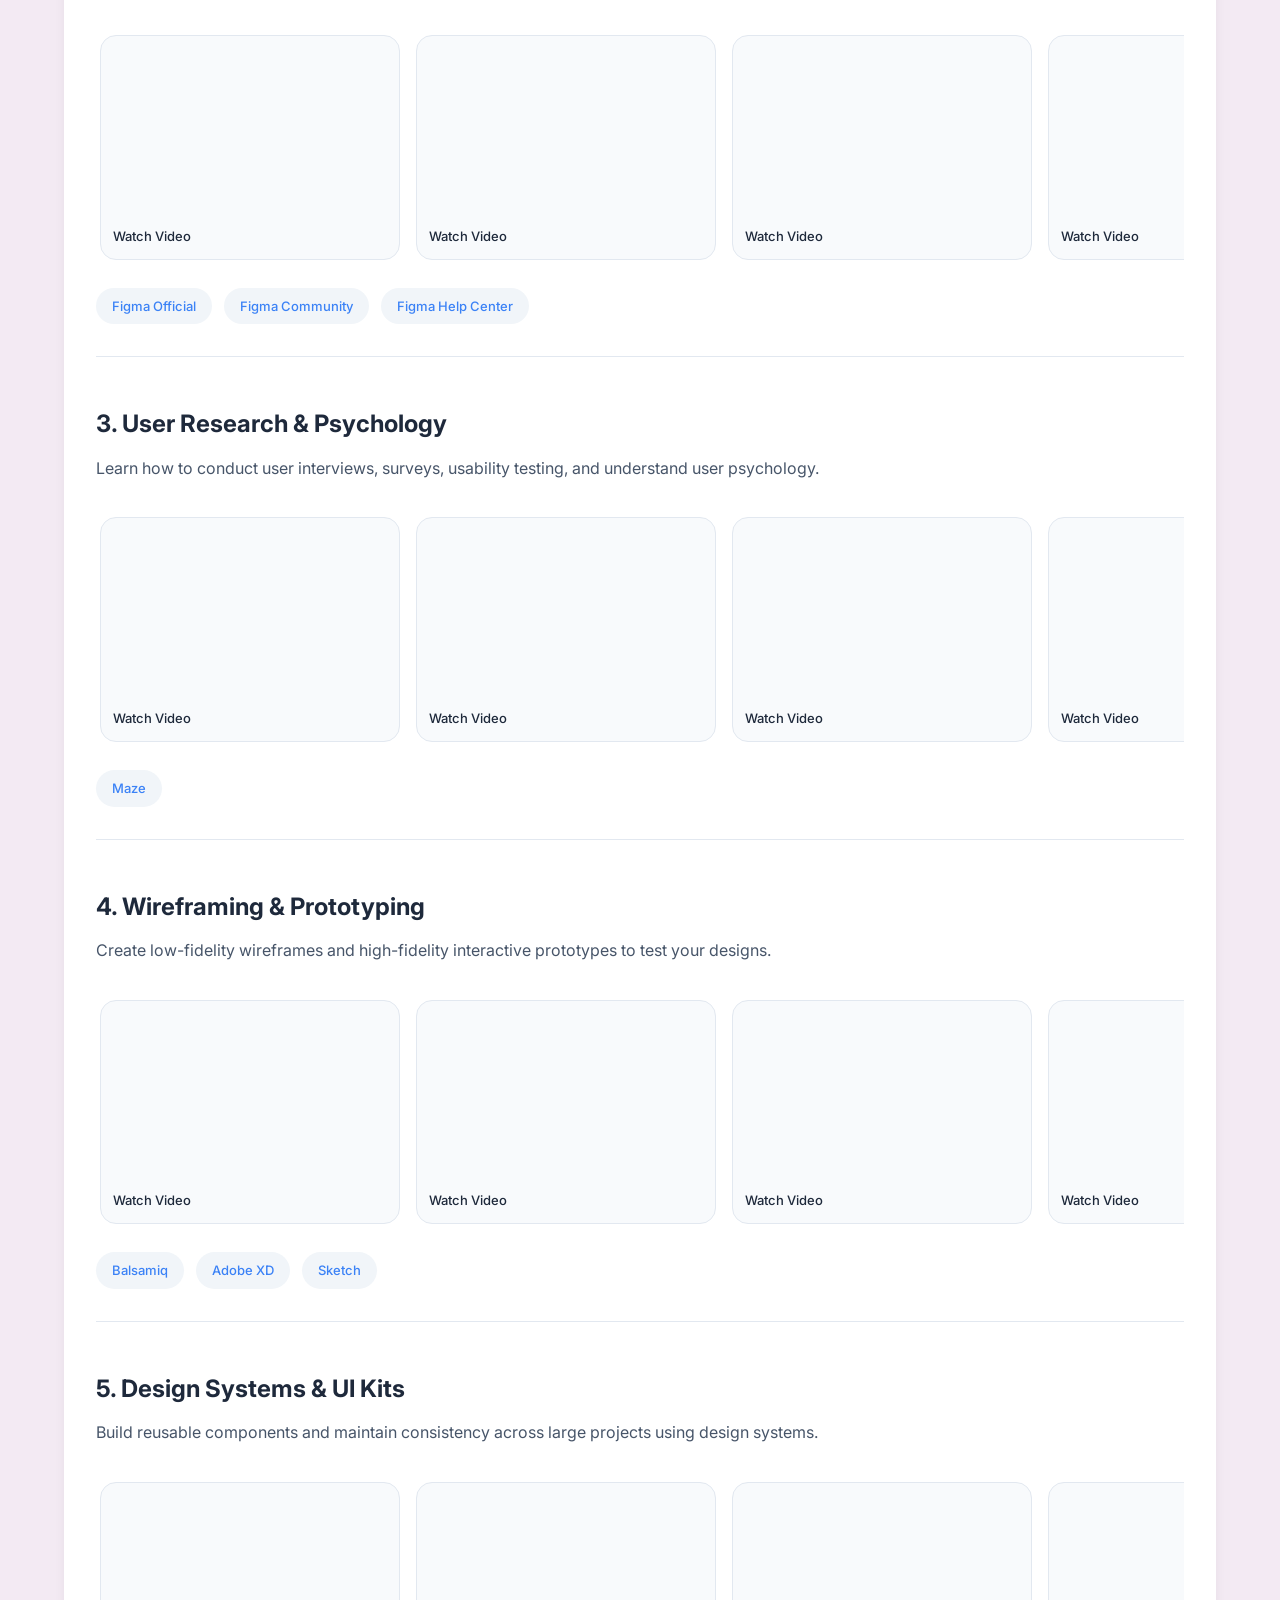
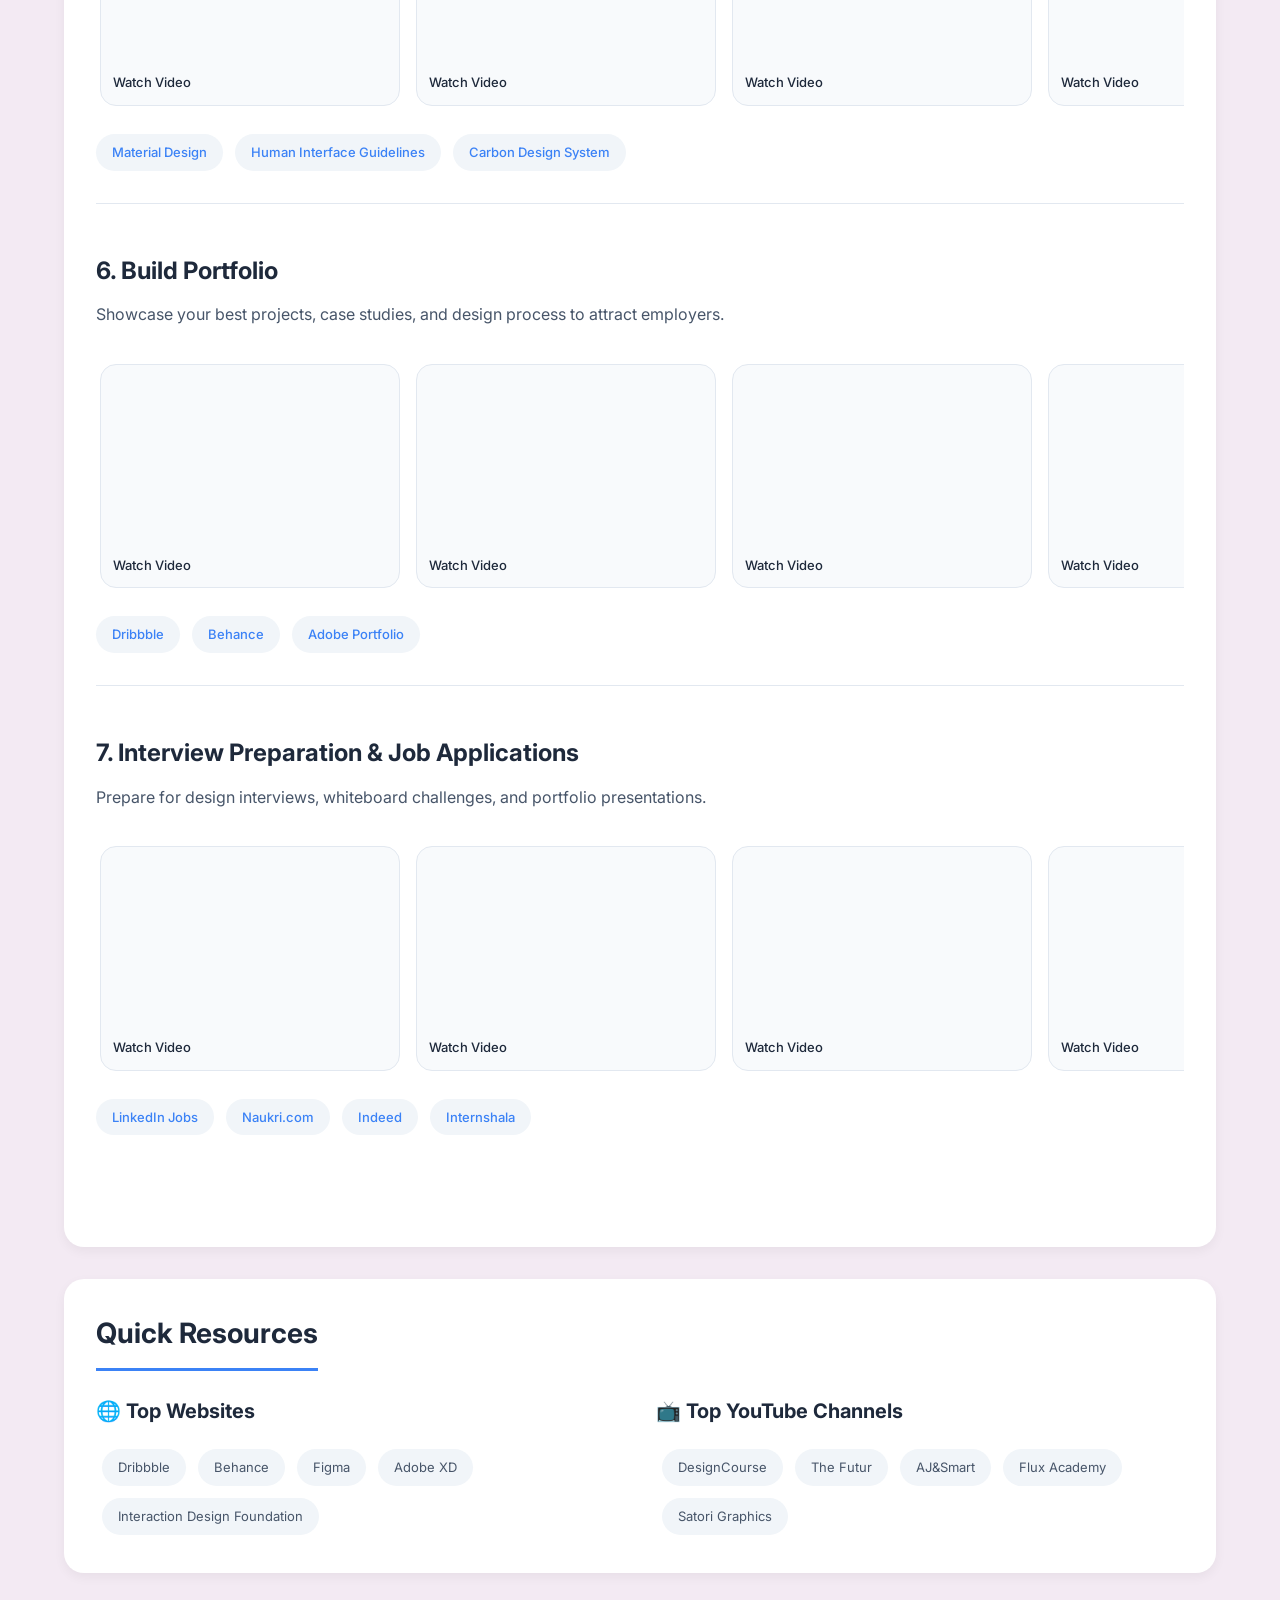
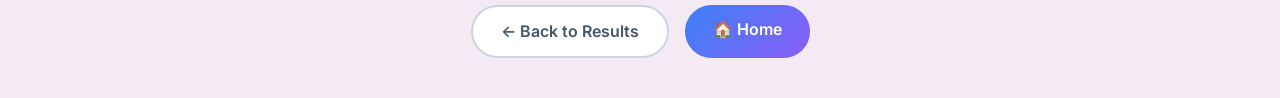
<file: frontend/career_ui_ux.html>
<!DOCTYPE html>
<html lang="en">
<head>
    <meta charset="UTF-8">
    <meta name="viewport" content="width=device-width, initial-scale=1.0">
    <title>UI/UX Designer - Career Guide</title>
    <link href="https://fonts.googleapis.com/css2?family=Inter:wght@300;400;500;600;700;800&display=swap" rel="stylesheet">
    <style>
        * { margin: 0; padding: 0; box-sizing: border-box; }
        body { font-family: 'Inter', sans-serif; background: #f3eaf3; color: #1e293b; line-height: 1.6; }
        
        .navbar {
            background: white;
            padding: 16px 40px;
            display: flex;
            justify-content: space-between;
            align-items: center;
            box-shadow: 0 2px 10px rgba(0,0,0,0.05);
            position: sticky;
            top: 0;
            z-index: 100;
        }
        .logo { font-size: 24px; font-weight: 800; background: linear-gradient(135deg, #3b82f6, #8b5cf6); -webkit-background-clip: text; -webkit-text-fill-color: transparent; }
        .nav-links a { color: #475569; text-decoration: none; margin-left: 30px; font-weight: 500; transition: 0.3s; }
        .nav-links a:hover { color: #3b82f6; }
        
        .container { max-width: 1200px; margin: 0 auto; padding: 40px 24px; }
        
        .hero {
            background: linear-gradient(135deg, #bc51ea, #8b5cf6);
            border-radius: 24px;
            padding: 48px;
            color: white;
            margin-bottom: 40px;
            text-align: center;
        }
        .hero h1 { font-size: 48px; margin-bottom: 16px; }
        .hero p { font-size: 18px; opacity: 0.95; max-width: 700px; margin: 0 auto; }
        
        .info-grid { display: grid; grid-template-columns: repeat(4, 1fr); gap: 20px; margin-bottom: 40px; }
        .info-card {
            background: white;
            padding: 24px;
            border-radius: 16px;
            text-align: center;
            box-shadow: 0 4px 12px rgba(0,0,0,0.05);
        }
        .info-card h4 { font-size: 14px; color: #3b82f6; margin-bottom: 8px; text-transform: uppercase; }
        .info-card p { font-size: 18px; font-weight: 700; color: #1e293b; }
        
        .section {
            background: white;
            border-radius: 20px;
            padding: 32px;
            margin-bottom: 32px;
            box-shadow: 0 4px 12px rgba(0,0,0,0.05);
        }
        .section h2 {
            font-size: 28px;
            margin-bottom: 24px;
            padding-bottom: 12px;
            border-bottom: 3px solid #3b82f6;
            display: inline-block;
        }
        
        .roadmap-item {
            margin-bottom: 48px;
            padding-bottom: 32px;
            border-bottom: 1px solid #e2e8f0;
        }
        .roadmap-item:last-child { border-bottom: none; }
        .step-title { font-size: 24px; font-weight: 700; color: #1e293b; margin-bottom: 12px; }
        .step-desc { color: #475569; margin-bottom: 20px; }
        
        .video-scroll {
            display: flex;
            overflow-x: auto;
            gap: 16px;
            padding: 16px 4px;
            scrollbar-width: thin;
        }
        .video-scroll::-webkit-scrollbar { height: 6px; }
        .video-scroll::-webkit-scrollbar-track { background: #e2e8f0; border-radius: 10px; }
        .video-scroll::-webkit-scrollbar-thumb { background: #3b82f6; border-radius: 10px; }
        
        .video-card {
            min-width: 300px;
            width: 300px;
            background: #f8fafc;
            border-radius: 16px;
            overflow: hidden;
            transition: 0.3s;
            border: 1px solid #e2e8f0;
        }
        .video-card:hover { transform: translateY(-4px); box-shadow: 0 12px 24px rgba(0,0,0,0.1); }
        .video-card iframe { width: 100%; height: 170px; border: none; }
        .video-card .title { padding: 12px; font-size: 13px; font-weight: 500; color: #1e293b; }
        
        .website-list { display: flex; flex-wrap: wrap; gap: 12px; margin-top: 12px; }
        .website-list a {
            background: #f1f5f9;
            padding: 8px 16px;
            border-radius: 30px;
            text-decoration: none;
            color: #3b82f6;
            font-size: 13px;
            font-weight: 500;
            transition: 0.2s;
        }
        .website-list a:hover { background: #3b82f6; color: white; }
        
        .quick-grid { display: grid; grid-template-columns: 1fr 1fr; gap: 32px; }
        .quick-category h3 { font-size: 20px; margin-bottom: 16px; color: #1e293b; }
        .badge-link {
            display: inline-block;
            background: #f1f5f9;
            padding: 8px 16px;
            border-radius: 30px;
            text-decoration: none;
            color: #475569;
            font-size: 13px;
            margin: 6px;
            transition: 0.2s;
        }
        .badge-link:hover { background: #3b82f6; color: white; }
        
        .btn-group { display: flex; gap: 16px; justify-content: center; margin-top: 32px; }
        .btn {
            padding: 12px 28px;
            border-radius: 40px;
            text-decoration: none;
            font-weight: 600;
            transition: 0.3s;
        }
        .btn-primary { background: linear-gradient(135deg, #3b82f6, #8b5cf6); color: white; }
        .btn-primary:hover { transform: translateY(-2px); box-shadow: 0 8px 20px rgba(59,130,246,0.3); }
        .btn-outline { border: 2px solid #cbd5e1; color: #475569; background: white; }
        .btn-outline:hover { border-color: #3b82f6; color: #3b82f6; }
        
        .chat-fab {
            position: fixed;
            bottom: 30px;
            right: 30px;
            width: 56px;
            height: 56px;
            background: linear-gradient(135deg, #3b82f6, #8b5cf6);
            border-radius: 50%;
            display: flex;
            align-items: center;
            justify-content: center;
            cursor: pointer;
            box-shadow: 0 4px 15px rgba(0,0,0,0.2);
            font-size: 24px;
            transition: 0.3s;
        }
        .chat-fab:hover { transform: scale(1.1); }
        
        @media (max-width: 768px) {
            .info-grid { grid-template-columns: 1fr 1fr; }
            .quick-grid { grid-template-columns: 1fr; }
            .hero h1 { font-size: 32px; }
            .navbar { padding: 16px 20px; }
        }
    </style>
</head>
<body>
    <div class="navbar">
        <div class="logo">Career.ly</div>
        <div class="nav-links">
            <a href="/">Home</a>
            <a href="/admin">Admin</a>
        </div>
    </div>

    <div class="container">
        <div class="hero">
            <h1> UI/UX Designer / Creative Technologist</h1>
            <p>Design user-friendly interfaces, create engaging digital experiences, and shape how people interact with technology.</p>
        </div>

        <div class="info-grid">
            <div class="info-card"><h4>💰 Salary</h4><p>₹4L - ₹20L PA</p></div>
            <div class="info-card"><h4>📈 Demand</h4><p>High | 20%+ growth</p></div>
            <div class="info-card"><h4>🏢 Top Companies</h4><p>Google, Apple, Microsoft, Adobe</p></div>
            <div class="info-card"><h4>🎓 Entry Level</h4><p>Design Degree + Portfolio</p></div>
        </div>

        <div class="section">
            <h2>📖 What is UI/UX Design?</h2>
            <p style="font-size: 16px; line-height: 1.8;">UI/UX Design is the process of creating digital products that are useful, easy to use, and delightful to interact with. UX (User Experience) design focuses on the overall feel of the product and how users navigate through it. It involves user research, wireframing, prototyping, and usability testing. UI (User Interface) design focuses on the visual elements — colors, typography, icons, buttons, and spacing — that users see and interact with. A Creative Technologist bridges the gap between design and technology, combining creative thinking with technical skills to build innovative digital experiences. Together, these roles are essential for creating websites, mobile apps, software, and other digital products that people love to use.</p>
        </div>

        <div class="section">
            <h2>🛣️ Complete Learning Roadmap</h2>
            
            <div class="roadmap-item">
                <div class="step-title">1. Learn Design Fundamentals</div>
                <div class="step-desc">Understand color theory, typography, layout, spacing, visual hierarchy, and design principles.</div>
                <div class="video-scroll" id="designVideos"></div>
                <div class="website-list" id="designWebsites"></div>
            </div>

            <div class="roadmap-item">
                <div class="step-title">2. Master Figma</div>
                <div class="step-desc">Figma is the industry standard tool for UI/UX design. Learn to create wireframes, prototypes, and design systems.</div>
                <div class="video-scroll" id="figmaVideos"></div>
                <div class="website-list" id="figmaWebsites"></div>
            </div>

            <div class="roadmap-item">
                <div class="step-title">3. User Research & Psychology</div>
                <div class="step-desc">Learn how to conduct user interviews, surveys, usability testing, and understand user psychology.</div>
                <div class="video-scroll" id="researchVideos"></div>
                <div class="website-list" id="researchWebsites"></div>
            </div>

            <div class="roadmap-item">
                <div class="step-title">4. Wireframing & Prototyping</div>
                <div class="step-desc">Create low-fidelity wireframes and high-fidelity interactive prototypes to test your designs.</div>
                <div class="video-scroll" id="wireframeVideos"></div>
                <div class="website-list" id="wireframeWebsites"></div>
            </div>

            <div class="roadmap-item">
                <div class="step-title">5. Design Systems & UI Kits</div>
                <div class="step-desc">Build reusable components and maintain consistency across large projects using design systems.</div>
                <div class="video-scroll" id="designSystemVideos"></div>
                <div class="website-list" id="designSystemWebsites"></div>
            </div>

            <div class="roadmap-item">
                <div class="step-title">6. Build Portfolio</div>
                <div class="step-desc">Showcase your best projects, case studies, and design process to attract employers.</div>
                <div class="video-scroll" id="portfolioVideos"></div>
                <div class="website-list" id="portfolioWebsites"></div>
            </div>

            <div class="roadmap-item">
                <div class="step-title">7. Interview Preparation & Job Applications</div>
                <div class="step-desc">Prepare for design interviews, whiteboard challenges, and portfolio presentations.</div>
                <div class="video-scroll" id="jobVideos"></div>
                <div class="website-list" id="jobWebsites"></div>
            </div>
        </div>

        <div class="section">
            <h2> Quick Resources</h2>
            <div class="quick-grid">
                <div class="quick-category">
                    <h3>🌐 Top Websites</h3>
                    <div id="quickWebsites"></div>
                </div>
                <div class="quick-category">
                    <h3>📺 Top YouTube Channels</h3>
                    <div id="quickYoutube"></div>
                </div>
            </div>
        </div>

        <div class="btn-group">
            <a href="result.html" class="btn btn-outline">← Back to Results</a>
            <a href="/" class="btn btn-primary">🏠 Home</a>
        </div>
    </div>

    <div class="chat-fab" onclick="window.location.href='/chat'">💬</div>

    <script>
        const resources = {
            design: {
                videos: [
                    "https://www.youtube.com/embed/ODpB9-MCa5s",
                    "https://www.youtube.com/embed/onyB_X3zk6o",
                    "https://www.youtube.com/embed/cUf6Wwz1-q4",
                    "https://www.youtube.com/embed/wW8_5910Cxc",
                ],
                websites: [
                    {name: "Interaction Design Foundation", link: "https://www.interaction-design.org/"},
                    {name: "Laws of UX", link: "https://lawsofux.com/"},
                    {name: "Nielsen Norman Group", link: "https://www.nngroup.com/"}
                ]
            },
            figma: {
                videos: [
                    "https://www.youtube.com/embed/QQv2VlMmBT8",
                    "https://www.youtube.com/embed/uQsyobT2Rv8",
                    "https://www.youtube.com/embed/7VVmqlZvau8",
                    "https://www.youtube.com/embed/bI6q16ffdgQ",
                ],
                websites: [
                    {name: "Figma Official", link: "https://www.figma.com/"},
                    {name: "Figma Community", link: "https://www.figma.com/community"},
                    {name: "Figma Help Center", link: "https://help.figma.com/"}
                ]
            },
            research: {
                videos: [
                    "https://www.youtube.com/embed/rmM0kRf8Dbk",
                    "https://www.youtube.com/embed/OdSgDir6XKs",
                    "https://www.youtube.com/embed/R7urbI0iqb0",
                    "https://www.youtube.com/embed/ocye7eMIcYs",
                ],
                websites: [
                    {name: "Maze", link: "https://maze.co/"}
                ]
            },
            wireframe: {
                videos: [
                    "https://www.youtube.com/embed/jWEE3YYv9BU",
                    "https://www.youtube.com/embed/Dh14MmPBvZA",
                    "https://www.youtube.com/embed/h8SynsOZjzE",
                    "https://www.youtube.com/embed/4_CHZQ1Euek",
                ],
                websites: [
                    {name: "Balsamiq", link: "https://balsamiq.com/"},
                    {name: "Adobe XD", link: "https://www.adobe.com/in/products/xd.html"},
                    {name: "Sketch", link: "https://www.sketch.com/"}
                ]
            },
            designSystem: {
                videos: [
                    "https://www.youtube.com/embed/gnRxVgXsAJM",
                    "https://www.youtube.com/embed/EyeO-yWSkYE",
                    "https://www.youtube.com/embed/opTANvl9G1g",
                    "https://www.youtube.com/embed/N1G5KSEXzDM",
                ],
                websites: [
                    {name: "Material Design", link: "https://material.io/design"},
                    {name: "Human Interface Guidelines", link: "https://developer.apple.com/design/human-interface-guidelines/"},
                    {name: "Carbon Design System", link: "https://carbondesignsystem.com/"}
                ]
            },
            portfolio: {
                videos: [
                    "https://www.youtube.com/embed/5tFJewp3gJY",
                    "https://www.youtube.com/embed/5PrZvPeUw60",
                    "https://www.youtube.com/embed/8UwhoPOO9I0",
                    "https://www.youtube.com/embed/PNG0Qvl-PdQ",
                ],
                websites: [
                    {name: "Dribbble", link: "https://dribbble.com/"},
                    {name: "Behance", link: "https://www.behance.net/"},
                    {name: "Adobe Portfolio", link: "https://portfolio.adobe.com/"}
                ]
            },
            jobs: {
                videos: [
                    "https://www.youtube.com/embed/vu3xcQm7cEo",
                    "https://www.youtube.com/embed/AmdcTuEJ5o4",
                    "https://www.youtube.com/embed/P7iatNxMuGE",
                    "https://www.youtube.com/embed/pBYuHMJyg_g",
                ],
                websites: [
                    {name: "LinkedIn Jobs", link: "https://www.linkedin.com/jobs/"},
                    {name: "Naukri.com", link: "https://www.naukri.com/"},
                    {name: "Indeed", link: "https://www.indeed.com/"},
                    {name: "Internshala", link: "https://internshala.com/"}
                ]
            },
            quickWebsites: [
                {name: "Dribbble", link: "https://dribbble.com/"},
                {name: "Behance", link: "https://www.behance.net/"},
                {name: "Figma", link: "https://www.figma.com/"},
                {name: "Adobe XD", link: "https://www.adobe.com/in/products/xd.html"},
                {name: "Interaction Design Foundation", link: "https://www.interaction-design.org/"}
            ],
            quickYoutube: [
                {name: "DesignCourse", link: "https://www.youtube.com/@DesignCourse"},
                {name: "The Futur", link: "https://www.youtube.com/@TheFutur"},
                {name: "AJ&Smart", link: "https://www.youtube.com/@AJ&Smart"},
                {name: "Flux Academy", link: "https://www.youtube.com/@FluxAcademy"},
                {name: "Satori Graphics", link: "https://www.youtube.com/@SatoriGraphics"}
            ]
        };

        function loadVideos(containerId, videoUrls) {
            const container = document.getElementById(containerId);
            if (!container) return;
            container.innerHTML = "";
            
            videoUrls.forEach(videoUrl => {
                let videoId = videoUrl;
                if (videoUrl.includes("youtube.com/embed/")) {
                    videoId = videoUrl.split("/embed/")[1].split("?")[0];
                } else if (videoUrl.includes("watch?v=")) {
                    videoId = videoUrl.split("watch?v=")[1].split("&")[0];
                }
                
                const card = document.createElement("div");
                card.className = "video-card";
                card.innerHTML = `
                    <iframe 
                        src="https://www.youtube-nocookie.com/embed/${videoId}"
                        width="100%" 
                        height="180" 
                        frameborder="0"
                        referrerpolicy="strict-origin-when-cross-origin"
                        allow="accelerometer; autoplay; clipboard-write; encrypted-media; gyroscope; picture-in-picture; web-share"
                        allowfullscreen>
                    </iframe>
                    <div class="title">Watch Video</div>
                `;
                container.appendChild(card);
            });
        }

        function loadWebsites(containerId, websites) {
            const container = document.getElementById(containerId);
            if (!container) return;
            container.innerHTML = "";
            websites.forEach(site => {
                const link = document.createElement("a");
                link.href = site.link;
                link.target = "_blank";
                link.textContent = site.name;
                container.appendChild(link);
            });
        }

        function loadQuickLinks() {
            const webContainer = document.getElementById("quickWebsites");
            if (webContainer) {
                webContainer.innerHTML = "";
                resources.quickWebsites.forEach(site => {
                    const link = document.createElement("a");
                    link.className = "badge-link";
                    link.href = site.link;
                    link.target = "_blank";
                    link.textContent = site.name;
                    webContainer.appendChild(link);
                });
            }
            
            const ytContainer = document.getElementById("quickYoutube");
            if (ytContainer) {
                ytContainer.innerHTML = "";
                resources.quickYoutube.forEach(channel => {
                    const link = document.createElement("a");
                    link.className = "badge-link";
                    link.href = channel.link;
                    link.target = "_blank";
                    link.textContent = channel.name;
                    ytContainer.appendChild(link);
                });
            }
        }

        // Function calls
        loadVideos("designVideos", resources.design.videos);
        loadWebsites("designWebsites", resources.design.websites);
        loadVideos("figmaVideos", resources.figma.videos);
        loadWebsites("figmaWebsites", resources.figma.websites);
        loadVideos("researchVideos", resources.research.videos);
        loadWebsites("researchWebsites", resources.research.websites);
        loadVideos("wireframeVideos", resources.wireframe.videos);
        loadWebsites("wireframeWebsites", resources.wireframe.websites);
        loadVideos("designSystemVideos", resources.designSystem.videos);
        loadWebsites("designSystemWebsites", resources.designSystem.websites);
        loadVideos("portfolioVideos", resources.portfolio.videos);
        loadWebsites("portfolioWebsites", resources.portfolio.websites);
        loadVideos("jobVideos", resources.jobs.videos);
        loadWebsites("jobWebsites", resources.jobs.websites);
        loadQuickLinks();
    </script>
</body>
</html>
</file>
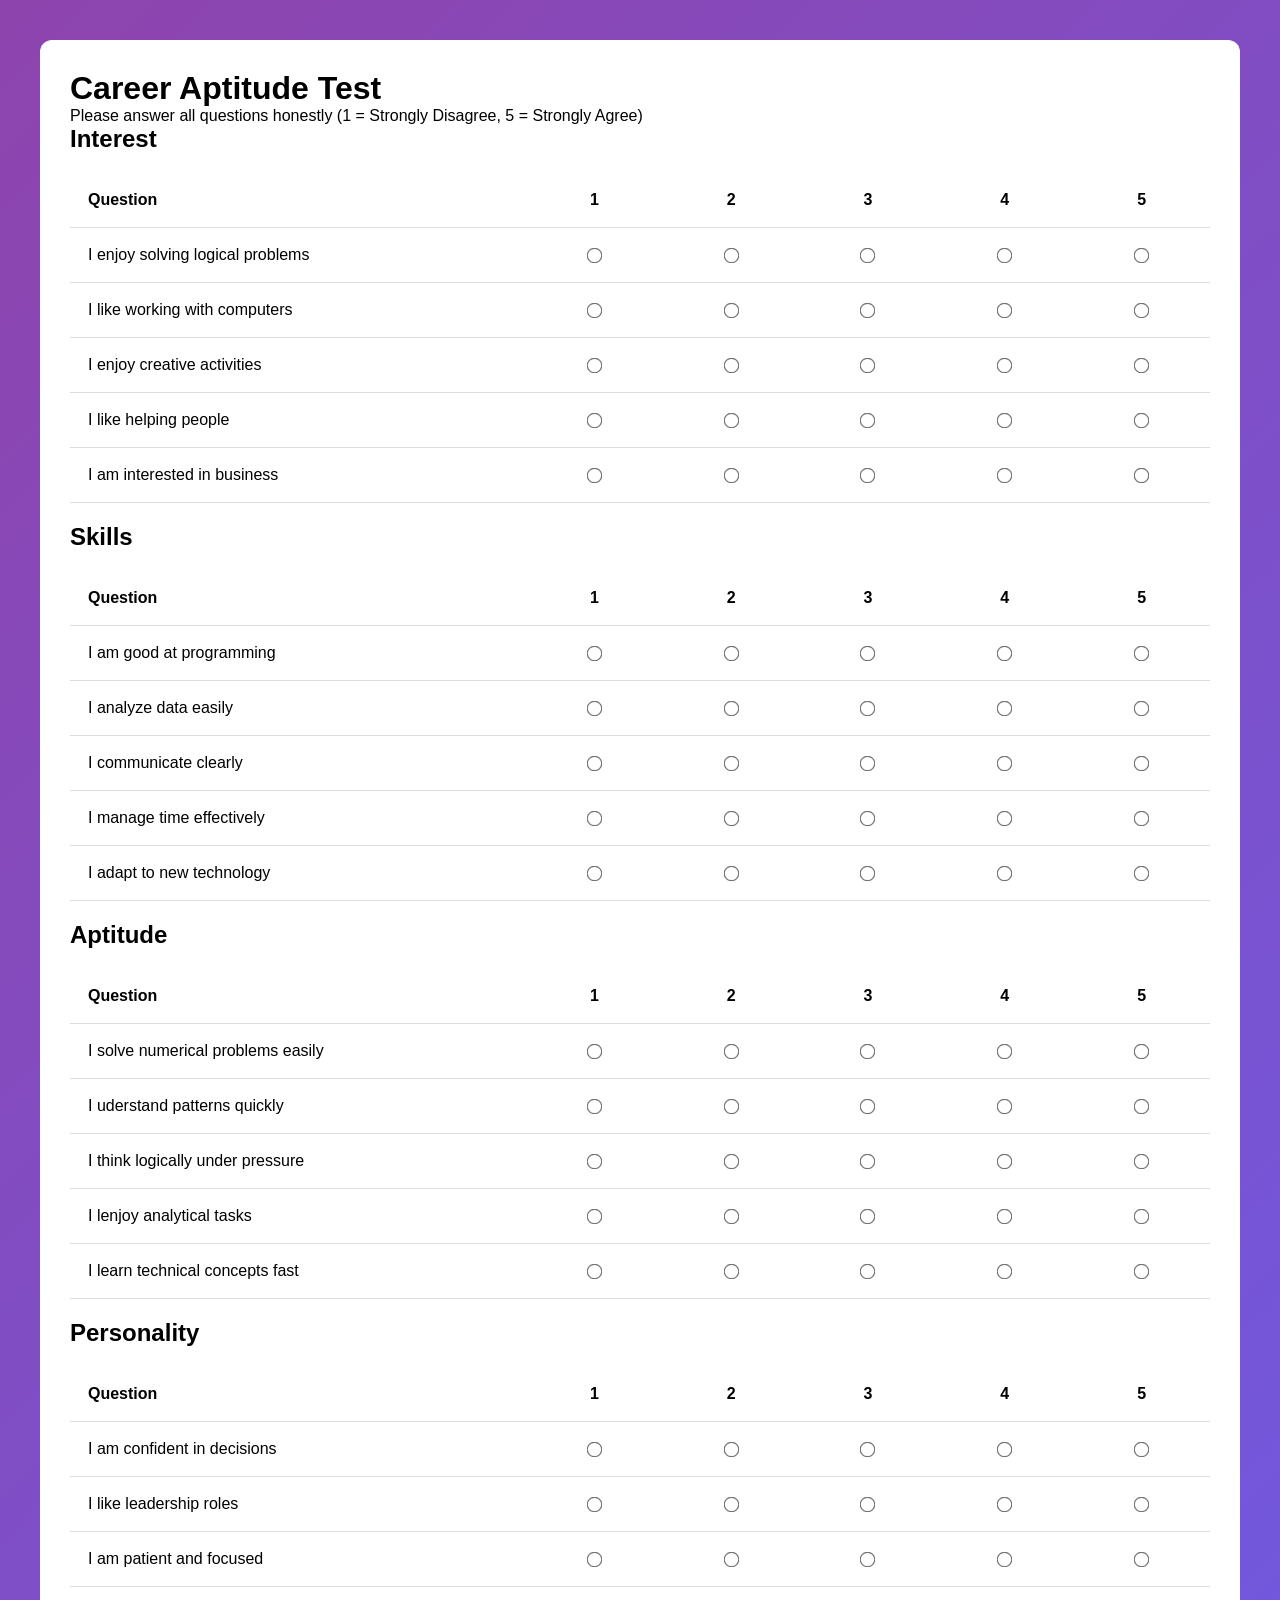
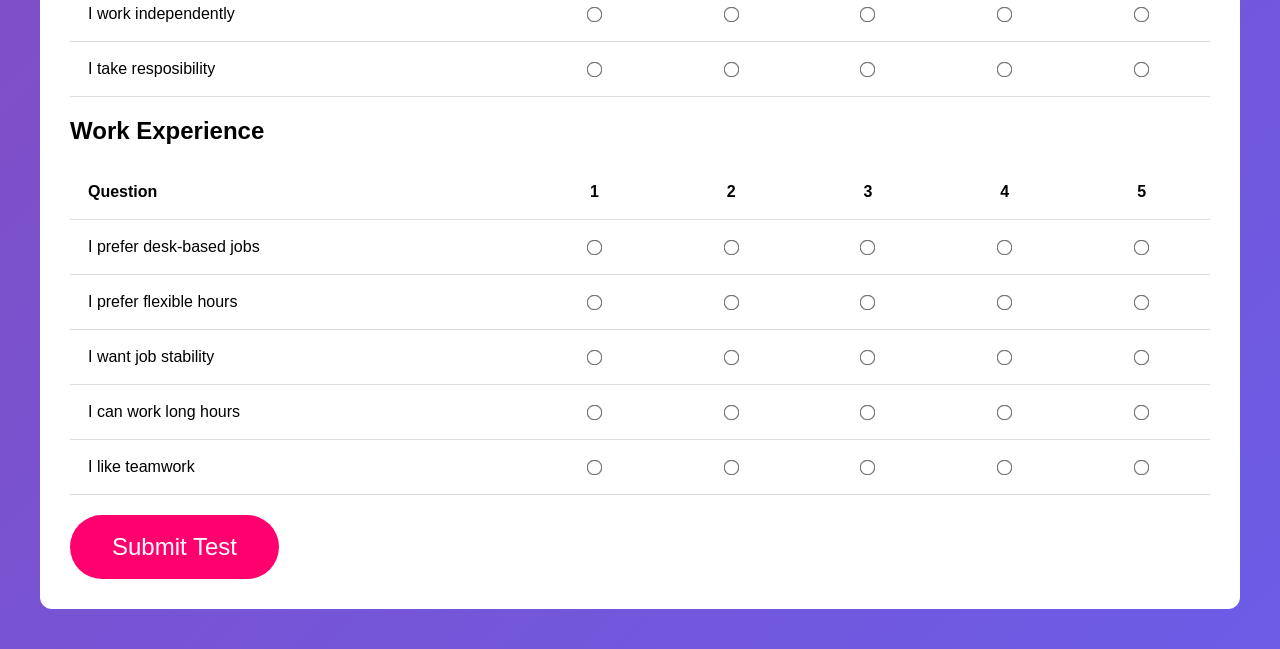
<file: frontend/quiz.html>
<!DOCTYPE html>
<html lang="en">
<head>
  <meta charset="UTF-8" />
  <meta name="viewport" content="width=device-width, initial-scale=1.0" />
  <title>Career Aptitude Test</title>
  <link rel="stylesheet" href="style.css" />
</head>
<body>
  <div class="quiz-container">
    <h1>Career Aptitude Test</h1>
    <p>Please answer all questions honestly (1 = Strongly Disagree, 5 = Strongly Agree)</p>

    <h2>Interest</h2>
    <table>
      <tr><th>Question</th><th>1</th><th>2</th><th>3</th><th>4</th><th>5</th></tr>
      <tr><td>I enjoy solving logical problems</td><td><input type="radio" name="q1" value="1"></td><td><input type="radio" name="q1" value="2"></td><td><input type="radio" name="q1" value="3"></td><td><input type="radio" name="q1" value="4"></td><td><input type="radio" name="q1" value="5"></td></tr>
      <tr><td>I like working with computers</td><td><input type="radio" name="q2" value="1"></td><td><input type="radio" name="q2" value="2"></td><td><input type="radio" name="q2" value="3"></td><td><input type="radio" name="q2" value="4"></td><td><input type="radio" name="q2" value="5"></td></tr>
      <tr><td>I enjoy creative activities</td><td><input type="radio" name="q3" value="1"></td><td><input type="radio" name="q3" value="2"></td><td><input type="radio" name="q3" value="3"></td><td><input type="radio" name="q3" value="4"></td><td><input type="radio" name="q3" value="5"></td></tr>
      <tr><td>I like helping people</td><td><input type="radio" name="q4" value="1"></td><td><input type="radio" name="q4" value="2"></td><td><input type="radio" name="q4" value="3"></td><td><input type="radio" name="q4" value="4"></td><td><input type="radio" name="q4" value="5"></td></tr>
      <tr><td>I am interested in business</td><td><input type="radio" name="q5" value="1"></td><td><input type="radio" name="q5" value="2"></td><td><input type="radio" name="q5" value="3"></td><td><input type="radio" name="q5" value="4"></td><td><input type="radio" name="q5" value="5"></td></tr>
    </table>

    <h2>Skills</h2>
    <table>
      <tr><th>Question</th><th>1</th><th>2</th><th>3</th><th>4</th><th>5</th></tr>
      <tr><td>I am good at programming</td><td><input type="radio" name="q6" value="1"></td><td><input type="radio" name="q6" value="2"></td><td><input type="radio" name="q6" value="3"></td><td><input type="radio" name="q6" value="4"></td><td><input type="radio" name="q6" value="5"></td></tr>
      <tr><td>I analyze data easily</td><td><input type="radio" name="q7" value="1"></td><td><input type="radio" name="q7" value="2"></td><td><input type="radio" name="q7" value="3"></td><td><input type="radio" name="q7" value="4"></td><td><input type="radio" name="q7" value="5"></td></tr>
      <tr><td>I communicate clearly</td><td><input type="radio" name="q8" value="1"></td><td><input type="radio" name="q8" value="2"></td><td><input type="radio" name="q8" value="3"></td><td><input type="radio" name="q8" value="4"></td><td><input type="radio" name="q8" value="5"></td></tr>
      <tr><td>I manage time effectively</td><td><input type="radio" name="q9" value="1"></td><td><input type="radio" name="q9" value="2"></td><td><input type="radio" name="q9" value="3"></td><td><input type="radio" name="q9" value="4"></td><td><input type="radio" name="q9" value="5"></td></tr>
      <tr><td>I adapt to new technology</td><td><input type="radio" name="q10" value="1"></td><td><input type="radio" name="q10" value="2"></td><td><input type="radio" name="q10" value="3"></td><td><input type="radio" name="q10" value="4"></td><td><input type="radio" name="q10" value="5"></td></tr>
    </table>

    <h2>Aptitude</h2>
    <table>
      <tr><th>Question</th><th>1</th><th>2</th><th>3</th><th>4</th><th>5</th></tr>
      <tr><td>I solve numerical problems easily</td><td><input type="radio" name="q11" value="1"></td><td><input type="radio" name="q11" value="2"></td><td><input type="radio" name="q11" value="3"></td><td><input type="radio" name="q11" value="4"></td><td><input type="radio" name="q11" value="5"></td></tr>
      <tr><td>I uderstand patterns quickly</td><td><input type="radio" name="q12" value="1"></td><td><input type="radio" name="q12" value="2"></td><td><input type="radio" name="q12" value="3"></td><td><input type="radio" name="q12" value="4"></td><td><input type="radio" name="q12" value="5"></td></tr>
      <tr><td>I think logically under pressure</td><td><input type="radio" name="q13" value="1"></td><td><input type="radio" name="q13" value="2"></td><td><input type="radio" name="q13" value="3"></td><td><input type="radio" name="q13" value="4"></td><td><input type="radio" name="q13" value="5"></td></tr>
      <tr><td>I lenjoy analytical tasks</td><td><input type="radio" name="q14" value="1"></td><td><input type="radio" name="q14" value="2"></td><td><input type="radio" name="q14" value="3"></td><td><input type="radio" name="q14" value="4"></td><td><input type="radio" name="q14" value="5"></td></tr>
      <tr><td>I learn technical concepts fast</td><td><input type="radio" name="q15" value="1"></td><td><input type="radio" name="q15" value="2"></td><td><input type="radio" name="q15" value="3"></td><td><input type="radio" name="q15" value="4"></td><td><input type="radio" name="q15" value="5"></td></tr>
    </table>

    <h2>Personality</h2>
    <table>
      <tr><th>Question</th><th>1</th><th>2</th><th>3</th><th>4</th><th>5</th></tr>
      <tr><td>I am confident in decisions</td><td><input type="radio" name="q16" value="1"></td><td><input type="radio" name="q16" value="2"></td><td><input type="radio" name="q16" value="3"></td><td><input type="radio" name="q16" value="4"></td><td><input type="radio" name="q16" value="5"></td></tr>
      <tr><td>I like leadership roles</td><td><input type="radio" name="q17" value="1"></td><td><input type="radio" name="q17" value="2"></td><td><input type="radio" name="q17" value="3"></td><td><input type="radio" name="q17" value="4"></td><td><input type="radio" name="q17" value="5"></td></tr>
      <tr><td>I am patient and focused</td><td><input type="radio" name="q18" value="1"></td><td><input type="radio" name="q18" value="2"></td><td><input type="radio" name="q18" value="3"></td><td><input type="radio" name="q18" value="4"></td><td><input type="radio" name="q18" value="5"></td></tr>
      <tr><td>I work independently</td><td><input type="radio" name="q19" value="1"></td><td><input type="radio" name="q19" value="2"></td><td><input type="radio" name="q19" value="3"></td><td><input type="radio" name="q19" value="4"></td><td><input type="radio" name="q19" value="5"></td></tr>
      <tr><td>I take resposibility</td><td><input type="radio" name="q20" value="1"></td><td><input type="radio" name="q20" value="2"></td><td><input type="radio" name="q20" value="3"></td><td><input type="radio" name="q20" value="4"></td><td><input type="radio" name="q20" value="5"></td></tr>
    </table>

    <h2>Work Experience</h2>
    <table>
      <tr><th>Question</th><th>1</th><th>2</th><th>3</th><th>4</th><th>5</th></tr>
      <tr><td>I prefer desk-based jobs</td><td><input type="radio" name="q21" value="1"></td><td><input type="radio" name="q21" value="2"></td><td><input type="radio" name="q21" value="3"></td><td><input type="radio" name="q21" value="4"></td><td><input type="radio" name="q21" value="5"></td></tr>
      <tr><td>I prefer flexible hours</td><td><input type="radio" name="q22" value="1"></td><td><input type="radio" name="q22" value="2"></td><td><input type="radio" name="q22" value="3"></td><td><input type="radio" name="q22" value="4"></td><td><input type="radio" name="q22" value="5"></td></tr>
      <tr><td>I want job stability</td><td><input type="radio" name="q23" value="1"></td><td><input type="radio" name="q23" value="2"></td><td><input type="radio" name="q23" value="3"></td><td><input type="radio" name="q23" value="4"></td><td><input type="radio" name="q23" value="5"></td></tr>
      <tr><td>I can work long hours</td><td><input type="radio" name="q24" value="1"></td><td><input type="radio" name="q24" value="2"></td><td><input type="radio" name="q24" value="3"></td><td><input type="radio" name="q24" value="4"></td><td><input type="radio" name="q24" value="5"></td></tr>
      <tr><td>I like teamwork</td><td><input type="radio" name="q25" value="1"></td><td><input type="radio" name="q25" value="2"></td><td><input type="radio" name="q25" value="3"></td><td><input type="radio" name="q25" value="4"></td><td><input type="radio" name="q25" value="5"></td></tr>
    </table>

    <button class="btn" onclick="submitQuiz()">Submit Test</button>
  </div>
  <script src="script.js"></script>
</body>
</html>
</file>
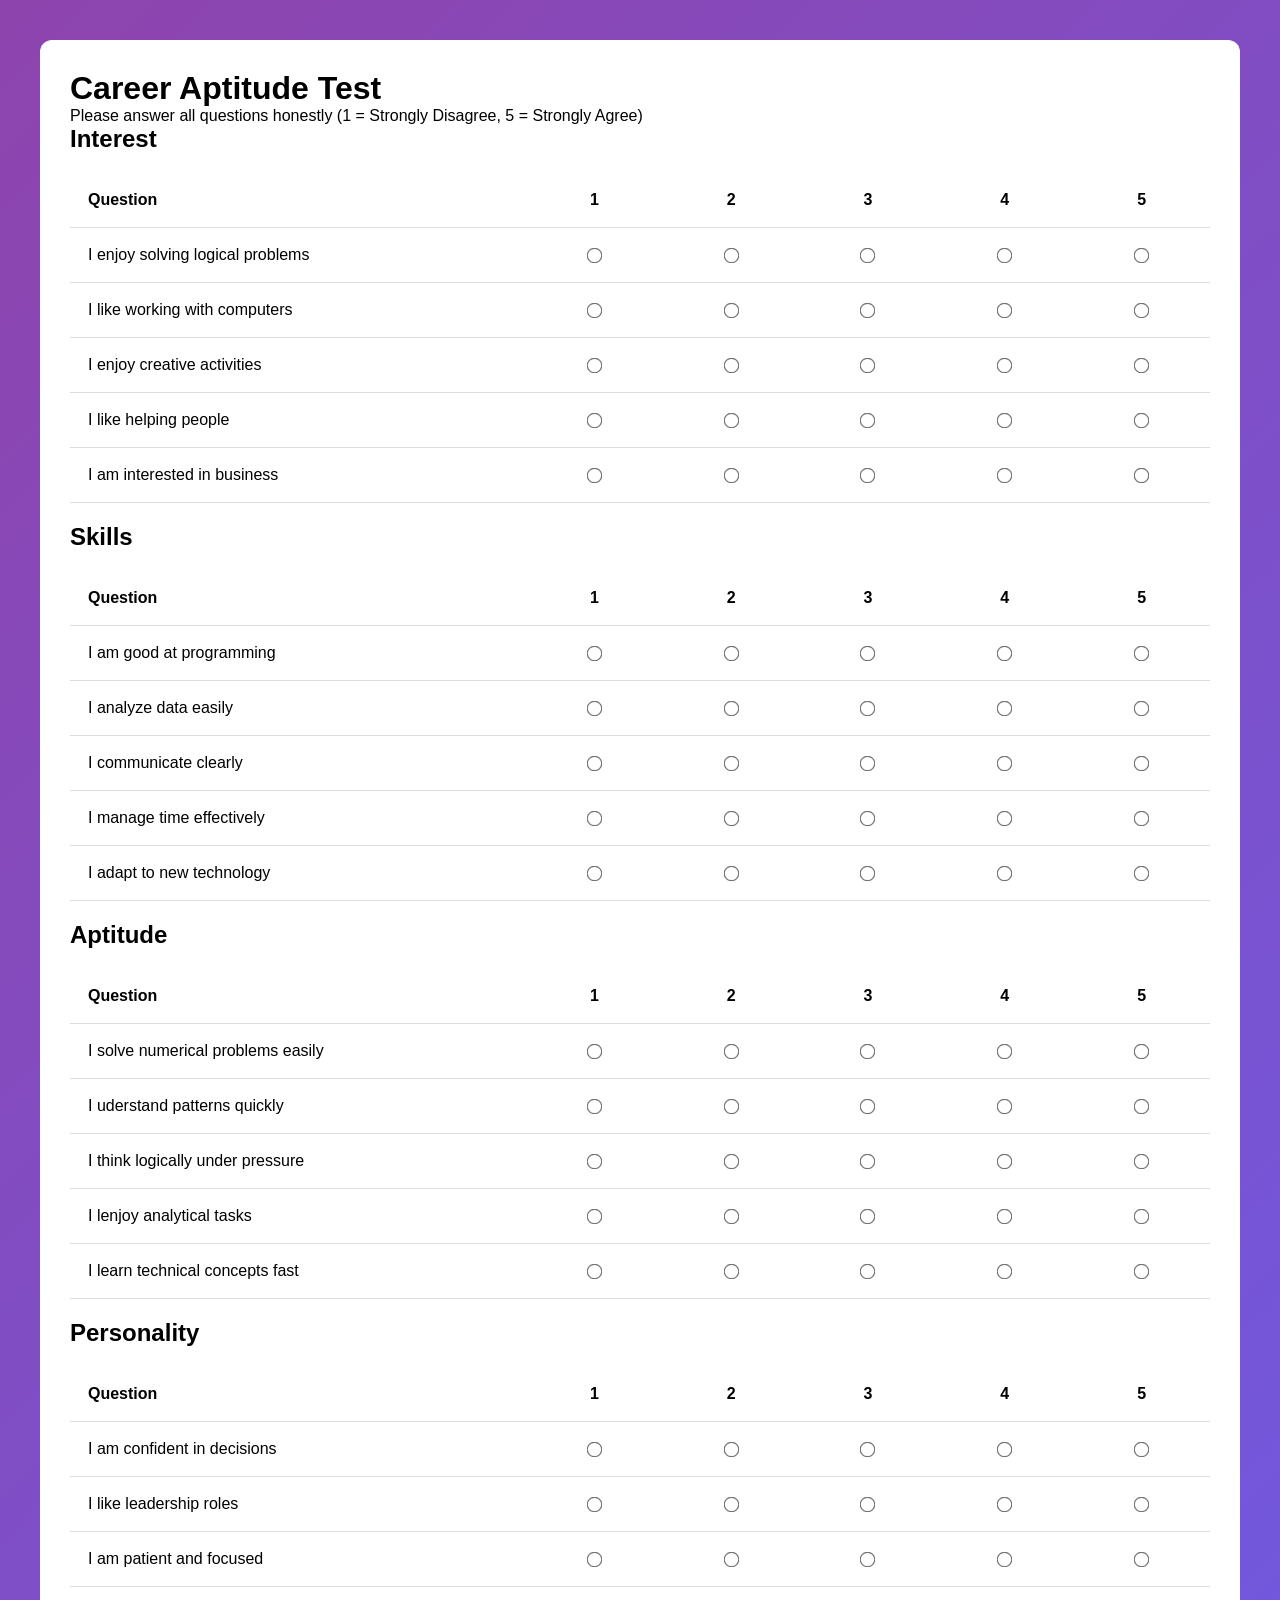
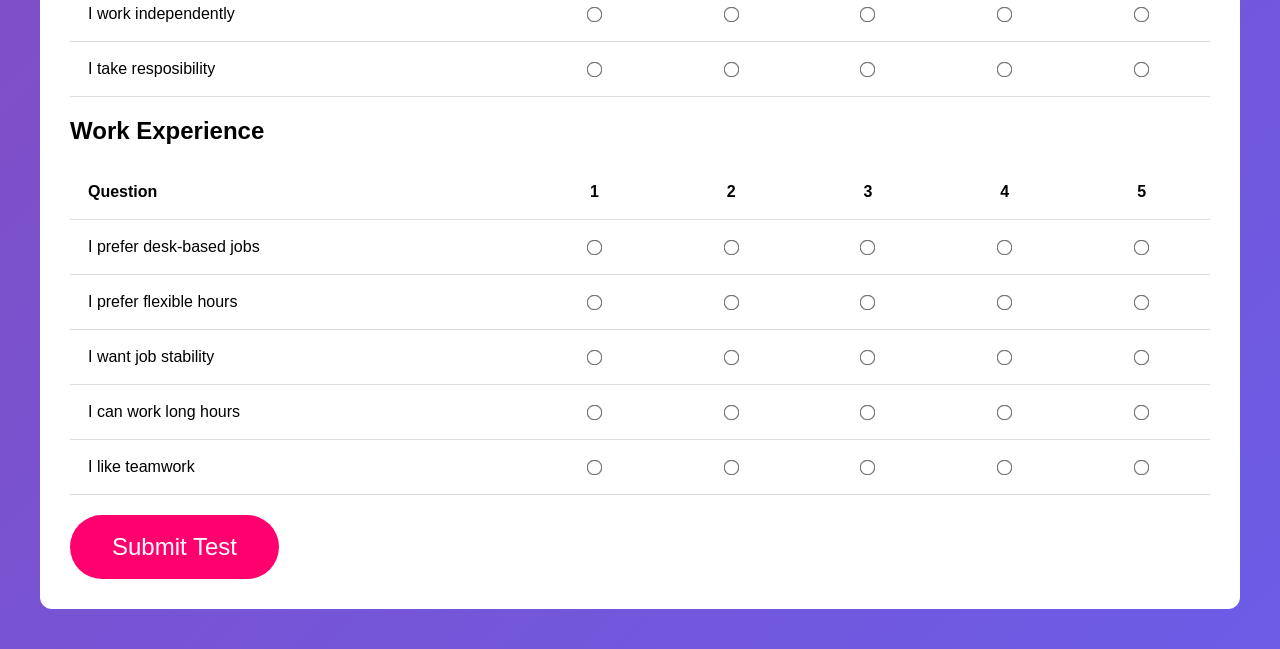
<file: frontend/result.html>
<!DOCTYPE html>
<html lang="en">
<head>
    <meta charset="UTF-8">
    <meta name="viewport" content="width=device-width, initial-scale=1.0">
    <title>Career Result</title>

    <link href="https://fonts.googleapis.com/css2?family=Poppins:wght@300;400;600&display=swap" rel="stylesheet">

    <style>
       body {
                font-family: 'Poppins', sans-serif;
                margin: 0;

                /*  Smooth modern gradient */
                background: linear-gradient(135deg, #151e32, #391e8a, #312e81);
                color: white;

                display: flex;
                justify-content: center;
                align-items: center;
                min-height: 100vh;
            }

            /* Container */
            .container {
                margin: 40px 0;
                width: 90%;
                max-width: 1000px;
                padding: 30px;

                /*  Glass effect */
                background: rgba(255, 255, 255, 0.05);
                border-radius: 20px;
                backdrop-filter: blur(15px);

                border: 1px solid rgba(255,255,255,0.1);
                box-shadow: 0 15px 50px rgba(0,0,0,0.6);
            }

            /* Heading */
            h1 {
                text-align: center;
                font-size: 34px;
                margin-bottom: 10px;
                letter-spacing: 1px;
            }

            /* Career Highlight */
            .career {
                text-align: center;
                font-size: 32px;
                font-weight: 700;
                color: #ffd60a;
                margin-bottom: 30px;
                text-shadow: 0 0 15px rgba(255, 214, 10, 0.6);
            }

            /* Cards */
            .card {
                background: rgba(255, 255, 255, 0.07);
                padding: 22px;
                border-radius: 18px;
                margin-top: 20px;

                backdrop-filter: blur(12px);
                border: 1px solid rgba(255,255,255,0.15);

                transition: all 0.3s ease;
                text-align: center;
            }

            /* Hover effect */
            .card:hover {
                transform: translateY(-8px);
                box-shadow: 0 15px 35px rgba(0,0,0,0.5);
            }

            /* Grid */
            .grid {
                display: grid;
                grid-template-columns: repeat(auto-fit, minmax(300px, 1fr));
                gap: 25px;
            }

            /* Description */
            #description {
                text-align: center;
                font-size: 16px;
                line-height: 1.7;
                color: #e2e8f0;
            }

            /* Roadmap */
            #roadmap {
                text-align: center;
                line-height: 1.9;
                color: #cbd5f5;
            }
         

            .video-card:hover {
                transform: scale(1.04);
            }

            /* Video */
            .video-card iframe {
                width: 100%;
                height: 200px;
                border-radius: 10px;
            }

            /* Title */
            .video-title {
                margin-top: 10px;
                font-size: 14px;
                color: #d1d5db;
            }

            /* Links (UNCHANGED HOVER ✅) */
            a {
                display: block;
                width: 75%;
                margin: 10px auto;
                text-decoration: none;
                color: white;
                background: rgba(14, 13, 19, 0.321);
                padding: 14px 10px;
                border-radius: 10px;
                transition: 0.3s;
            }

            /* ❌ Hover NOT changed (as you said) */
            a:hover {
                background: linear-gradient(45deg, #416aff, #ff4b2b);
                transform: scale(1.05);
            }

            /* Button */
            .btn {
                display: block;
                margin: 40px auto;
                padding: 14px 35px;
                border-radius: 30px;
                border: none;

                background: linear-gradient(45deg, #06b6d4, #3b82f6);
                color: white;

                font-size: 16px;
                cursor: pointer;

                transition: 0.3s;
                box-shadow: 0 5px 20px rgba(59, 130, 246, 0.5);
            }

            .btn:hover {
                transform: scale(1.08);
                box-shadow: 0 10px 30px rgba(59, 130, 246, 0.7);
            }

            .carousel-wrapper {
                position: relative;
                display: flex;
                align-items: center;
                width: 100%;
            }

            .carousel {
                overflow: hidden;
                width: 100%;
            }

            .carousel-track {
                display: flex;
                gap: 15px;
                overflow-x: auto;
                scroll-behavior: smooth;
                padding: 10px;
                scroll-snap-type: x mandatory;
                width: 100%;
            }

            .carousel-track::-webkit-scrollbar {
                display: none;
            }

            /* video card */
            .video-card {
                min-width: 300px;
                max-width: 300px;
                flex: 0 0 auto;
                scroll-snap-align: start;
                background: rgba(0,0,0,0.35);
                padding: 12px;
                border-radius: 12px;
                transition: 0.3s;
            }

            /* BUTTONS (OUTSIDE feel) */
            .nav {
                position: absolute;
                top: 50%;
                transform: translateY(-50%);
                z-index: 10;

                background: rgba(0,0,0,0.4);
                border: none;
                color: white;

                width: 45px;
                height: 45px;
                border-radius: 50%;
                cursor: pointer;
            }

            /* Hover effect */
            .nav:hover {
                background: linear-gradient(45deg, #3b82f6, #06b6d4);
                transform: translateY(-50%) scale(1.1);
            }

            .left {
                position: absolute;
                left: 10px;
                z-index: 20;
            }

            .right {
                position: absolute;
                right: 10px;
                z-index: 20;
            }
    </style>
    </head>

        <body>

        <div class="container">

        <h1>Your Career Suggestion</h1>
        <div class="career" id="career"></div>

        <div class="card">
            <h2>📖 Description</h2>
            <div id="description"></div>
        </div>

        <div class="card">
            <h2>🛣️ Roadmap</h2>
            <div id="roadmap"></div>
        </div>

        <div class="card">
            <h2>🌐 Learning Websites</h2>
            <div id="websites"></div>
        </div>

       <div class="card">
        <h2>🎥 Videos (watch here)</h2>

            <div class="carousel-wrapper">
                <button class="nav left" onclick="scrollVideosLeft(-320)">❮</button>

                <div class="carousel">
                    <div id="videos" class="carousel-track"></div>
                </div>

                <button class="nav right" onclick="scrollVideosRight(320)">❯</button>
            </div>

        </div>

        <div style="display: flex; flex-direction: column; gap: 15px; align-items: center; margin-top: 30px;">
            <button class="btn" onclick="viewDetailPage()">📊 View Detailed Career Analysis</button>
            <!-- <button class="btn" onclick="goHome()">Back to Home</button> -->
        </div>

        </div>

        <script>

            // ==========================
            // LOAD DATA
            // ==========================
            const data = JSON.parse(localStorage.getItem("careerResults"));

            if (!data) {
                alert("No data found!");
                window.location.href = "quiz.html";
            }

            // show career
            document.getElementById("career").innerText = data.career;

            // description
            document.getElementById("description").innerText = data.description;

            // roadmap
            let roadmapHTML = "";
            data.roadmap.forEach(step => {
                roadmapHTML += "✔ " + step + "<br>";
            });
            document.getElementById("roadmap").innerHTML = roadmapHTML;


            // ==========================
            // LOAD VIDEOS FROM BACKEND
            // ==========================
            loadVideos(data.career);

            async function loadVideos(career) {

                let res = await fetch("http://127.0.0.1:5000/get-resources", {
                    method: "POST",
                    headers: {"Content-Type": "application/json"},
                    body: JSON.stringify({career: career})
                });

                let result = await res.json();

                // =======================
                // 🎥 VIDEOS
                // =======================
                const videoContainer = document.getElementById("videos");
                videoContainer.innerHTML = "";

                if (result.videos && result.videos.length > 0) {

                    result.videos.forEach(v => {

                        let videoId = v.videoId || v.link?.split("v=")[1];

                        let div = document.createElement("div");
                        div.classList.add("video-card");

                        div.innerHTML = `
                            <iframe 
                                src="https://www.youtube.com/embed/${videoId}" 
                                frameborder="0" 
                                allowfullscreen>
                            </iframe>
                            <div class="video-title">${v.title}</div>
                        `;

                        videoContainer.appendChild(div);
                    });

                } else {
                    videoContainer.innerHTML = "No videos found";
                }


                // =======================
                // 🌐 WEBSITES (NEW ADD)
                // =======================
                const websiteContainer = document.getElementById("websites");
                websiteContainer.innerHTML = "";

                if (result.websites && result.websites.length > 0) {

                    result.websites.forEach(w => {

                        let div = document.createElement("div");

                        div.innerHTML = `
                            <a href="${w.link}" target="_blank">
                                ${w.name}
                            </a>
                        `;

                        websiteContainer.appendChild(div);
                    });

                } else {
                    websiteContainer.innerHTML = "No websites found";
                }
            }

            function scrollVideosLeft() {
                const track = document.getElementById("videos");
                track.scrollBy({ left: -320, behavior: "smooth" });
            }

            function scrollVideosRight() {
                const track = document.getElementById("videos");
                track.scrollBy({ left: 320, behavior: "smooth" });
            }
            // ==========================
            // BACK BUTTON
            // ==========================

            function viewDetailPage() {
                const data = JSON.parse(localStorage.getItem("careerResults"));
                if (!data) {
                    alert("No career data found!");
                    return;
                }
                // Simple encode - special characters handle karne ke liye
                const careerEncoded = encodeURIComponent(data.career);
                window.location.href = `http://127.0.0.1:5000/career/${careerEncoded}`;
            }
            // function goHome() {
            //     window.location.href = "index.html";
            // }

        </script>

    </body>
</html>
</file>
<file: frontend/style.css>
* {
  box-sizing: border-box;
  margin: 0;
  padding: 0;
}

body {
  font-family: Arial, sans-serif;
  background: linear-gradient(135deg, #8e44ad, #6c5ce7);
  min-height: 100vh;
  color: white;
  overflow-x: hidden;
}
nav {
  display: flex;
  justify-content: space-between;
  align-items: center;
  padding: 20px 80px;
  background: rgba(111, 66, 193, 0.95);
}

.logo {
  font-size: 38px;
  font-weight: bold;
}
ul {
  display: flex;
  gap: 30px;
  list-style: none;
  font-size: 18px;
}

.hero {
  min-height: calc(100vh - 80px);
  display: flex;
  align-items: center;
  justify-content: space-between;
  padding: 60px 80px;
}
.left {
  max-width: 650px;
}

.left h1 {
  font-size: 64px;
  margin-bottom: 20px;
}

.left p {
  font-size: 28px;
  line-height: 1.5;
  margin-bottom: 35px;
}
.btn {
  background: #ff006e;
  border: none;
  color: white;
  padding: 18px 42px;
  border-radius: 40px;
  font-size: 24px;
  cursor: pointer;
  transition: 0.3s;
}

.btn:hover {
  transform: scale(1.05);
}
.right {
  width: 420px;
  height: 420px;
  border-radius: 50%;
  background: rgba(255, 255, 255, 0.12);
  display: flex;
  align-items: center;
  justify-content: center;
  font-size: 140px;
}

@media (max-width: 900px) {
  .hero {
    flex-direction: column;
    text-align: center;
    gap: 40px;
  }
  .left h1 {
    font-size: 42px;
  }

  .left p {
    font-size: 22px;
  }

  nav {
    padding: 20px;
  }

  ul {
    gap: 15px;
    font-size: 14px;
  }
}
.quiz-container {
  max-width: 1200px;
  margin: 40px auto;
  background: white;
  color: black;
  padding: 30px;
  border-radius: 12px;
}

table {
  width: 100%;
  border-collapse: collapse;
  margin: 20px 0;
  table-layout: fixed;
}

th, td {
  border-bottom: 1px solid #ddd;
  padding: 18px;
  text-align: center;
  
}

th:first-child, td:first-child {
  text-align: left;
  width: 40%;
}

td:not(:first-child), th:not(:first-child) {
  width: 12%;  /* ⭐ sab columns equal */
}

td {
  text-align: center;
  vertical-align: middle;
}

td input[type="radio"] {
  display: block;
  margin: auto;
  transform: scale(1.2);
  cursor: pointer;
}
</file>
